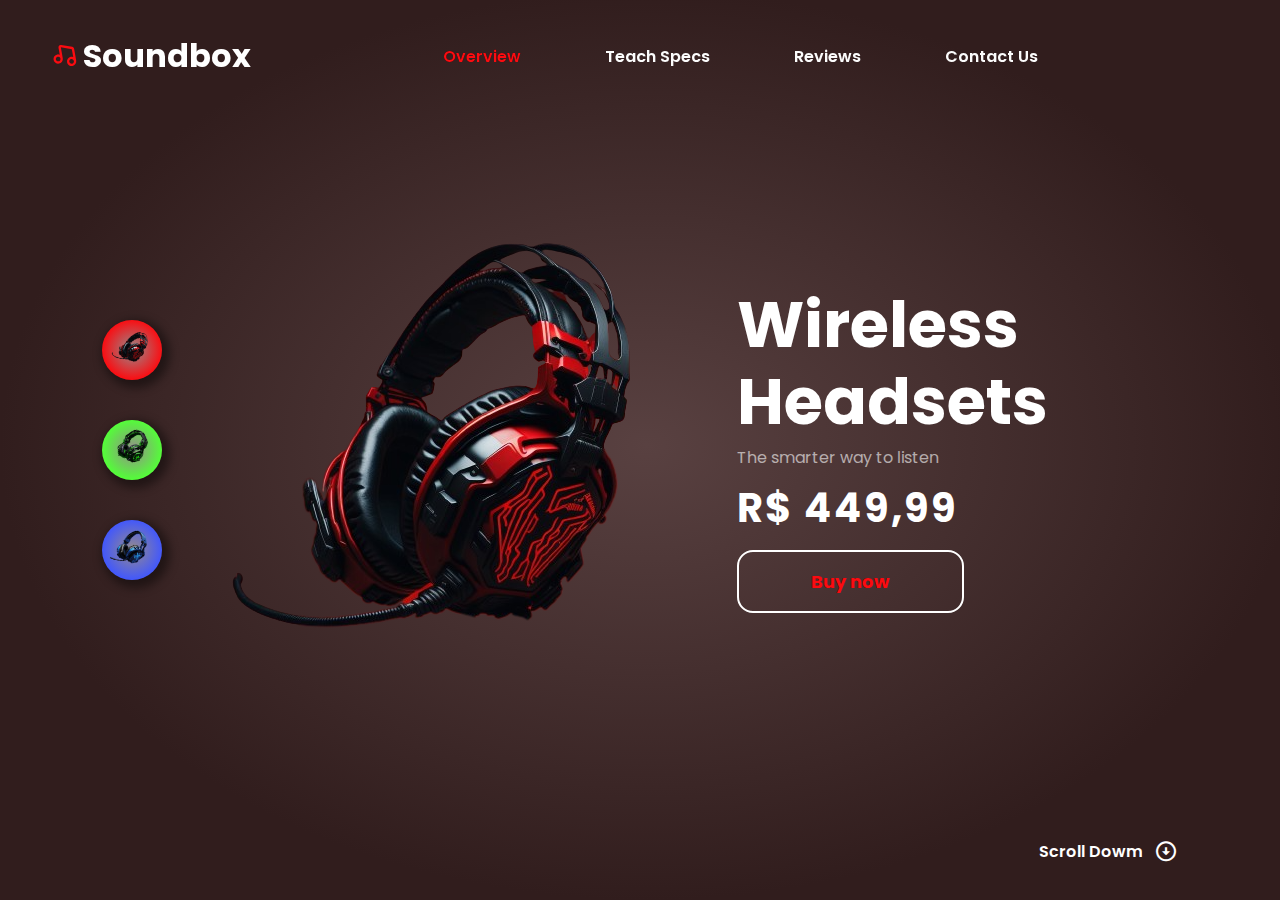
<file: headphone/index.html>
<!DOCTYPE html>
<html lang="pt-br">

<head>
    <meta charset="UTF-8">
    <meta name="viewport" content="width=device-width, initial-scale=1.0">
    <link rel="stylesheet" href="style.css">
    <link rel="stylesheet" href="https://cdn.jsdelivr.net/npm/boxicons@latest/css/boxicons.min.css">
    <link rel="stylesheet" href="https://unpkg.com/boxicons@latest/css/boxicons.min.css">
    <script defer src="script.js"></script>
    <title>Headphone responsive</title>
</head>

<body>
    <!-- header design -->
    <header>
        <a href="#" class="logo"><i class='bx bx-music'></i>Soundbox</a>
        <ul class="navbar">
            <li><a href="#" class="active">Overview</a></li>
            <li><a href="#">Teach Specs</a></li>
            <li><a href="#">Reviews</a></li>
            <li><a href="#">Contact Us</a></li>
        </ul>

        <div class="header-icons">
            <i class="bx bx-cart" id="cart-icon"></i>
            <i class="bx bx-menu" id="menu-icon"></i>
        </div>
    </header>

    <!-- section home -->
    <section class="home">
        <div class="home-img">
            <img src="img/red.png" id="one" alt="red headset">
        </div>

        <div class="home-text">
            <h1>Wireless <br> Headsets </h1>
            <h5>The smarter way to listen</h5>
            <h3>R$ 449,99</h3>
            <a href="#" class="btn">Buy now</a>
        </div>

        <div class="main">
            <div class="row row1">
                <li><img src="img/red.png" alt="red headset icon"
                        onclick="slider1('img/red.png')"></li>
            </div>

            <div class="row row2">
                <li><img src="img/green.png" alt="green headset icon"
                        onclick="slider2('img/green.png')"></li>
            </div>
            <div class="row row3">
                <li><img src="img/blue.png" alt="blue headset icon"
                        onclick="slider3('img/blue.png')"></li>
            </div>
        </div>

        <a href="#" class="bottom">Scroll Dowm<i class="bx bx-down-arrow-circle"></i></a>
    </section>
</body>

</html>
</file>
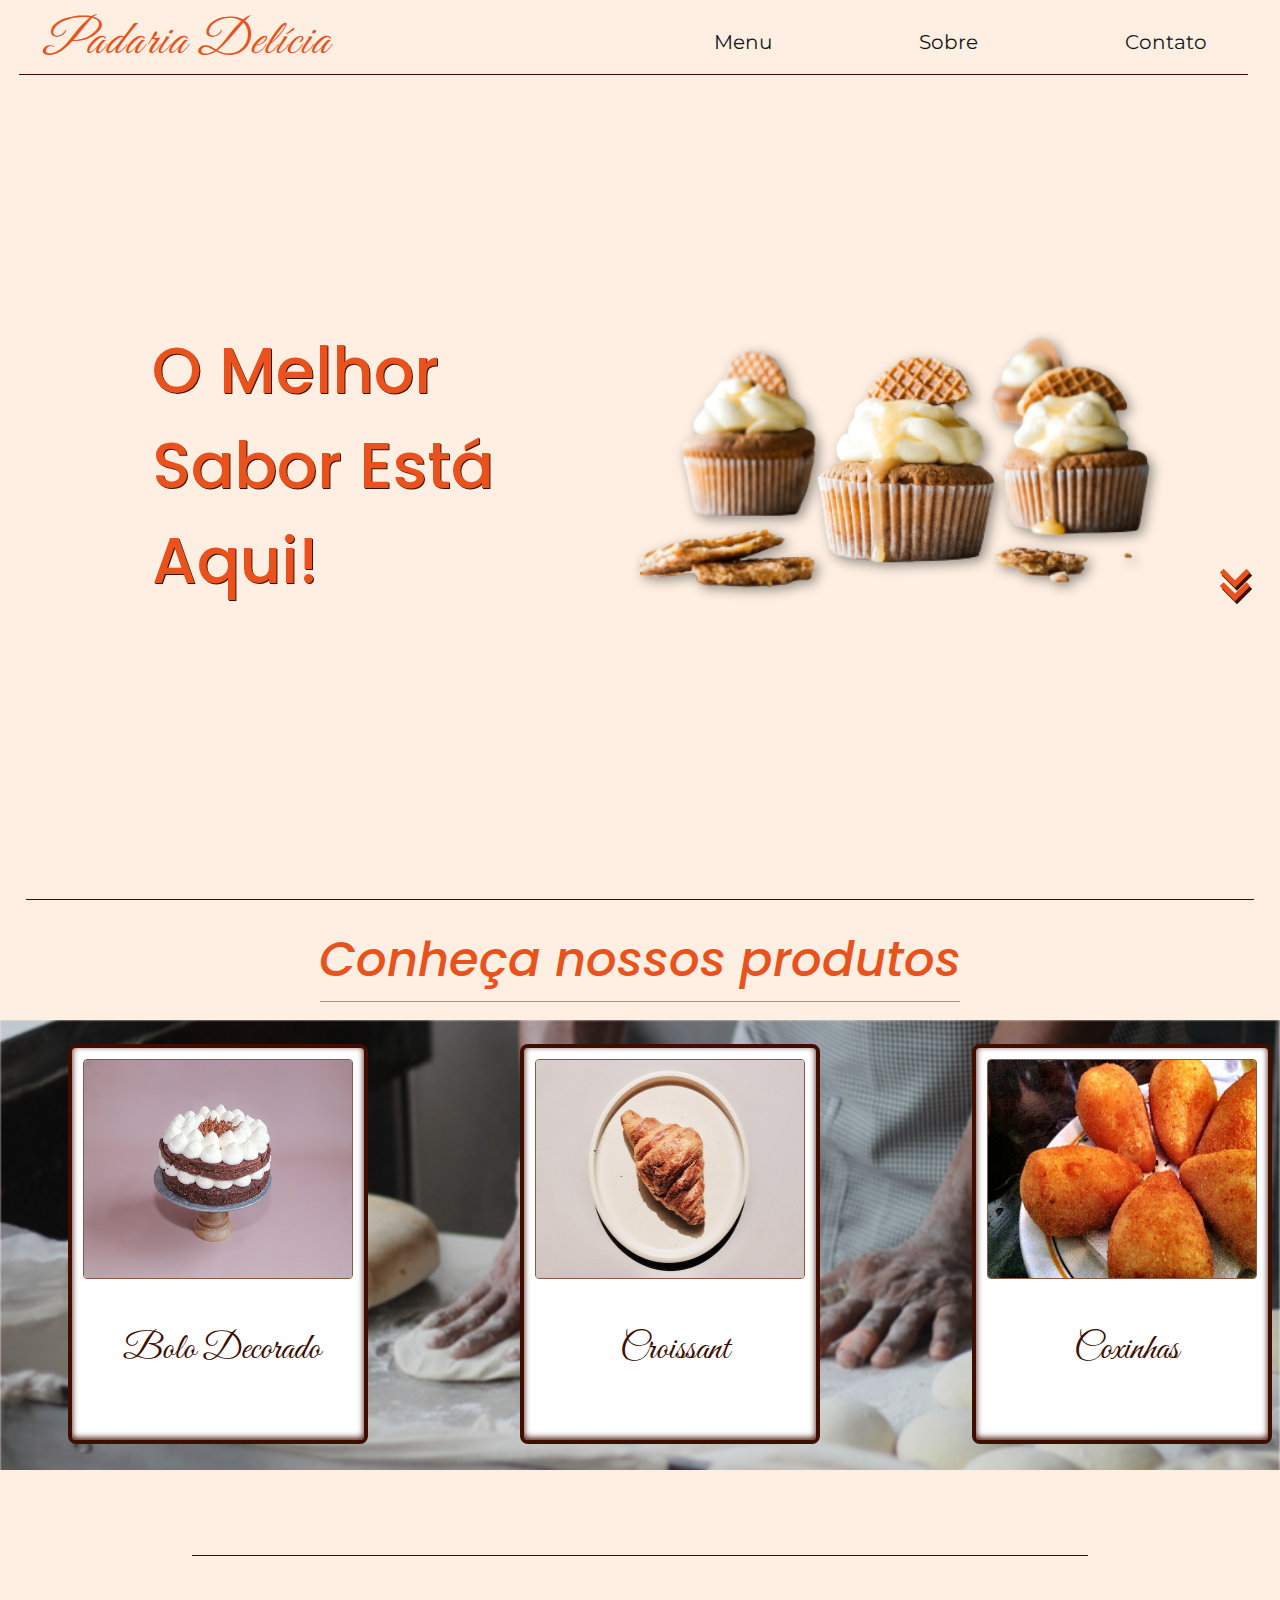
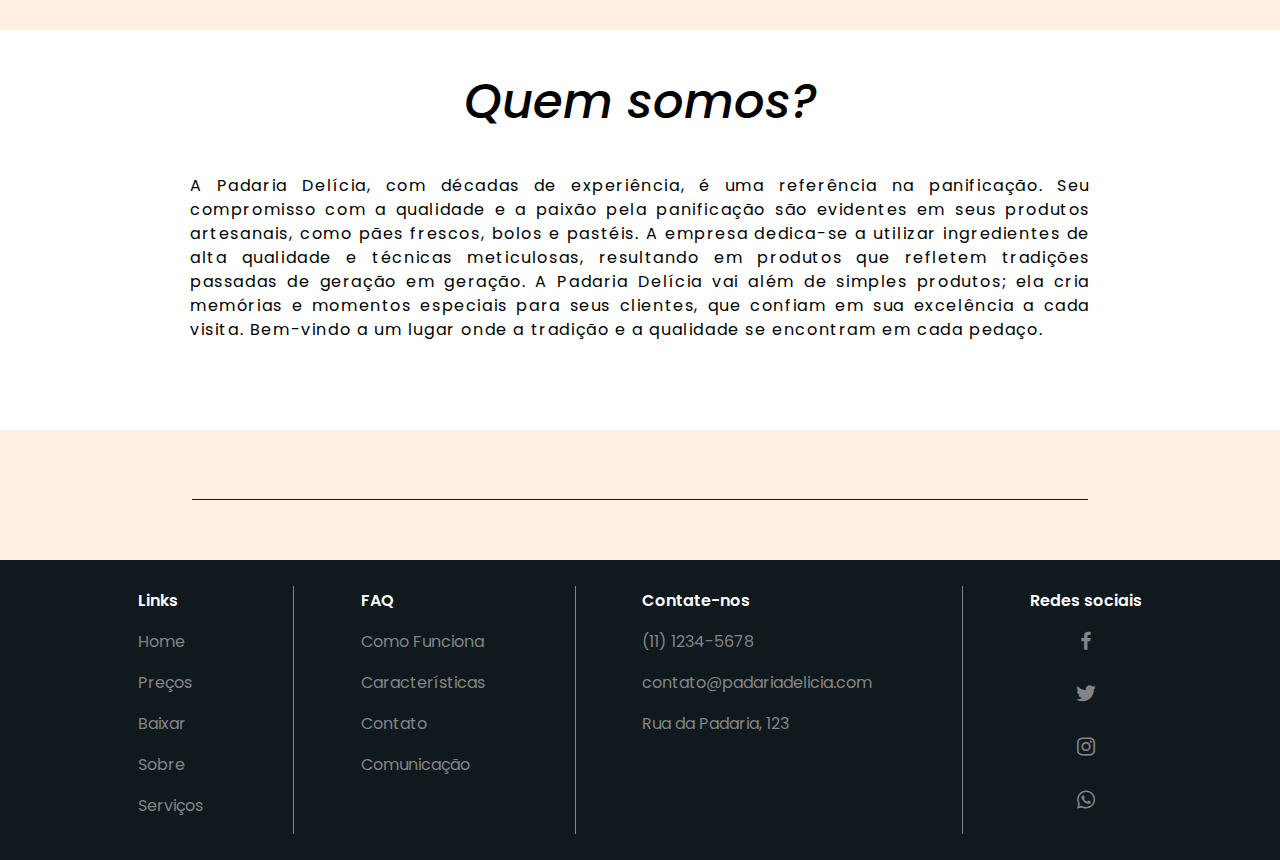
<file: lp-padaria/index.html>
<!DOCTYPE html>
<html lang="pt-br">

<head>
    <meta charset="UTF-8">
    <meta name="viewport" content="width=device-width, initial-scale=1.0">
    <meta http-equiv="X-UA-Compatible" content="ie=edge">
    <meta name="description" content="Padaria O Melhor Sabor Está Aqui!">
    <link rel="stylesheet" href="style.css">
    <link rel="stylesheet" href="https://cdn.jsdelivr.net/npm/boxicons@latest/css/boxicons.min.css">
    <script defer src="main.js"></script>
    <title>LP - Padaria</title>
</head>

<body>
    <header>
        <nav class="header-nav">
            <h1 href="#" class="logo">Padaria Delícia</h1>
            <ul class="hd-navlist">
                <li><a href="#menu">Menu</a></li>
                <li><a href="#sobre">Sobre</a></li>
                <li><a href="#contato">Contato</a></li>
            </ul>
        </nav>
    </header>
    <main>

        <!-- hero -->

        <section class="hero">
            <section class="hero-txt">
                <h1>O Melhor Sabor Está Aqui!</h1>
            </section>
            <section class="hero-img">
                <img src="assets/bolinhos.png" alt="bolinhos">
            </section>
            <i class='bx bx-chevrons-down' id="btnScroll"></i>
        </section>

        <!-- menu -->

        <section id="menu">
            <h1>Conheça nossos produtos</h1>
            <section class="menu-conteiner">
                <section class="carrossel">
                    <section class="card">
                        <img src="assets/bolo.jpg" alt="bolinhos">
                        <h2>Bolo Decorado</h2>
                    </section>
                    <section class="card">
                        <img src="assets/croissant.jpg" alt="croissant">
                        <h2>Croissant</h2>
                    </section>
                    <section class="card">
                        <img src="assets/coxinhas.jpg" alt="coxinhas">
                        <h2>Coxinhas</h2>
                    </section>
                    <section class="card">
                        <img src="assets/pao-com-mortadela.jpg" alt="pão com mortadela">
                        <h2>Pão com Mortadela</h2>
                    </section>
                    <section class="card">
                        <img src="assets/pao-de-queijo.jpg" alt="pão de queijo">
                        <h2>Pão de Queijo</h2>
                    </section>
                    <section class="card">
                        <img src="assets/biscoitos.jpg" alt="biscoitos">
                        <h2>Biscoito Artesanal</h2>
                    </section>
                </section>
            </section>
        </section>

        <!-- sobre -->

        <section id="sobre">
            <section class="sobre-container">
                <h1>Quem somos?</h1>
                <p>A Padaria Delícia, com décadas de experiência, é uma referência na panificação. Seu compromisso com a
                    qualidade e a paixão pela panificação são evidentes em seus produtos artesanais, como pães frescos,
                    bolos e pastéis. A empresa dedica-se a utilizar ingredientes de alta qualidade e técnicas
                    meticulosas, resultando em produtos que refletem tradições passadas de geração em geração. A Padaria
                    Delícia vai além de simples produtos; ela cria memórias e momentos especiais para seus clientes, que
                    confiam em sua excelência a cada visita. Bem-vindo a um lugar onde a tradição e a qualidade se
                    encontram em cada pedaço.</p>
            </section>
        </section>
    </main>

    <!-- contato -->

    <footer id="contato">
        <nav class="footer-nav">
            
            <section class="links">
                <ul class="ft-navlist">
                    <li>
                        <h4>Links</h4>
                    </li>
                    <li><a href="#">Home</a></li>
                    <li><a href="#">Preços</a></li>
                    <li><a href="#">Baixar</a></li>
                    <li><a href="#">Sobre</a></li>
                    <li><a href="#">Serviços</a></li>
                </ul>

                <ul class="ft-navlist">
                    <li>
                        <h4>FAQ</h4>
                    </li>
                    <li><a href="#">Como Funciona</a></li>
                    <li><a href="#">Características</a></li>
                    <li><a href="#">Contato</a></li>
                    <li><a href="#">Comunicação</a></li>
                </ul>
                <ul class="ft-navlist">
                    <li>
                        <h4>Contate-nos</h4>
                    </li>
                    <li><a href="#">(11) 1234-5678</a></li>
                    <li><a href="#">contato@padariadelicia.com</a></li>
                    <li><a href="#">Rua da Padaria, 123</a></li>
                </ul>
                <ul class="ft-navlist redes-sociais">
                    <li>
                        <h4>Redes sociais</h4>
                    </li>
                    <section class="redes-conteiner">
                        <li><a href="#"><i class='bx bxl-facebook'></i></a></li>
                        <li><a href="#"><i class='bx bxl-twitter'></i></a></li>
                        <li><a href="#"><i class='bx bxl-instagram'></i></a></li>
                        <li><a href="#"><i class='bx bxl-whatsapp'></i></a></li>
                    </section>
                </ul>
            </section>
            </nav>
    </footer>
</body>

</html>
</file>
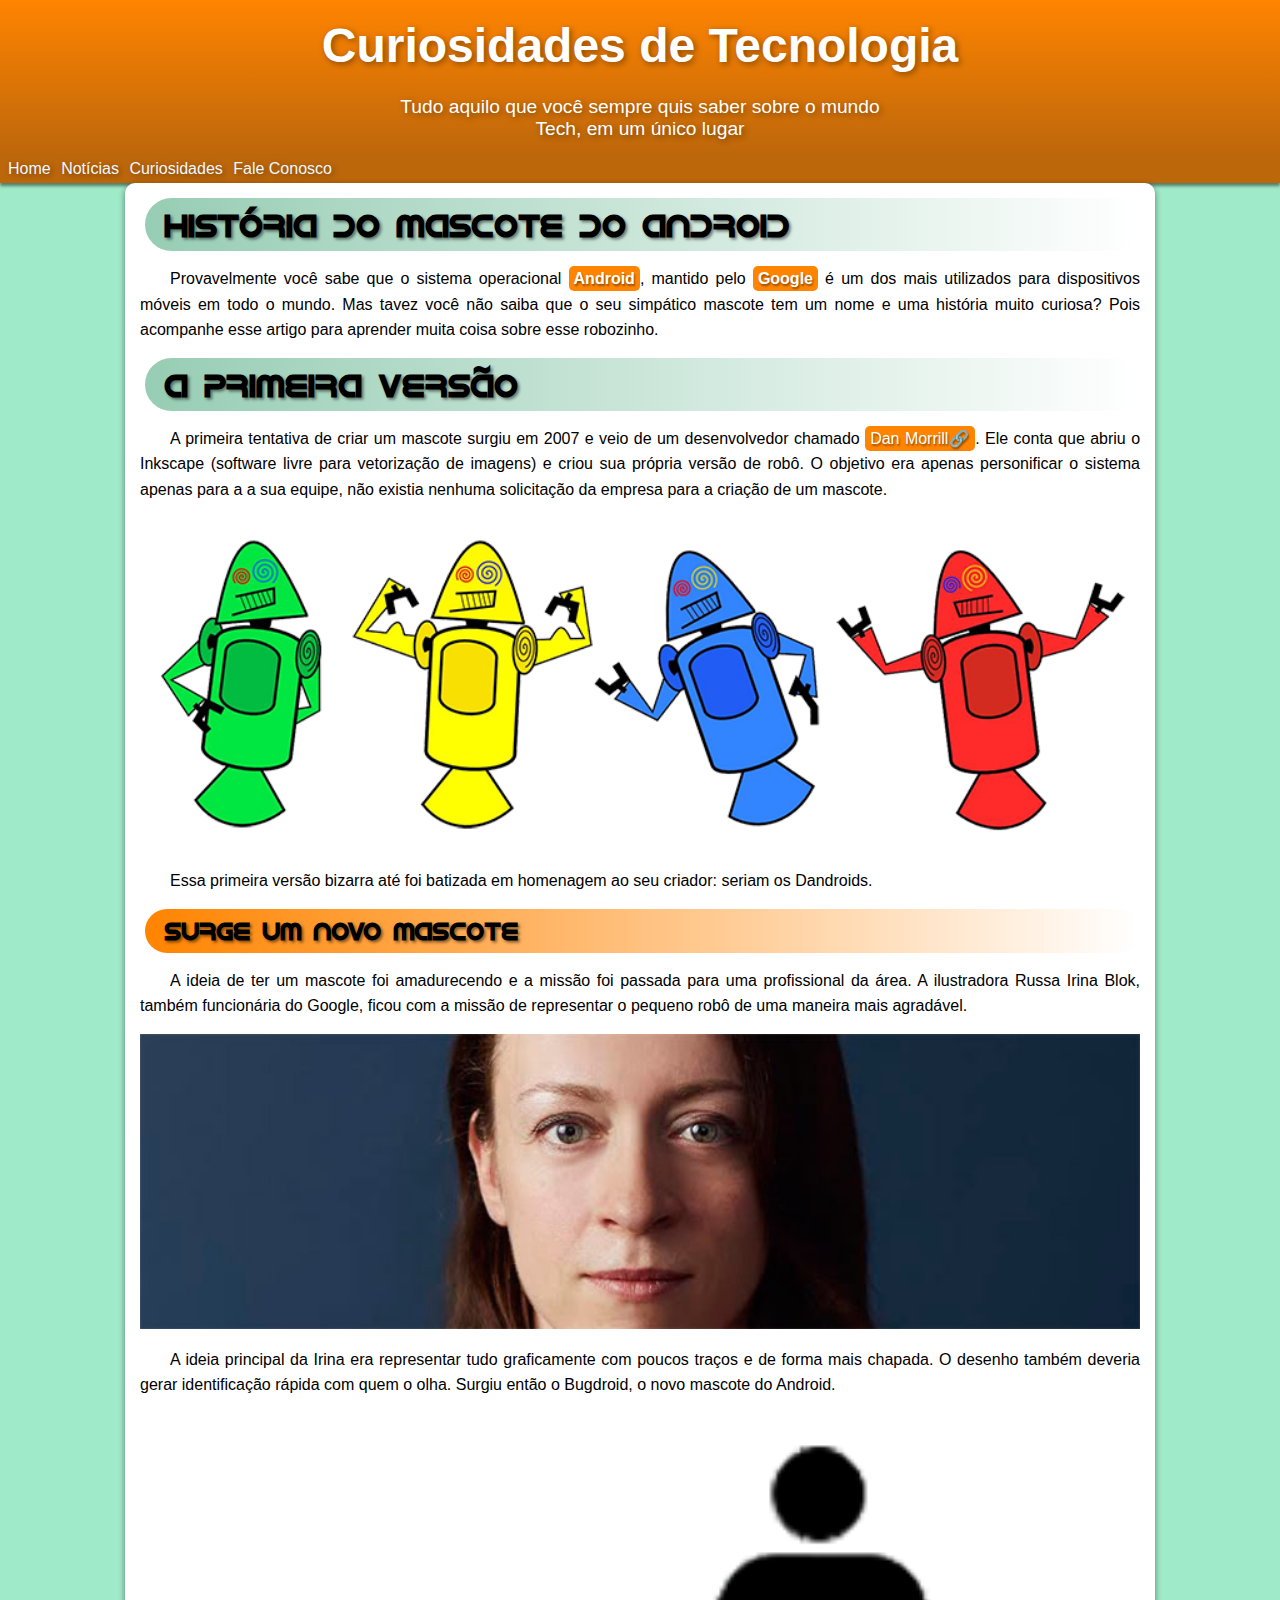
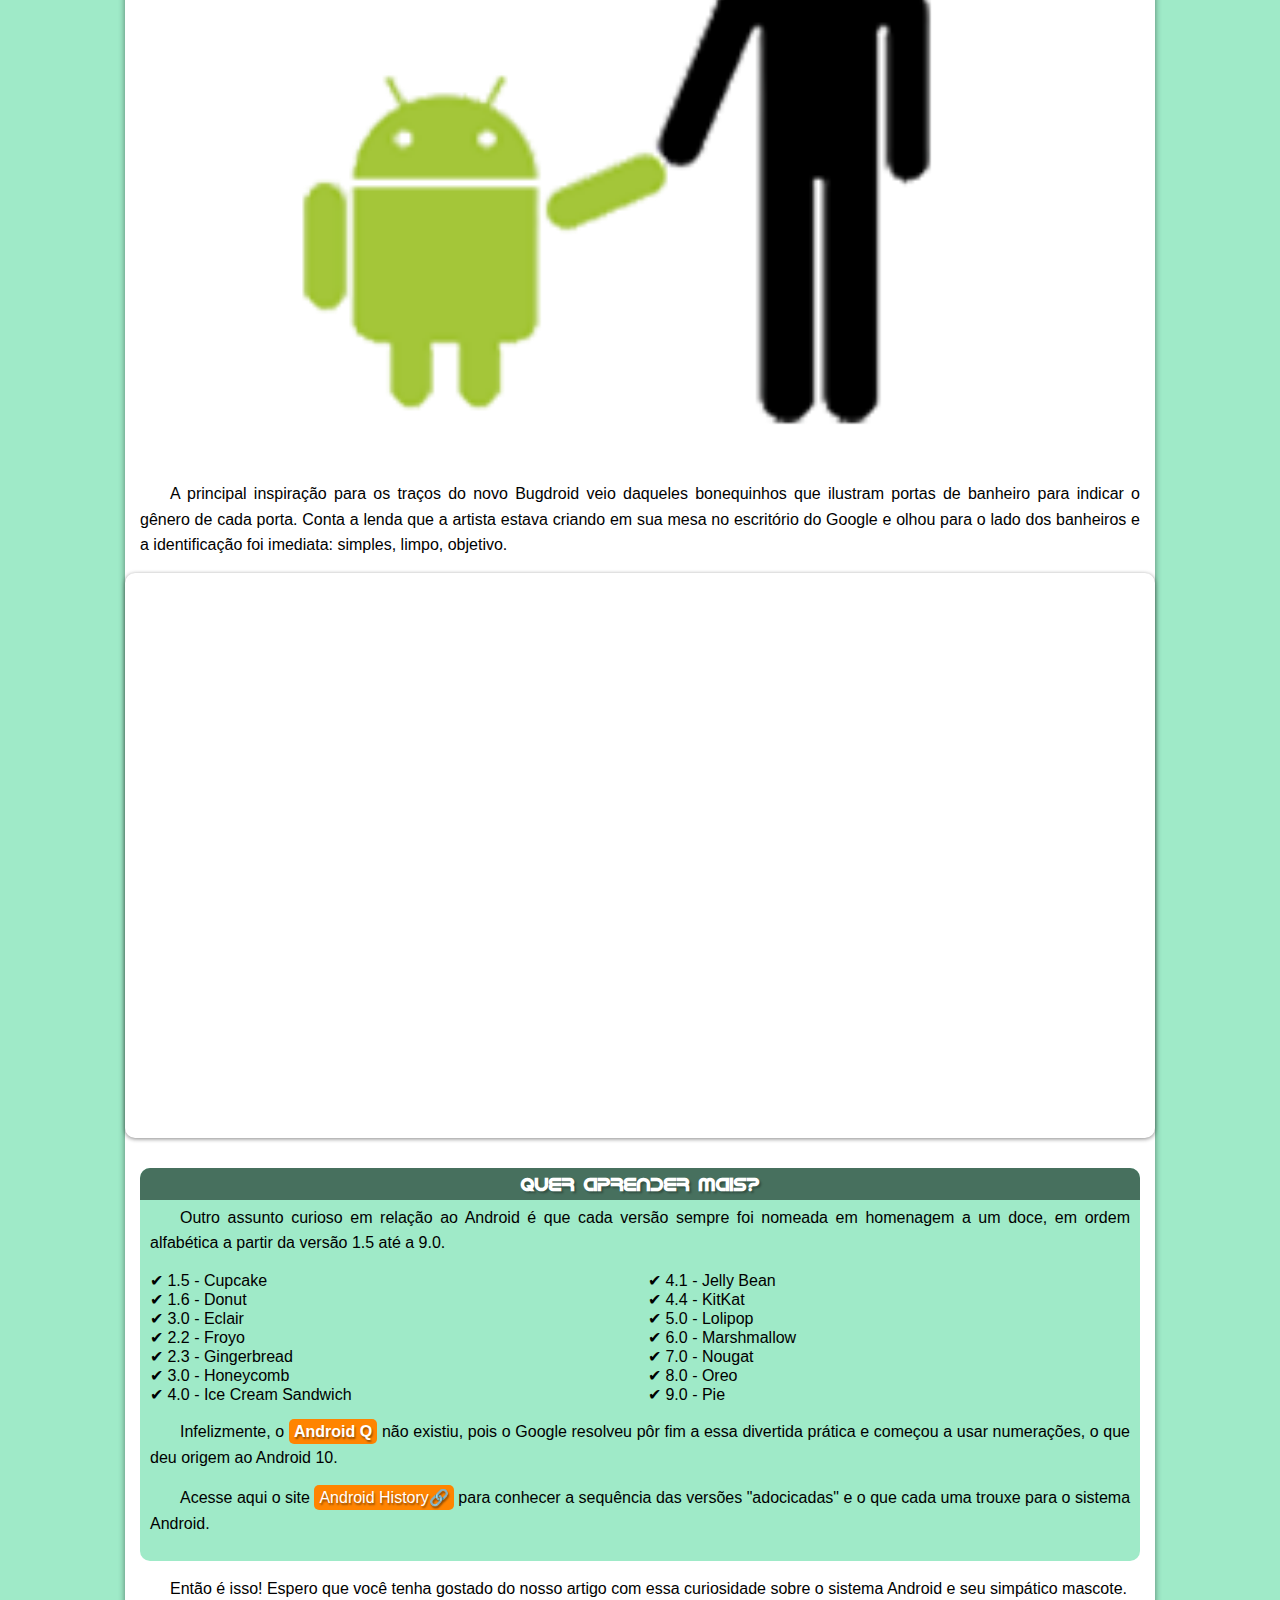
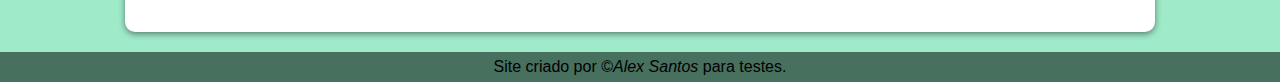
<file: projeto-android/index.html>
<!DOCTYPE html>
<html lang="pt-BR">

<head>
    <meta charset="UTF-8">
    <meta name="viewport" content="width=device-width, initial-scale=1.0">
    <title>Curiosidade de tecnologia</title>
    <link rel="stylesheet" href="style.css">
    <link rel="shortcut icon" href="imagens/favicon.ico" type="image/x-icon">
</head>

<body>
    <header>
        <h1>Curiosidades de Tecnologia</h1>
        <p>Tudo aquilo que você sempre quis saber sobre o mundo Tech, em um único lugar</p>
    </header>
    <nav>
        <a href="#">Home</a>
        <a href="#">Notícias</a>
        <a href="#">Curiosidades</a>
        <a href="#">Fale Conosco</a>
    </nav>

    <main>
        <article>

            <h1>História do Mascote do Android</h1>

            <p>Provavelmente você sabe que o sistema operacional <strong>Android</strong>, mantido pelo <strong>Google</strong> é um dos mais utilizados
                para dispositivos móveis em todo o mundo. Mas tavez você não saiba que o seu simpático mascote tem um
                nome e uma história muito curiosa? Pois acompanhe esse artigo para aprender muita coisa sobre esse
                robozinho.</p>

            <h1>A primeira versão</h1>

            <p>A primeira tentativa de criar um mascote surgiu em 2007 e veio de um desenvolvedor chamado <a href="https://androidcommunity.com/dan-morrill-shows-us-the-android-mascot-that-almost-was-20130103/" target="_blank">Dan Morrill</a>.
                Ele conta que abriu o Inkscape (software livre para vetorização de imagens) e criou sua própria versão
                de robô. O objetivo era apenas personificar o sistema apenas para a a sua equipe, não existia nenhuma
                solicitação da empresa para a criação de um mascote.</p>
            <picture>
                <source media="(max-width: 600px)" srcset="imagens/dan-droids-pq.png">
                <img src="imagens/dan-droids.png" alt="dan-droids">
            </picture>
        
            <p>Essa primeira versão bizarra até foi batizada em homenagem ao seu criador: seriam os Dandroids.</p>

            <h2>Surge um novo mascote</h2>

            <p>A ideia de ter um mascote foi amadurecendo e a missão foi passada para uma profissional da área. A
                ilustradora Russa Irina Blok, também funcionária do Google, ficou com a missão de representar o pequeno
                robô de uma maneira mais agradável.</p>
                <picture>
                    <source media="(max-width: 800px)" srcset="imagens/irina-blok-pq.jpg">
                    <img src="imagens/irina-blok.jpg" alt="irina-blok">
                </picture>

            <p>A ideia principal da Irina era representar tudo graficamente com poucos traços e de forma mais chapada. O
                desenho também deveria gerar identificação rápida com quem o olha. Surgiu então o Bugdroid, o novo
                mascote do Android.</p>
                
                <img src="imagens/bugdroid.png" alt="bugdroid"> 

            <p>A principal inspiração para os traços do novo Bugdroid veio daqueles bonequinhos que ilustram portas de
                banheiro para indicar o gênero de cada porta. Conta a lenda que a artista estava criando em sua mesa no
                escritório do Google e olhou para o lado dos banheiros e a identificação foi imediata: simples, limpo,
                objetivo.</p>

            <div class="video">
                <iframe width="560" height="315" src="https://www.youtube.com/embed/l2UDgpLz20M"
                    title="YouTube video player" frameborder="0"
                    allow="accelerometer; autoplay; clipboard-write; encrypted-media; gyroscope; picture-in-picture; web-share"
                    allowfullscreen></iframe>
            </div>

            <aside>
                <h3>Quer aprender mais?</h3>

                <p>Outro assunto curioso em relação ao Android é que cada versão sempre foi nomeada em homenagem a um
                    doce, em ordem alfabética a partir da versão 1.5 até a 9.0.</p>

                <ul>
                    <li>1.5 - Cupcake</li>
                    <li>1.6 - Donut</li>
                    <li>3.0 - Eclair</li>
                    <li>2.2 - Froyo</li>
                    <li>2.3 - Gingerbread</li>
                    <li>3.0 - Honeycomb</li>
                    <li>4.0 - Ice Cream Sandwich</li>
                    <li>4.1 - Jelly Bean</li>
                    <li>4.4 - KitKat</li>
                    <li>5.0 - Lolipop</li>
                    <li>6.0 - Marshmallow</li>
                    <li>7.0 - Nougat</li>
                    <li>8.0 - Oreo</li>
                    <li>9.0 - Pie</li>
                </ul>

                <p>Infelizmente, o <strong>Android Q</strong> não existiu, pois o Google resolveu pôr fim a essa divertida prática e
                    começou a usar numerações, o que deu origem ao Android 10.</p>

                <p>Acesse aqui o site <a href="https://www.android.com/" target="_blank">Android History</a> para conhecer a sequência das versões "adocicadas" e o que cada
                    uma trouxe para o sistema Android.</p>
            </aside>

            <p>Então é isso! Espero que você tenha gostado do nosso artigo com essa curiosidade sobre o sistema Android
                e seu simpático mascote.</p>
        </article>

    </main>
    <footer>
        Site criado por &copy;<em>Alex Santos</em> para testes.
    </footer>
</body>

</html>
</file>
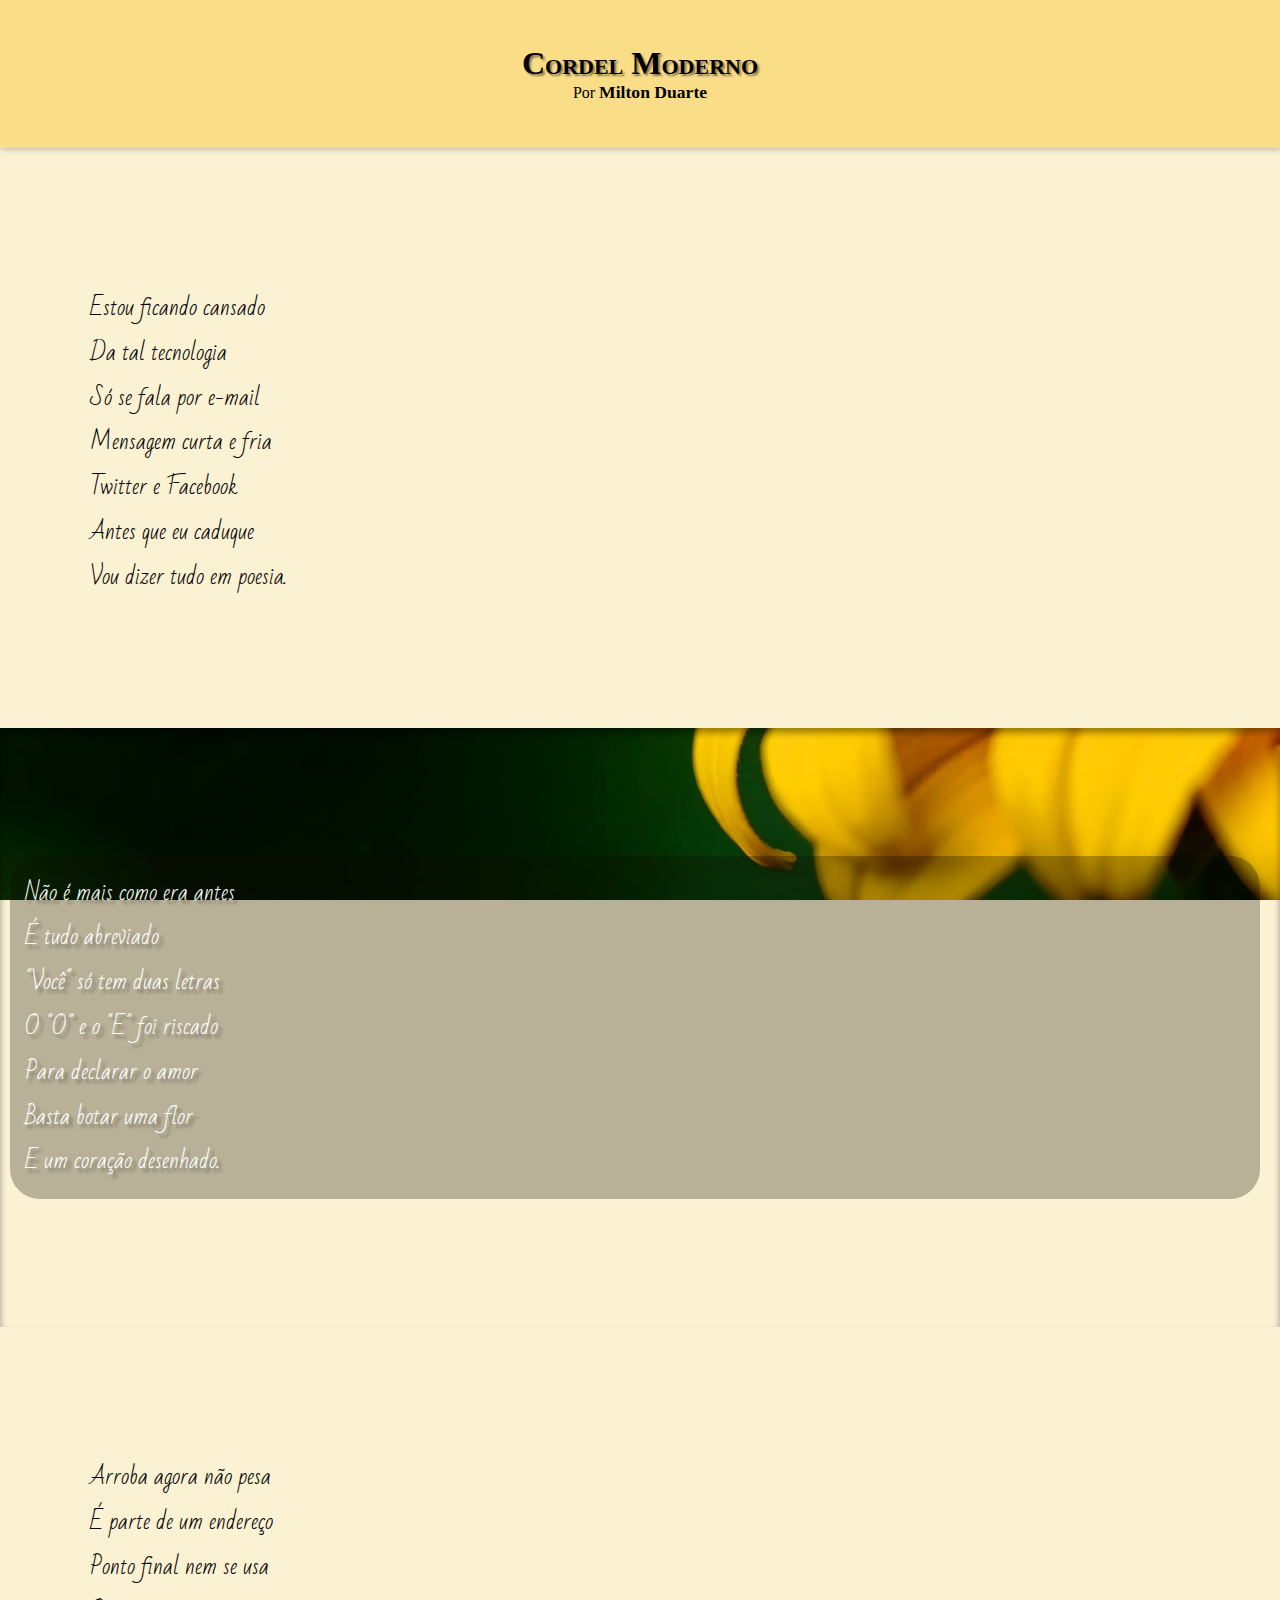
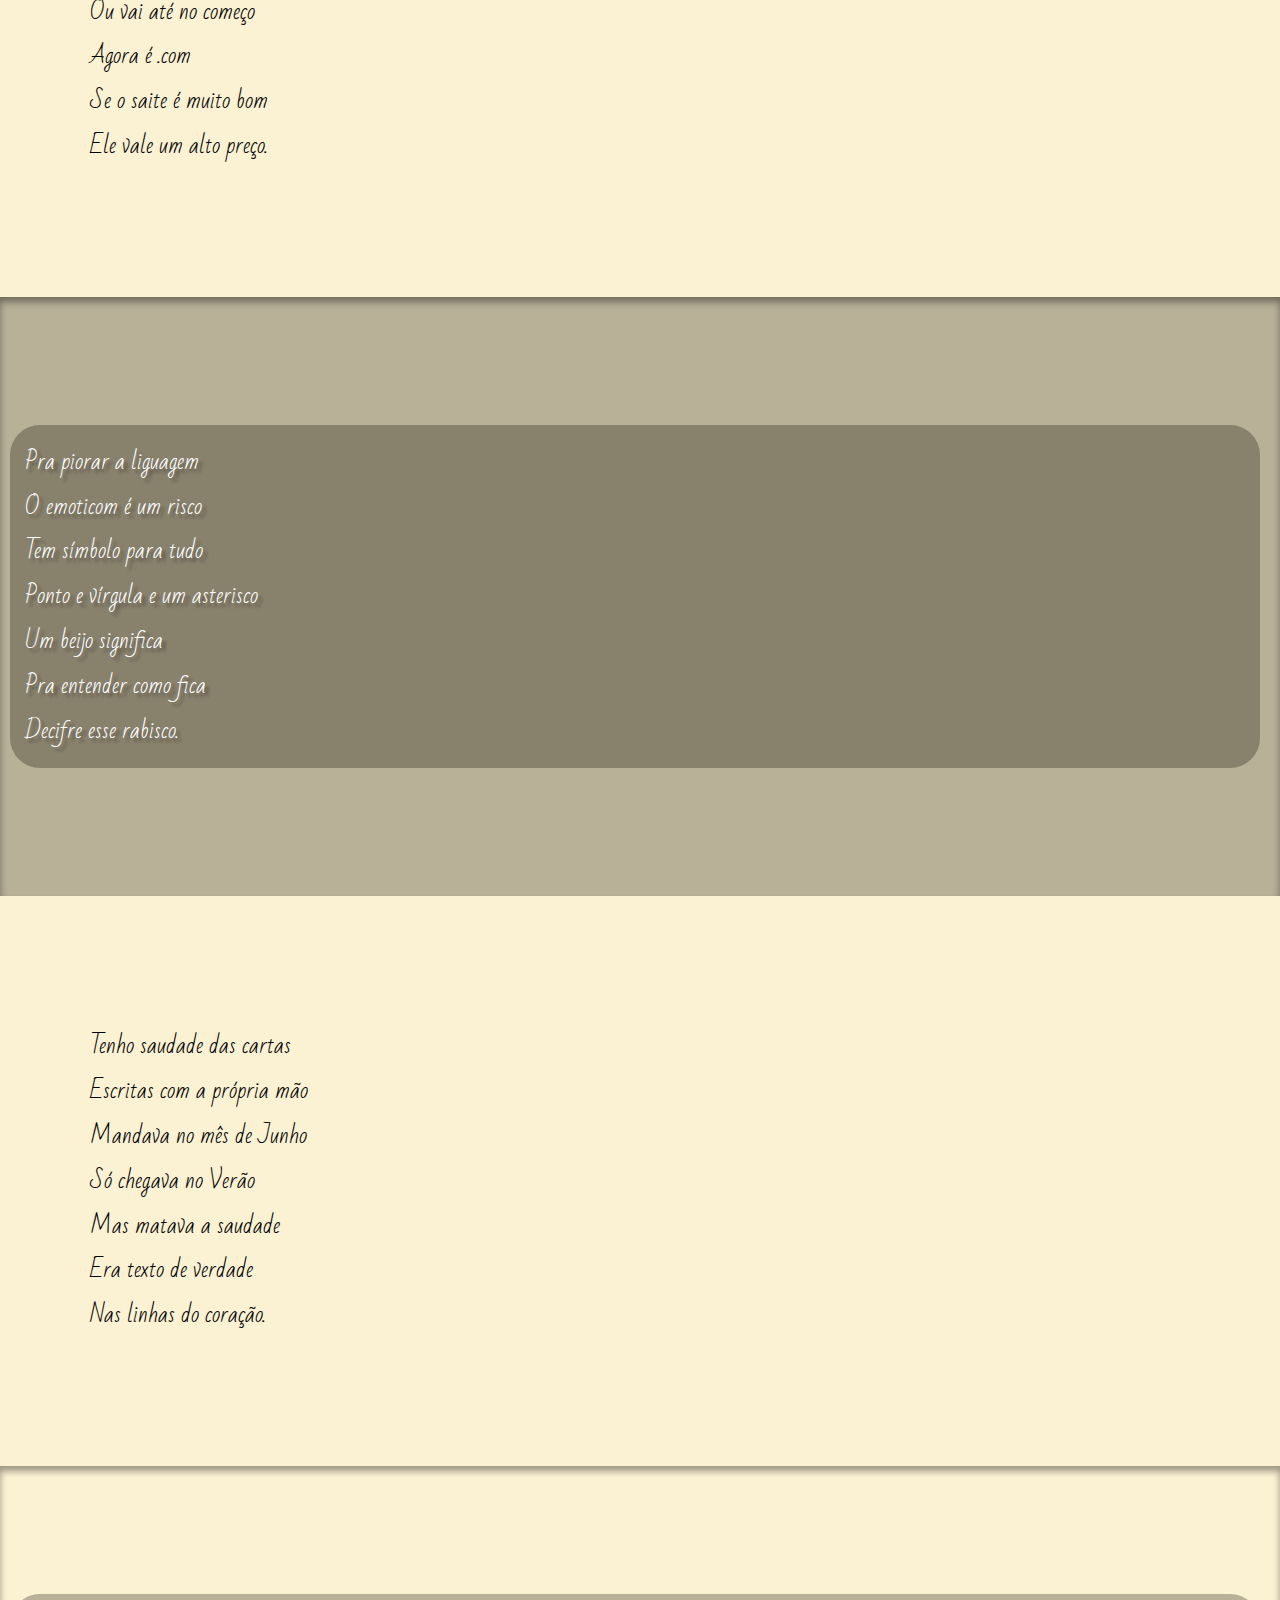
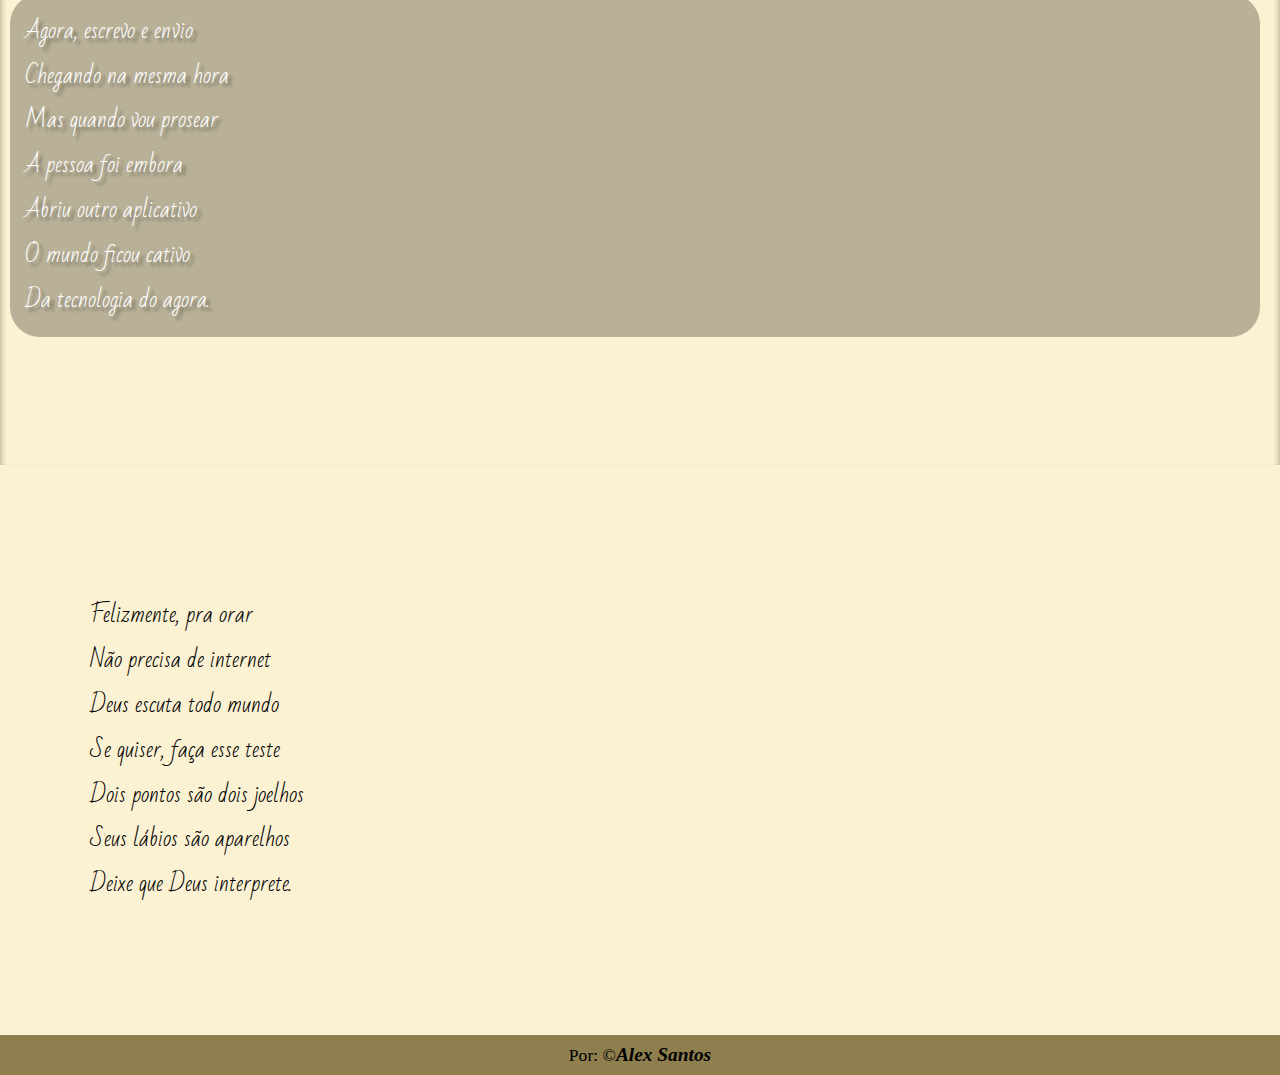
<file: projeto-cordel/index.html>
<!DOCTYPE html>
<html lang="pt-br">

<head>
    <meta charset="UTF-8">
    <meta name="viewport" content="width=device-width, initial-scale=1.0">
    <link rel="stylesheet" href="style.css">
    <title>Projeto Cordel</title>
</head>

<body>
    <header>
        <h1>Cordel Moderno</h1>
        <p>Por <a href="https://www.recantodasletras.com.br/poesias/3186743" target="_blank">Milton Duarte</a></p>
    </header>

    <section class="normal">
        <p>
            Estou ficando cansado<br>
            Da tal tecnologia<br>
            Só se fala por e-mail<br>
            Mensagem curta e fria<br>
            Twitter e Facebook<br>
            Antes que eu caduque<br>
            Vou dizer tudo em poesia.<br>
        </p>
    </section>



    <section class="imagem" id="img01">
    <p>
            Não é mais como era antes<br>
            É tudo abreviado<br>
            "Você" só tem duas letras<br>
            O "O" e o "E" foi riscado<br>
            Para declarar o amor<br>
            Basta botar uma flor<br>
            E um coração desenhado.<br>
        </p>
    </section>



    <section class="normal">
        <p>
            Arroba agora não pesa<br>
            É parte de um endereço<br>
            Ponto final nem se usa<br>
            Ou vai até no começo<br>
            Agora é .com<br>
            Se o saite é muito bom<br>
            Ele vale um alto preço.<br>
        </p>
    </section>

    <section class="imagem" id="img02">
        <p>
            Pra piorar a liguagem<br>
            O emoticom é um risco<br>
            Tem símbolo para tudo<br>
            Ponto e vírgula e um asterisco<br>
            Um beijo significa<br>
            Pra entender como fica<br>
            Decifre esse rabisco.<br>
        </p>
    </section>


    <section class="normal">
        <p>
            Tenho saudade das cartas<br>
            Escritas com a própria mão<br>
            Mandava no mês de Junho<br>
            Só chegava no Verão<br>
            Mas matava a saudade<br>
            Era texto de verdade<br>
            Nas linhas do coração.<br>
        </p>
    </section>

    <section class="imagem" id="img01">
        <p>
            Agora, escrevo e envio<br>
            Chegando na mesma hora<br>
            Mas quando vou prosear<br>
            A pessoa foi embora<br>
            Abriu outro aplicativo<br>
            O mundo ficou cativo<br>
            Da tecnologia do agora.<br>
        </p>
    </section>

    <section class="normal">
        <p>
            Felizmente, pra orar<br>
            Não precisa de internet<br>
            Deus escuta todo mundo<br>
            Se quiser, faça esse teste<br>
            Dois pontos são dois joelhos<br>
            Seus lábios são aparelhos<br>
            Deixe que Deus interprete.<br>
        </p>
    </section>
    <footer>
        <p>Por: &copy;<em><a href="https://github.com/alexsantos-dev" target="_blank">Alex Santos</a></em></p>
    </footer>
</body>

</html>
</file>
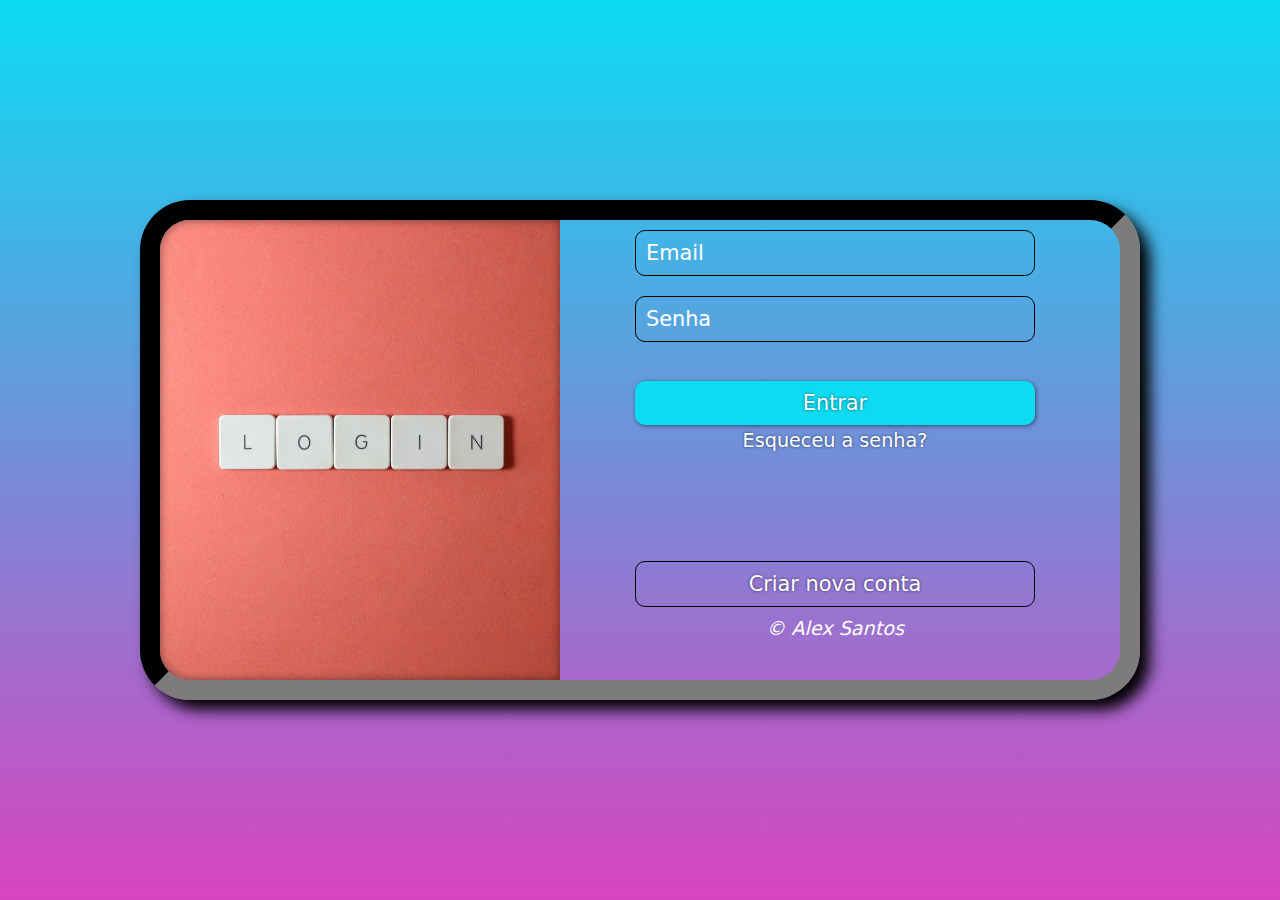
<file: projeto-login/index.html>
<!DOCTYPE html>
<html lang="pt-br">
<head>
    <meta charset="UTF-8">
    <meta name="viewport" content="width=device-width, initial-scale=1.0">
    <link rel="stylesheet" href="main.css">
    <link rel="stylesheet" href="devices.css">
    <title>Login</title>
</head>
<body>
    <main>
        <section id="login">
            <div id="imagem">
            </div>

            <div id="formulario">
                <form action="login.js" method="post">
                 <input type="email" placeholder="Email" name="uEmail" class="login" id="uEmail">
                 <input type="password" placeholder="Senha" name="uSenha"  class="login" id="uSenha"><br>
                 <button class="botao" id="entrar" onclick="login()">Entrar</button><br>
                 <a href="#" id="lostPass">Esqueceu a senha?</a><br>
                 <button class="botao" id="nConta">Criar nova conta</button>
                 <a href="https://github.com/alexsantos-dev/" id="ownGithub"><em>&COPY; Alex Santos</em></a>
                </form>
            </div>
        </section>
    </main>
    <script src="login.js"></script>
</body>
</html>
</file>
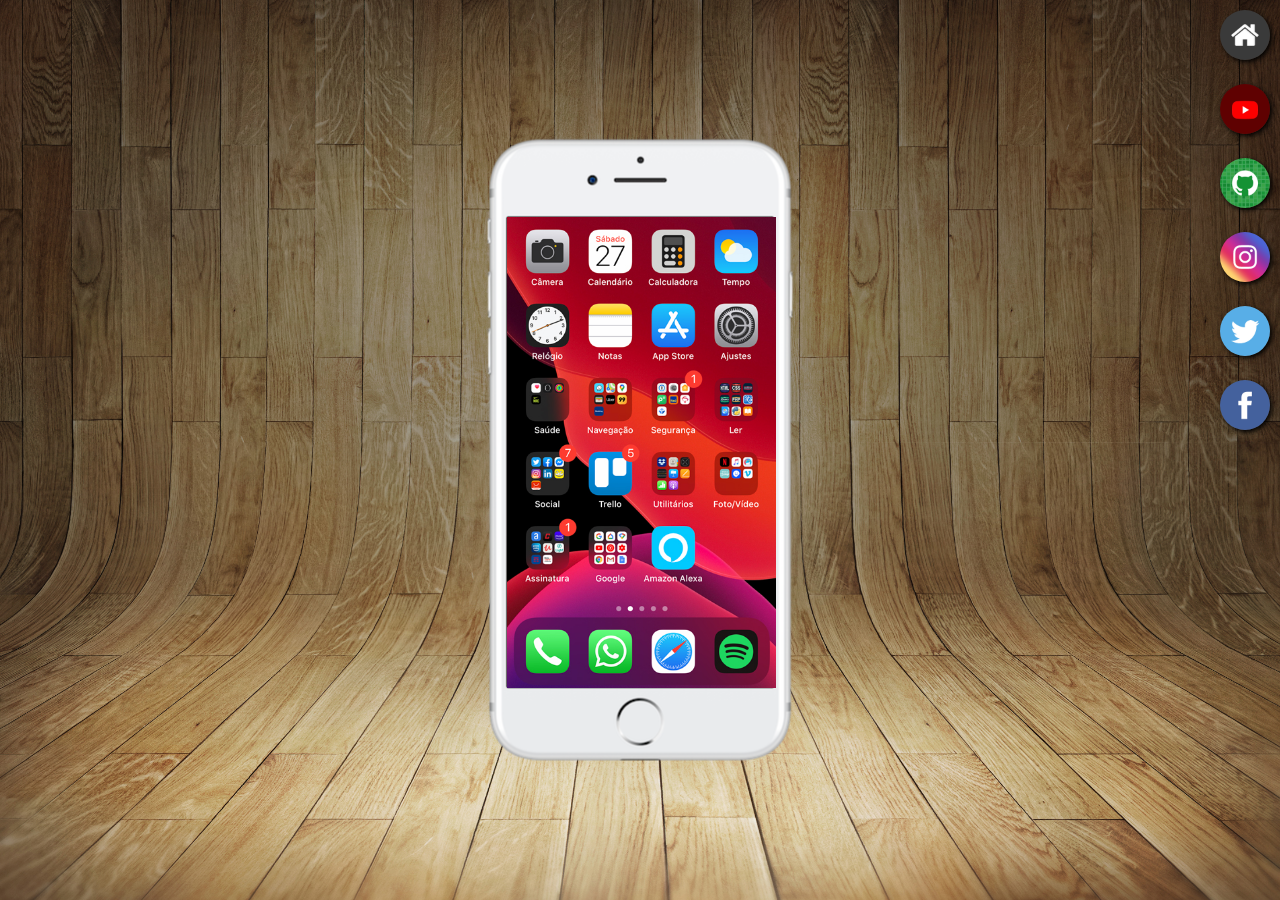
<file: projeto-socialweb/index.html>
<!DOCTYPE html>
<html lang="pt-br">
<head>
    <meta charset="UTF-8">
    <meta name="viewport" content="width=device-width, initial-scale=1.0">
    <link rel="stylesheet" href="style.css">
    <link rel="shortcut icon" href="favicon.ico" type="image/x-icon">
    <title>Social Page</title>
</head>
<body>
    <main>
        <section id="telefone">
            <iframe src="home.html" frameborder="0" name="tela" id="tela"></iframe>
        </section>

        <section id="redes-sociais">
            <nav>
                <a href="home.html" target="tela"><img src="imagens/logo-home.jpg" alt="home"></a><br>
                <a href="youtube.html" target="tela"><img src="imagens/logo-youtube.jpg" alt="youtube"></a><br>
                <a href="github.html" target="tela"><img src="imagens/logo-github.jpg" alt="github"></a><br>
                <a href="instagram.html" target="tela"><img src="imagens/logo-instagram.jpg" alt="instagram"></a><br>
                <a href="twitter.html" target="tela"><img src="imagens/logo-twitter.jpg" alt="twitter"></a><br>
                <a href="facebook.html" target="tela"><img src="imagens/logo-facebook.jpg" alt="facebook"></a>
            </nav>
        </section>
    </main>
</body>
</html>
</file>
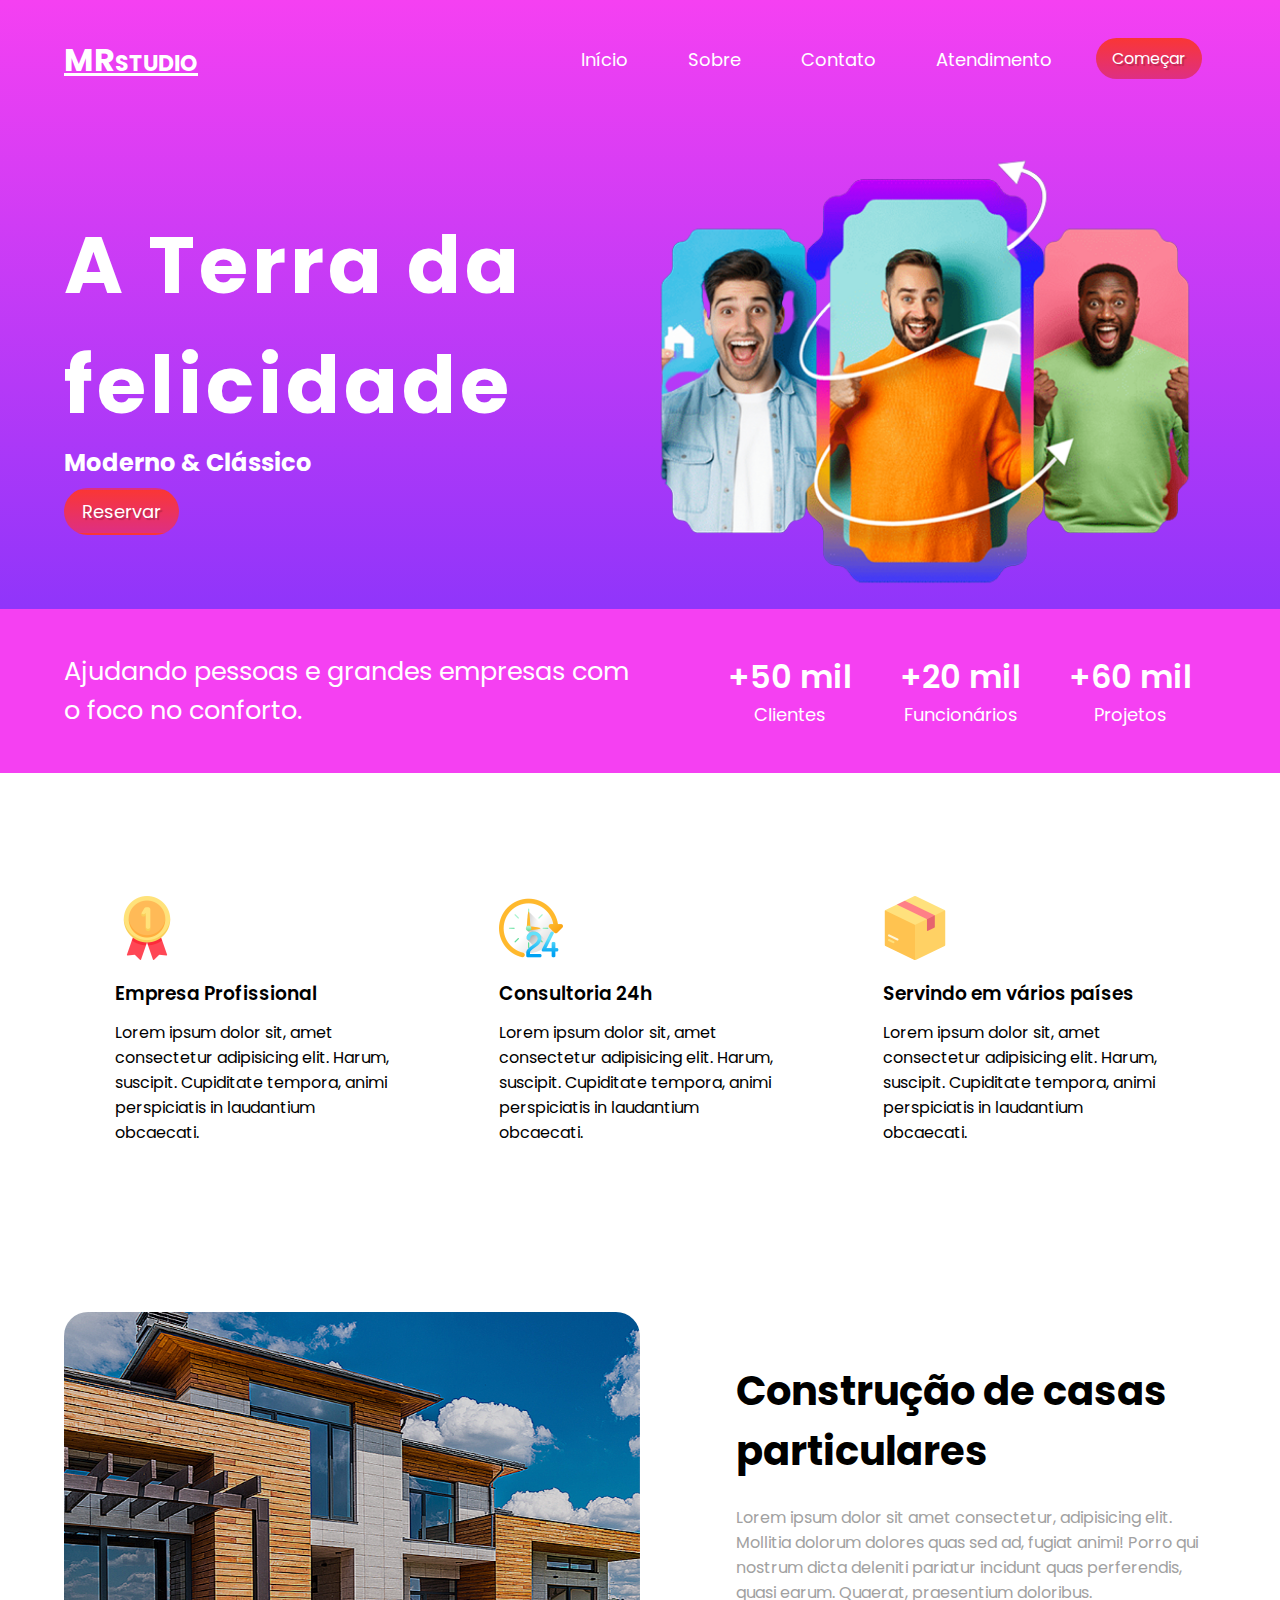
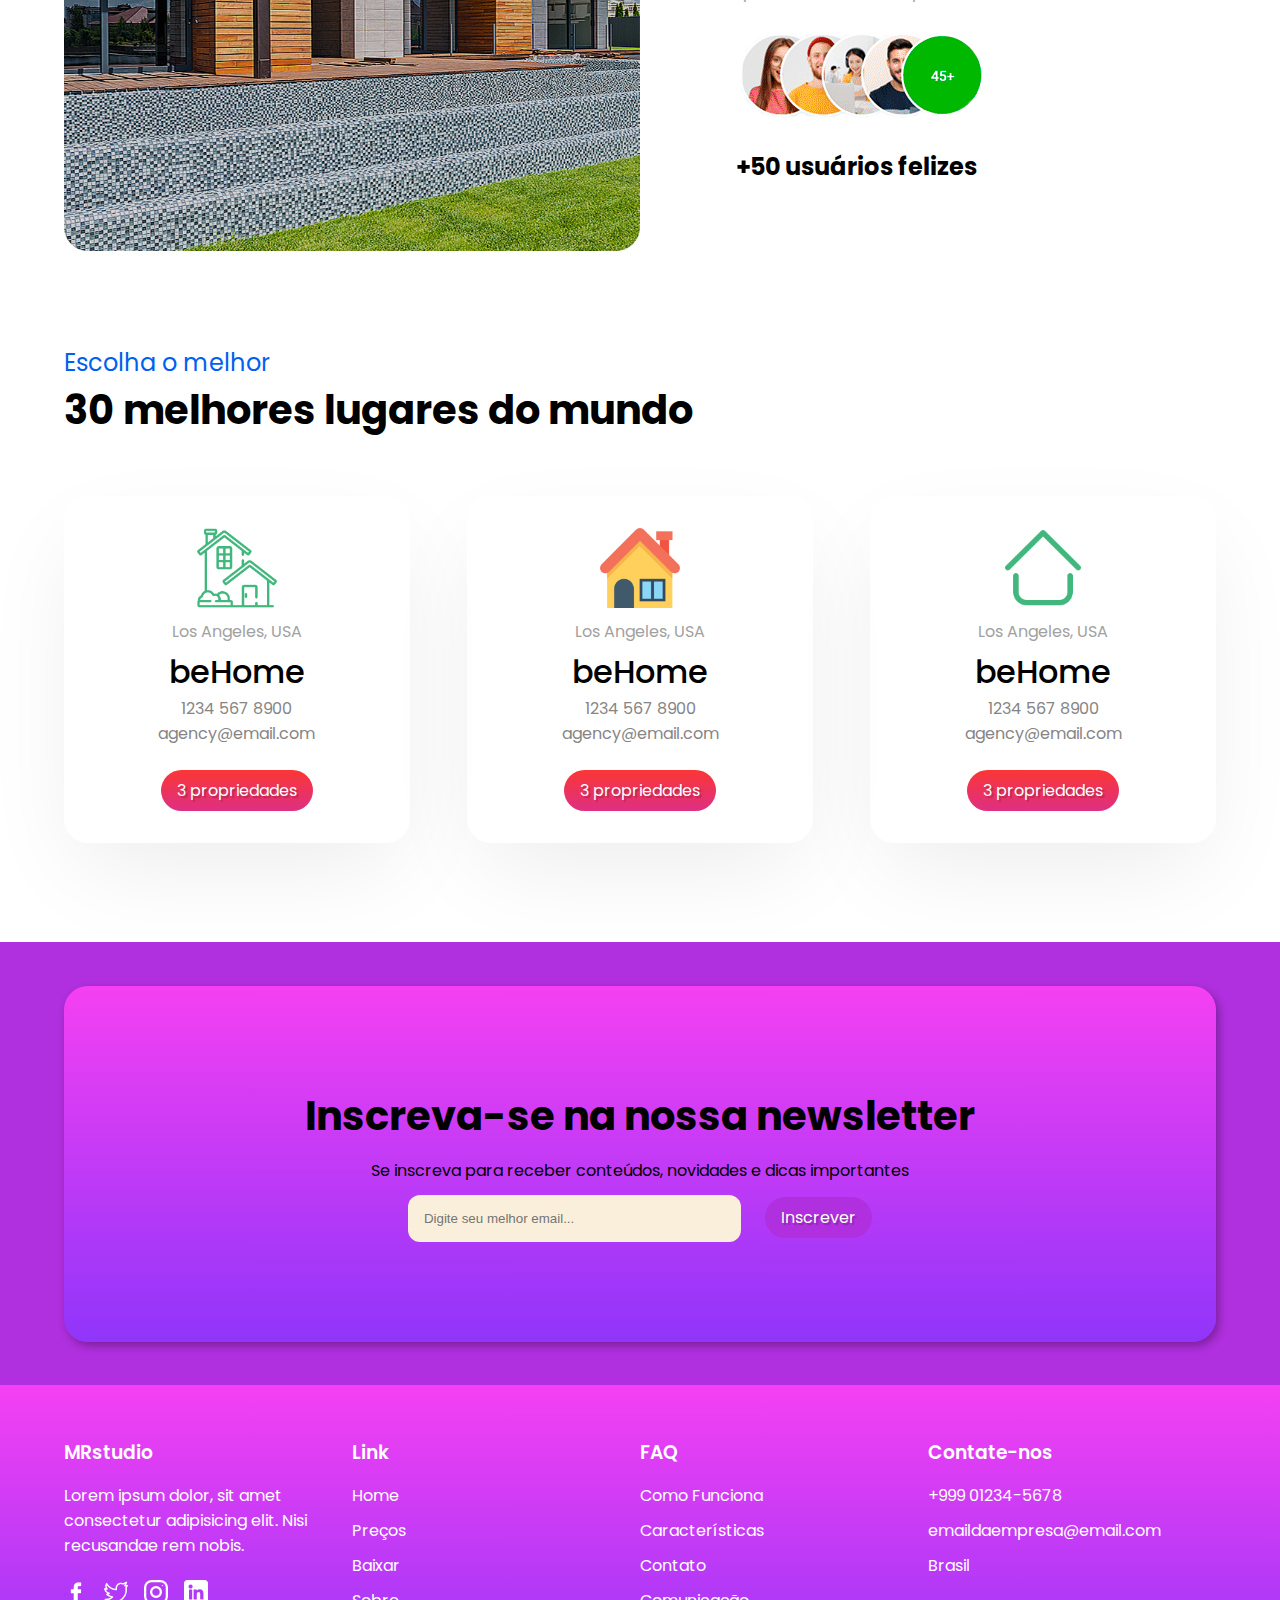
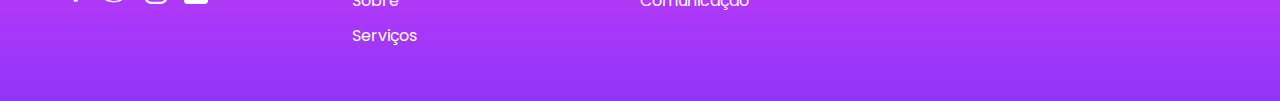
<file: site-responsivo-completo/index.html>
<!DOCTYPE html>
<html lang="pt-br">
<head>
    <meta charset="UTF-8">
    <meta name="viewport" content="width=device-width, initial-scale=1.0">
    <link rel="stylesheet" href="style.css">
    <script defer src="main.js"></script>
    <title>Site responsivo full</title>
</head>
<body>
    <div class="bg-green">
        <!-- header -->
        <header>
            <!-- container -->
            <div class="container">
                <nav class="nav">
                    <div class="logo"><a href="index.html">MRstudio</a></div>

                    <!-- nav-list -->
                    <ul class="nav-list">
                    <div class="dark-bg-effect"></div>
                        <li><a href="#" class="nav-a">Início</a></li>
                        <li><a href="#" class="nav-a">Sobre</a></li>
                        <li><a href="#" class="nav-a">Contato</a></li>
                        <li><a href="#" class="nav-a">Atendimento</a></li>
                        <li><a href="#"><button class="btn-gradient">Começar</button></a></li>
                    </ul>
                    <div class="menu-icon">
                        <img src="img/menu.png" class="icon" alt="ícone de menu">
                    </div>
                </nav>
                <!-- end nav-list -->

            </div>
            <!-- end container -->
        </header>
        <!-- end header -->
        <!-- main -->
        <main>
            <!-- container -->
            <div class="container">
                
                <!-- main-text -->
                <div class="main-text">
                    <h1>A Terra da felicidade</h1>
                    <h2>Moderno & Clássico</h2>
                    <div class="main-btn">
                        <button class="btn-gradient">Reservar</button>
                    </div>
                </div>
                
                <!-- end main-text -->

                <!-- main-img -->
                <div class="main-img">
                    <img src="img/img1.png" alt="3 homens sorrindo">
                </div>
                <!-- end main-img -->
            </div>
            <!-- end container -->
        </main>
        <!-- end main -->
    </div>

    <!-- section resultados -->
    <section class="resultados">

        <!-- container  -->
        <div class="container">
            <!-- resultadso txt -->
            <div class="resultados-txt">
                Ajudando pessoas e grandes empresas com o foco no conforto.
            </div>
            <!-- end resultados txt -->

            <!-- resultados-num -->
            <div class="resultados-num">
                <p>
                    <span>+50 mil</span><br>
                    Clientes
                </p>
                <p>
                    <span>+20 mil</span><br>
                    Funcionários
                </p>
                <p>
                    <span>+60 mil</span><br>
                    Projetos
                </p>
            </div>
            <!-- end resultados num -->
        </div>
        <!-- end container -->
    </section>
    <!-- end section resultados -->

    <!-- section diferencias -->
    <section class="diferencias">
        <!-- container -->
        <div class="container">
            <div class="card">
                <img src="img/medal.png" alt="medalha">
                <h3>Empresa Profissional</h3>
                <p>Lorem ipsum dolor sit, amet consectetur adipisicing elit. Harum, suscipit. Cupiditate tempora, animi perspiciatis in laudantium obcaecati.</p>
            </div>
            <div class="card">
                <img src="img/24h.png" alt="24h">
                <h3>Consultoria 24h</h3>
                <p>Lorem ipsum dolor sit, amet consectetur adipisicing elit. Harum, suscipit. Cupiditate tempora, animi perspiciatis in laudantium obcaecati.</p>
            </div>
            <div class="card">
                <img src="img/caixa.png" alt="Caixa">
                <h3>Servindo em vários países</h3>
                <p>Lorem ipsum dolor sit, amet consectetur adipisicing elit. Harum, suscipit. Cupiditate tempora, animi perspiciatis in laudantium obcaecati.</p>
            </div>
        </div> 
        <!-- end container -->
    </section>
    <!-- end section diferencias -->

    <!-- section casas -->
    <section class="casa">
        <!-- container -->
        <div class="container">
            <div class="casa-img">
                <img src="img/casa.png" alt="Casa">
            </div>
            <div class="casa-txt">
                <h2>Construção de casas particulares</h2>
                <p>Lorem ipsum dolor sit amet consectetur, adipisicing elit. Mollitia dolorum dolores quas sed ad, fugiat animi! Porro qui nostrum dicta deleniti pariatur incidunt quas perferendis, quasi earum. Quaerat, praesentium doloribus.</p>

                <img src="img/user-happy.png" alt="pessoas felizes">

                <p>
                    <b>+50 usuários felizes</b>
                </p>
            </div>
        </div>
        <!-- end container -->
    </section>
    <!-- end section casas -->

    <!-- section melhores-lugares -->
    <section class="melhores-lugares">
        <!-- container -->
        <div class="container">
            <p class="azul">Escolha o melhor</p>
            <h2>30 melhores lugares do mundo</h2>

            <!-- cards -->
            <div class="cards">
                <!-- card-item 1 -->
                <div class="card-item">
                    <img src="img/casa1.png" alt="casa 1">
                    <p class="local-casa">Los Angeles, USA</p>
                    <p class="nome-casa">beHome</p>
                    <p class="contato">1234 567 8900 <br> agency@email.com
                    </p>
                    <button class="btn-gradient">3 propriedades</button>
                </div>
                <!-- end car-item 1 -->
                <!-- card-item 2 -->
                <div class="card-item">
                    <img src="img/casa2.png" alt="casa 2">
                    <p class="local-casa">Los Angeles, USA</p>
                    <p class="nome-casa">beHome</p>
                    <p class="contato">1234 567 8900 <br> agency@email.com
                    </p>
                    <button class="btn-gradient">3 propriedades</button>
                </div>
                <!-- end car-item 2 -->
                <!-- card-item 3 -->
                <div class="card-item">
                    <img src="img/casa3.png" alt="casa 3">
                    <p class="local-casa">Los Angeles, USA</p>
                    <p class="nome-casa">beHome</p>
                    <p class="contato">1234 567 8900 <br> agency@email.com
                    </p>
                    <button class="btn-gradient">3 propriedades</button>
                </div>
                <!-- end car-item 3 -->
            </div>
            <!-- end cards -->
        </div>
        <!-- end container -->
    </section>
    <!-- end section melhores-lugares -->

    <!-- section newsletter -->
    <section class="newsletter">
        <!-- container -->
        <div class="container">
            <div class="box-newsletter">
                    <h2>Inscreva-se na nossa newsletter</h2>
                    <p>Se inscreva para receber conteúdos, novidades e dicas importantes</p>

                    <form action="">
                        <input type="email" placeholder="Digite seu melhor email..."><button id="btn-inscrever" >Inscrever</button>
                    </form>
            </div>
        </div>
        <!-- end container -->
    </section>
    <!-- end section newsletter -->

    <!-- footer -->
    <footer>
        <!-- container -->
        <div class="container">
            <!-- ul 1 -->
            <ul>
                <li>
                    <h3>MRstudio</h3>
                </li>
                <li>
                    <p>Lorem ipsum dolor, sit amet consectetur adipisicing elit. Nisi recusandae rem nobis.</p>
                </li>
                <li>
                    <div class="redes-sociais">
                        <a href="https://pt-br.facebook.com/"><img src="img/facebook.png" alt="ícone facebook"></a>
                        
                        <a href="https://twitter.com/i/flow/login?input_flow_data=%7B%22requested_variant%22%3A%22eyJsYW5nIjoicHQifQ%3D%3D%22%7D"><img src="img/twitter.png" alt="ícone twitter"></a>

                        <a href="https://www.instagram.com/"><img src="img/instagram.png" alt="ícone instagram"></a>
                        
                        <a href="https://br.linkedin.com/?original_referer=https%3A%2F%2Fwww.google.com%2F"><img src="img/linkedin.png" alt="ícone linkedin"></a>
                    </div>
                </li>
            </ul>
            <!-- end ul 1 -->

            <!-- ul 2 -->
            <ul>
                <li>
                    <h3>Link</h3>
                </li>
                <li><a href="#">Home</a></li>
                <li><a href="#">Preços</a></li>
                <li><a href="#">Baixar</a></li>
                <li><a href="#">Sobre</a></li>
                <li><a href="#">Serviços</a></li>
            </ul>
            <!-- end ul 2 -->

            <!-- ul 3 -->
            <ul>
                <li>
                    <h3>FAQ</h3>
                </li>
                <li><a href="#">Como Funciona</a></li>
                <li><a href="#">Características</a></li>
                <li><a href="#">Contato</a></li>
                <li><a href="#">Comunicação</a></li>
            </ul>
            <!-- end ul 3 -->

            <!-- ul 4 -->
            <ul>
                <li>
                    <h3>Contate-nos</h3>
                </li>
                <li><a href="#">+999 01234-5678</a></li>
                <li><a href="#">emaildaempresa@email.com</a></li>
                <li><a href="#">Brasil</a></li>
            </ul>
            <!-- end ul 4 -->

        </div>
        <!-- end container -->
    </footer>
    <!-- end footer -->
</body>
</html>
</file>
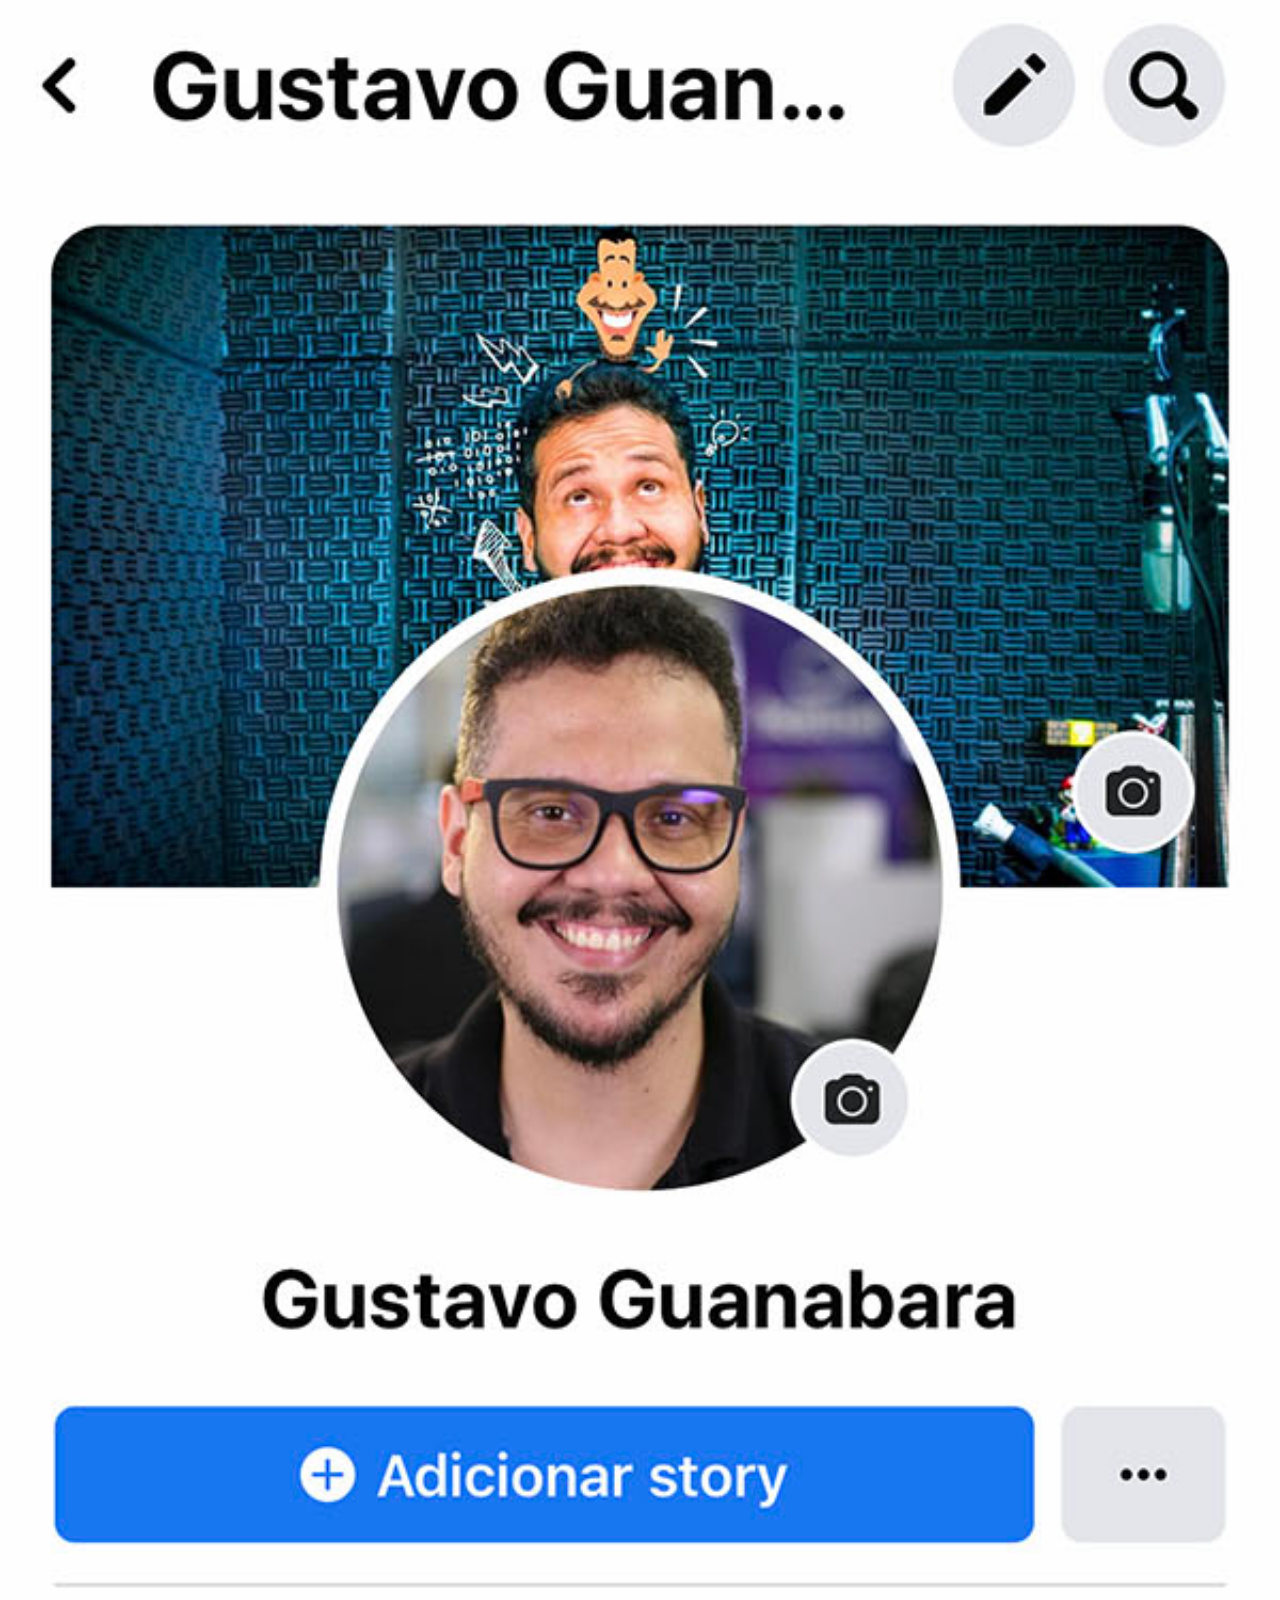
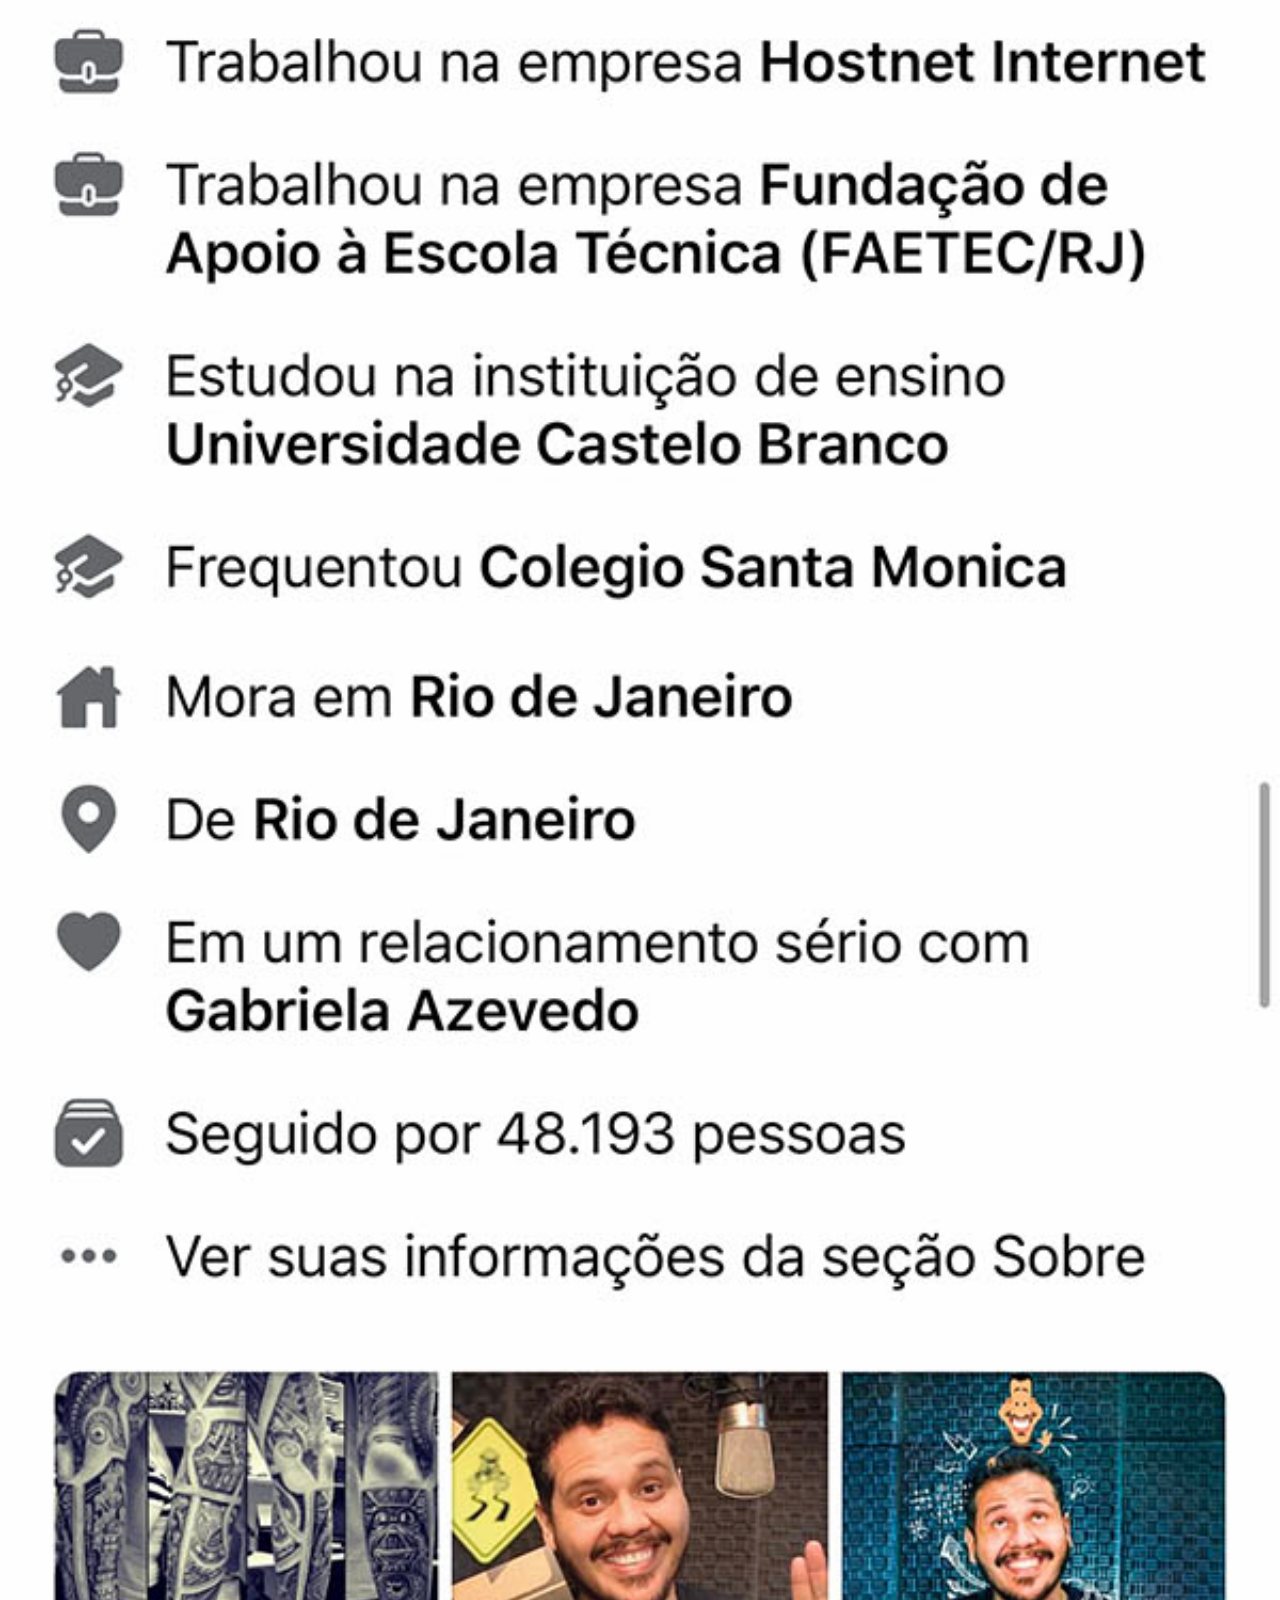
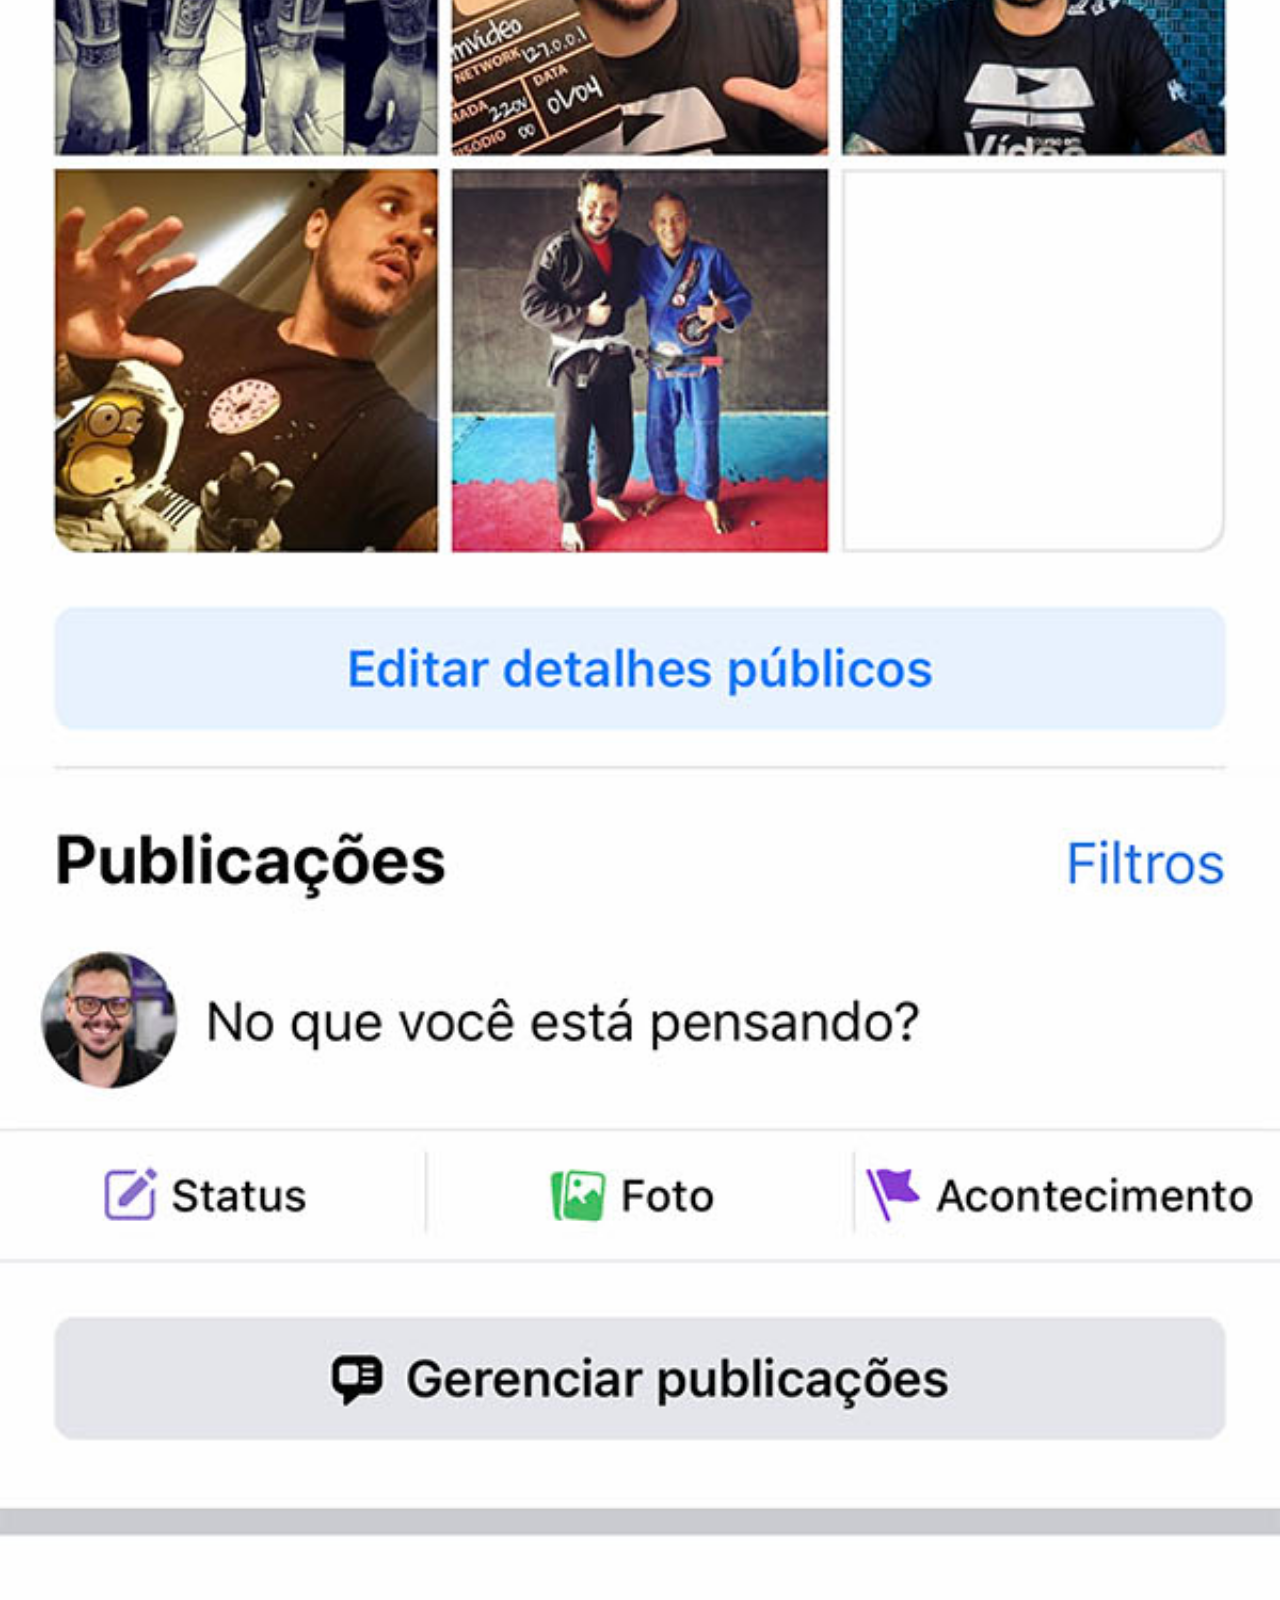
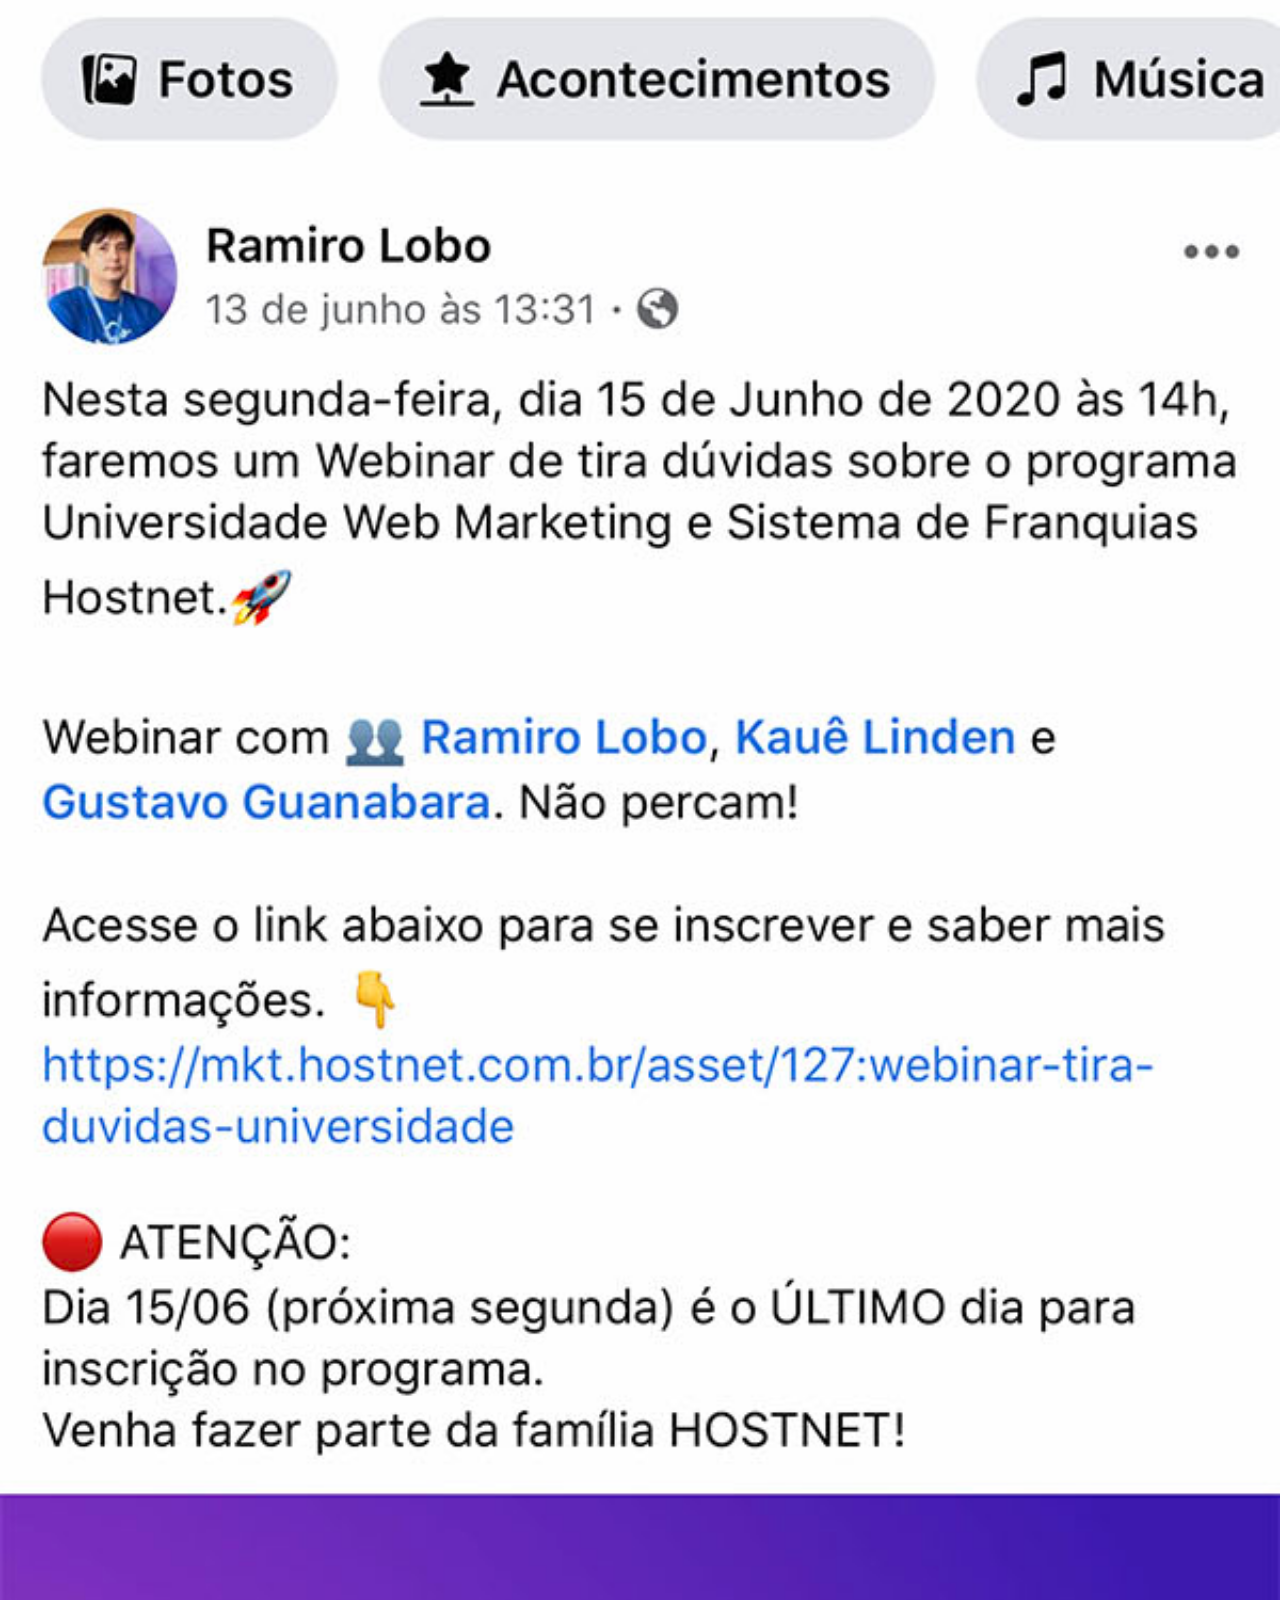
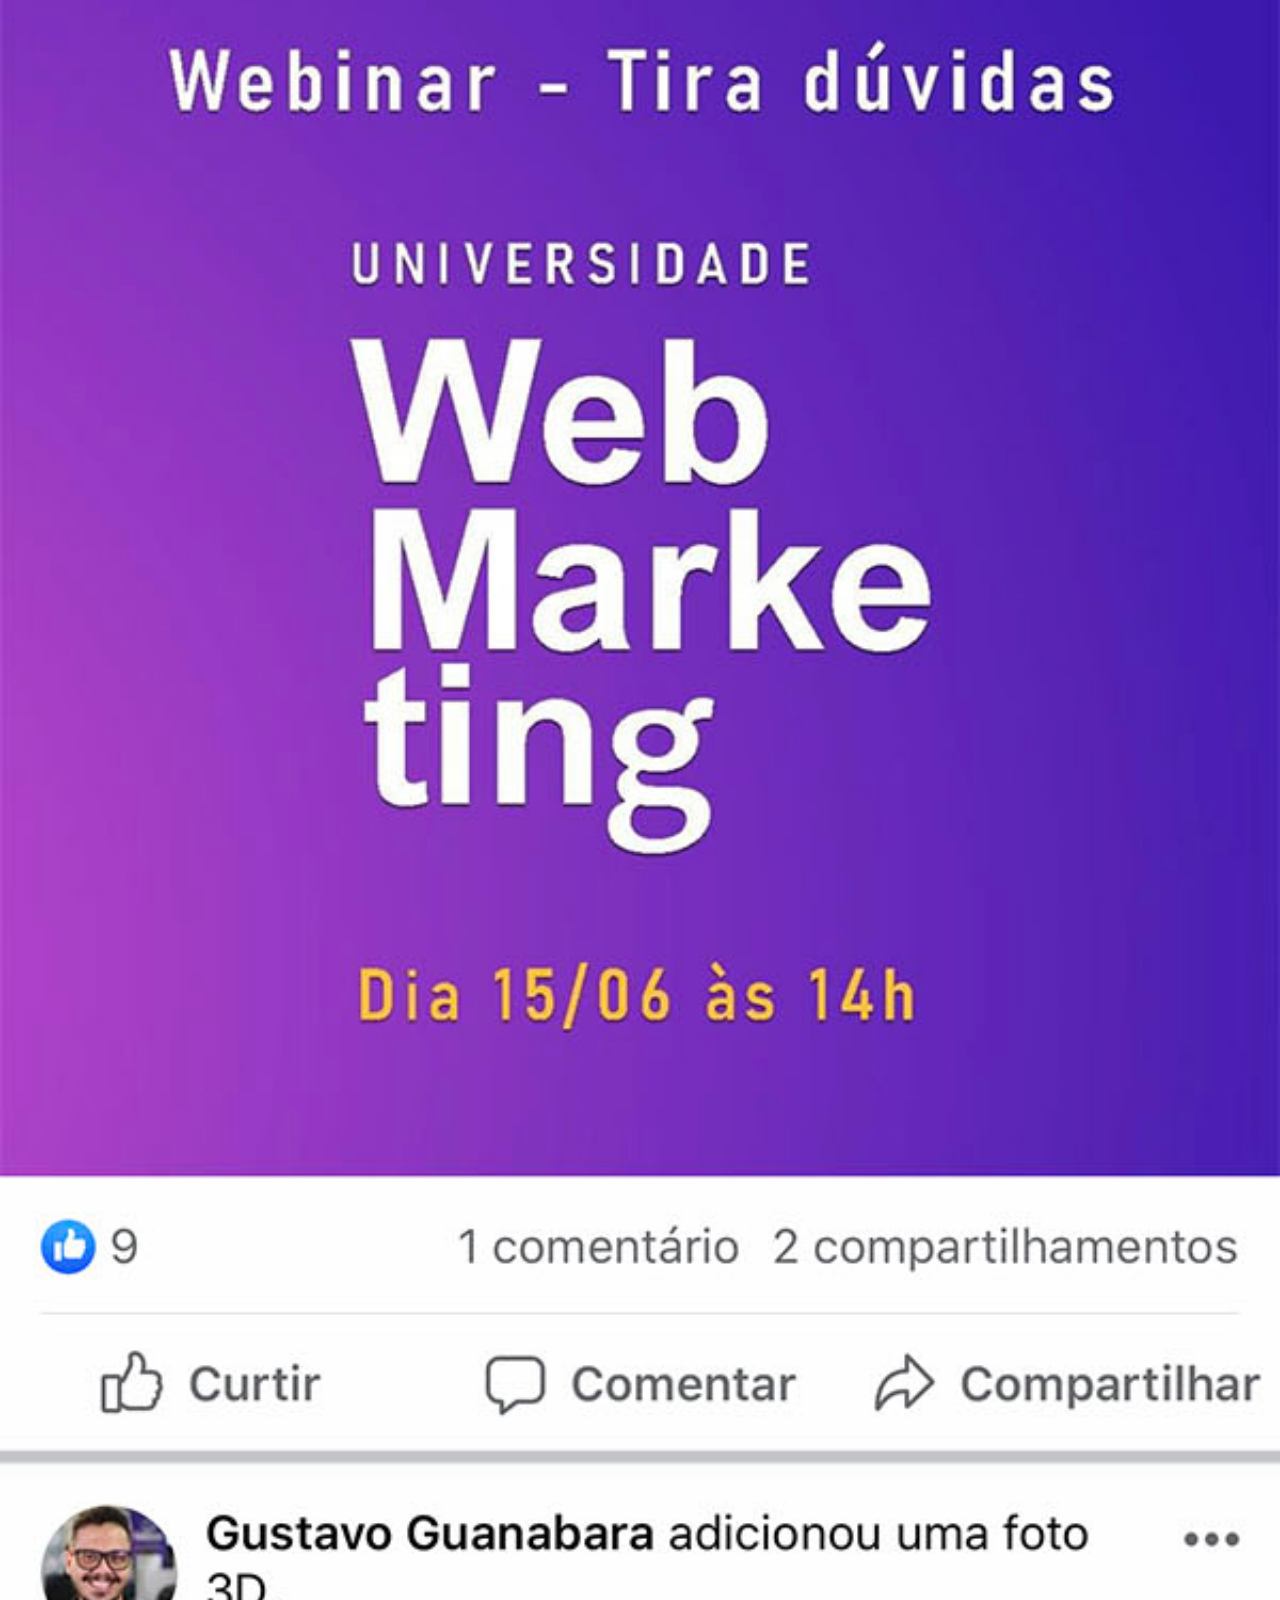
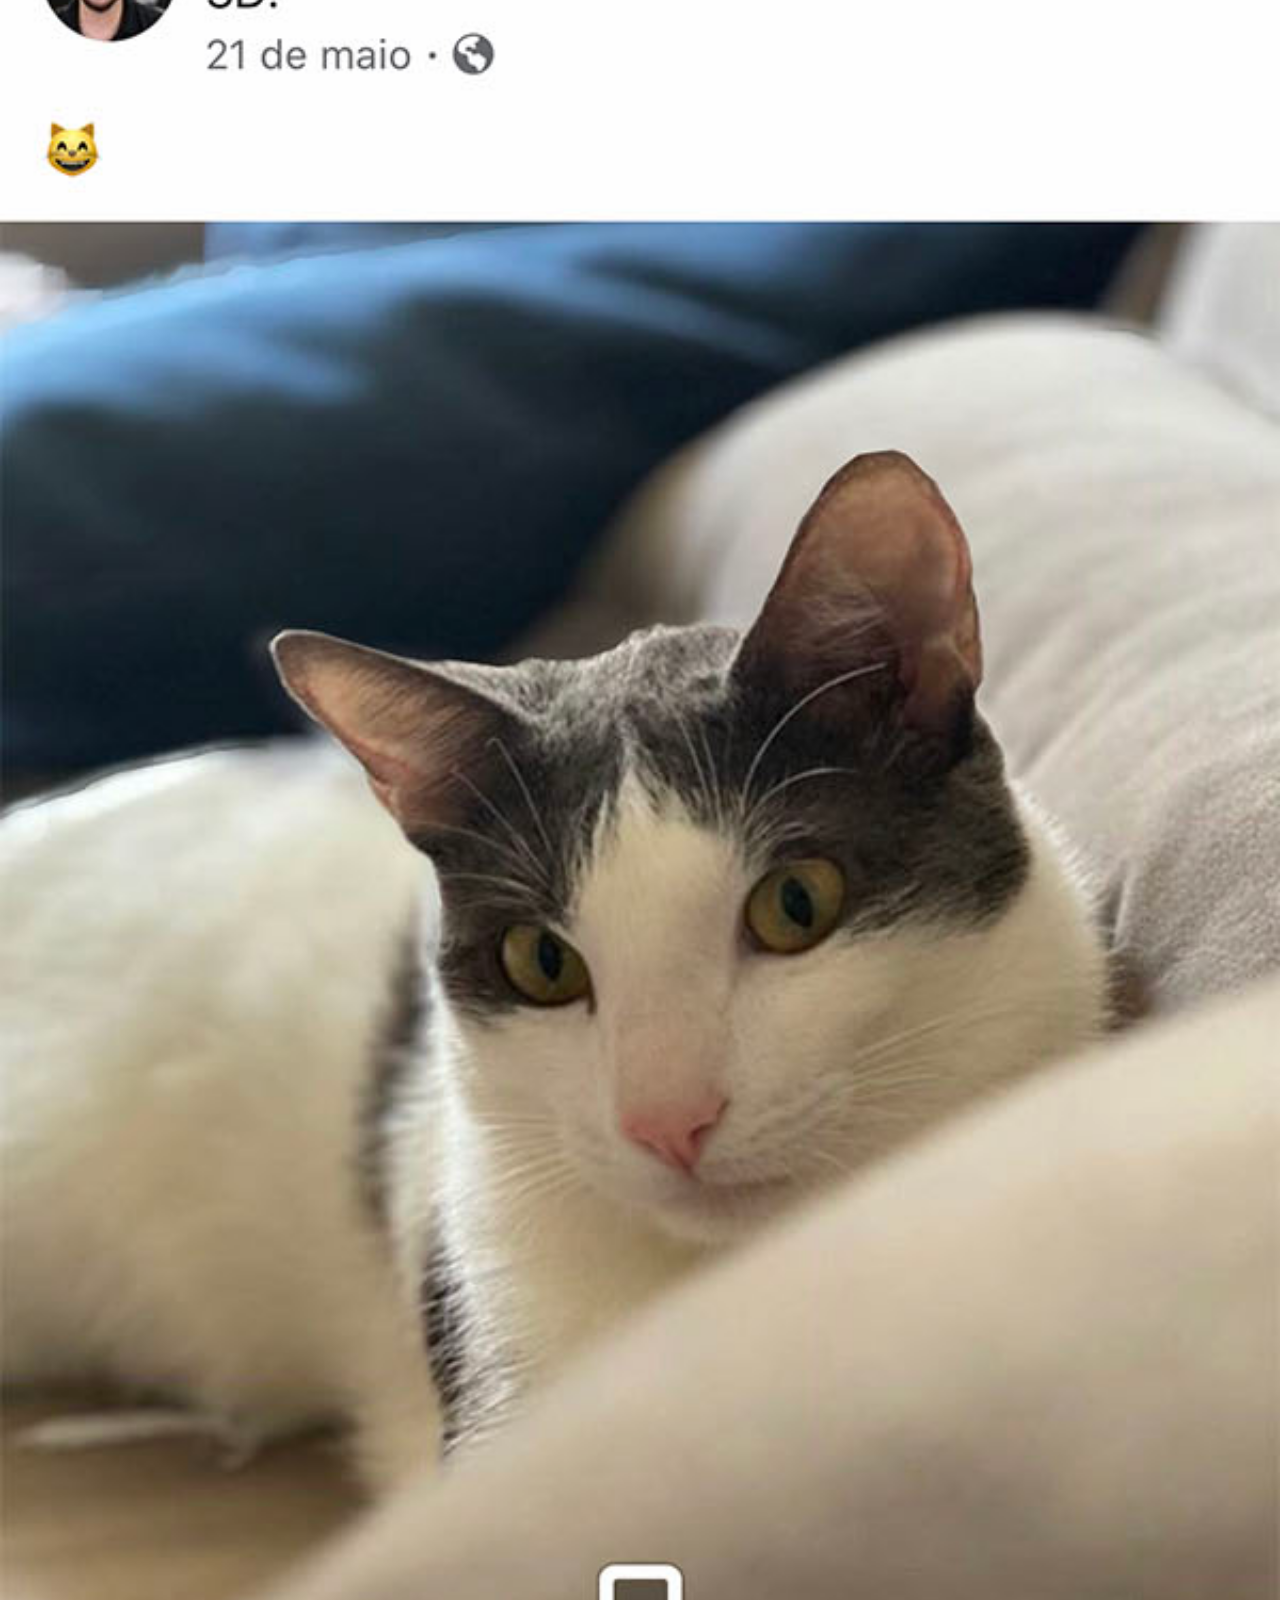
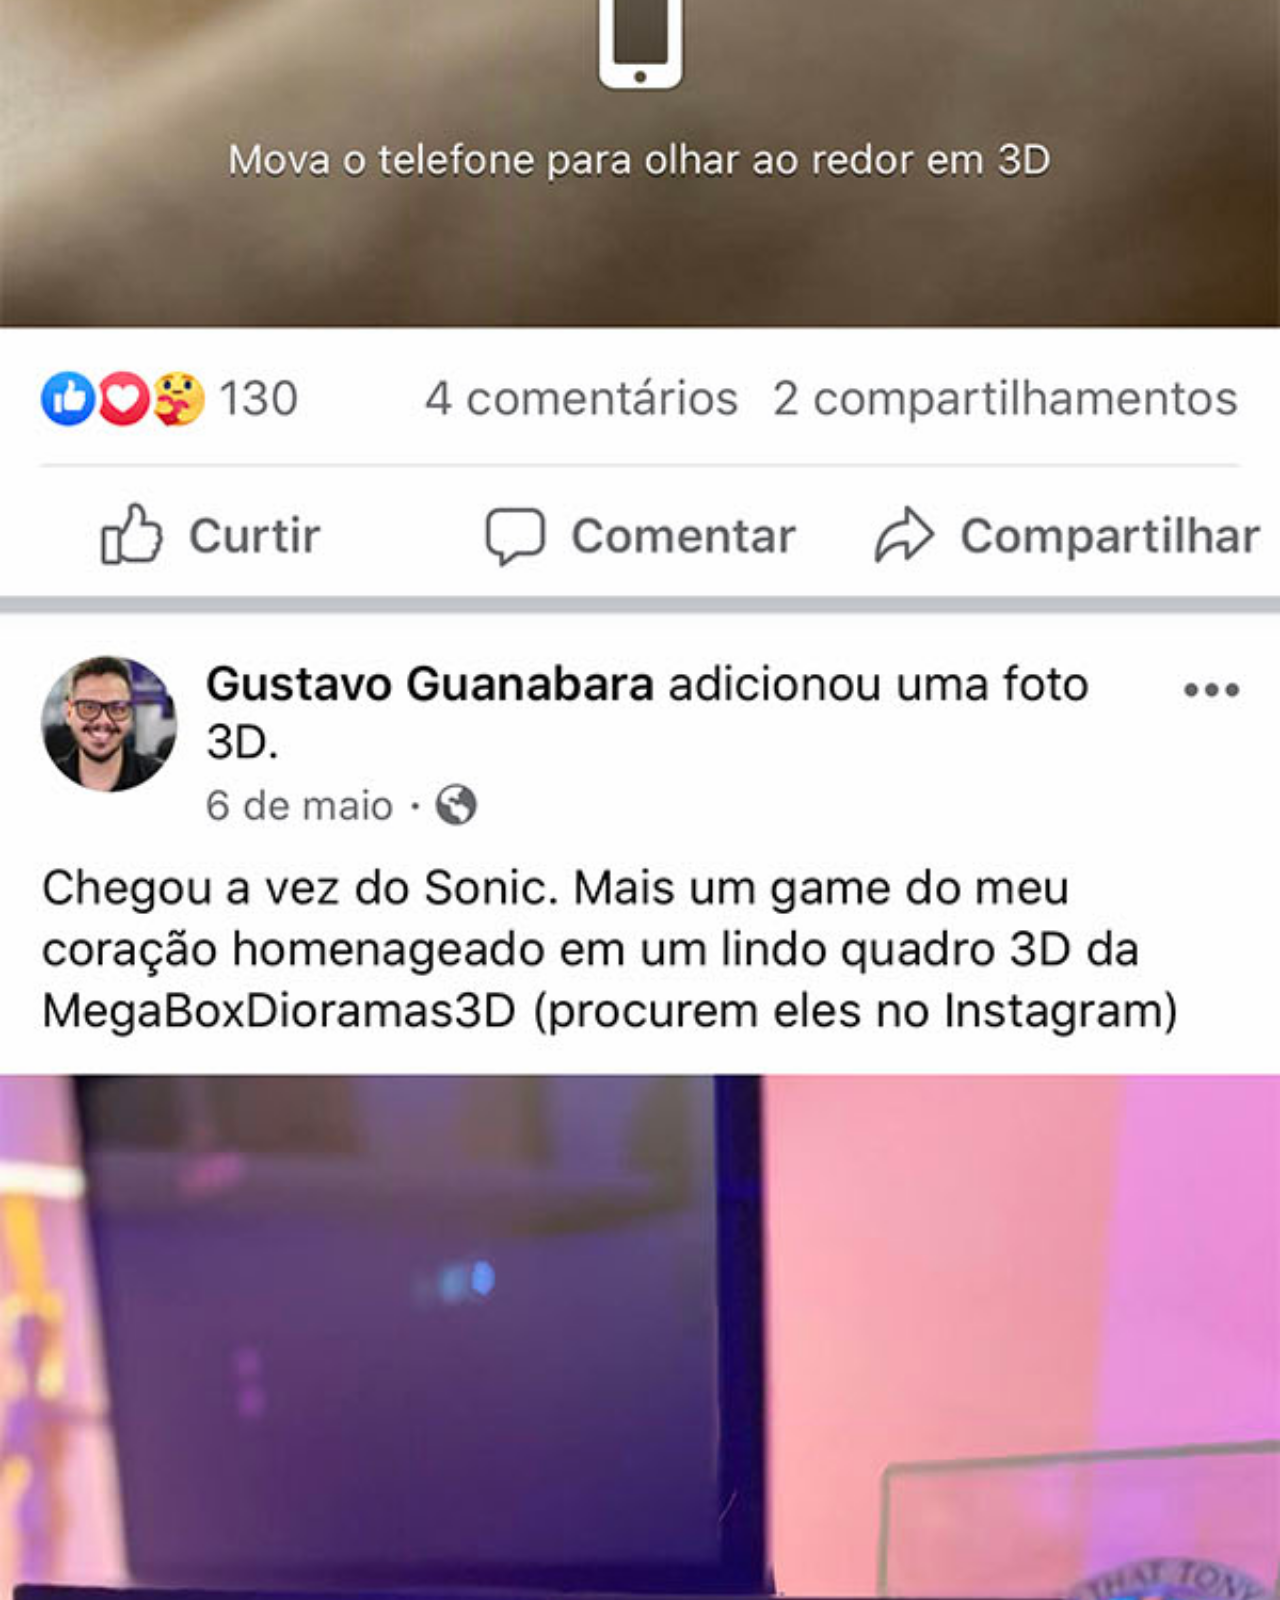
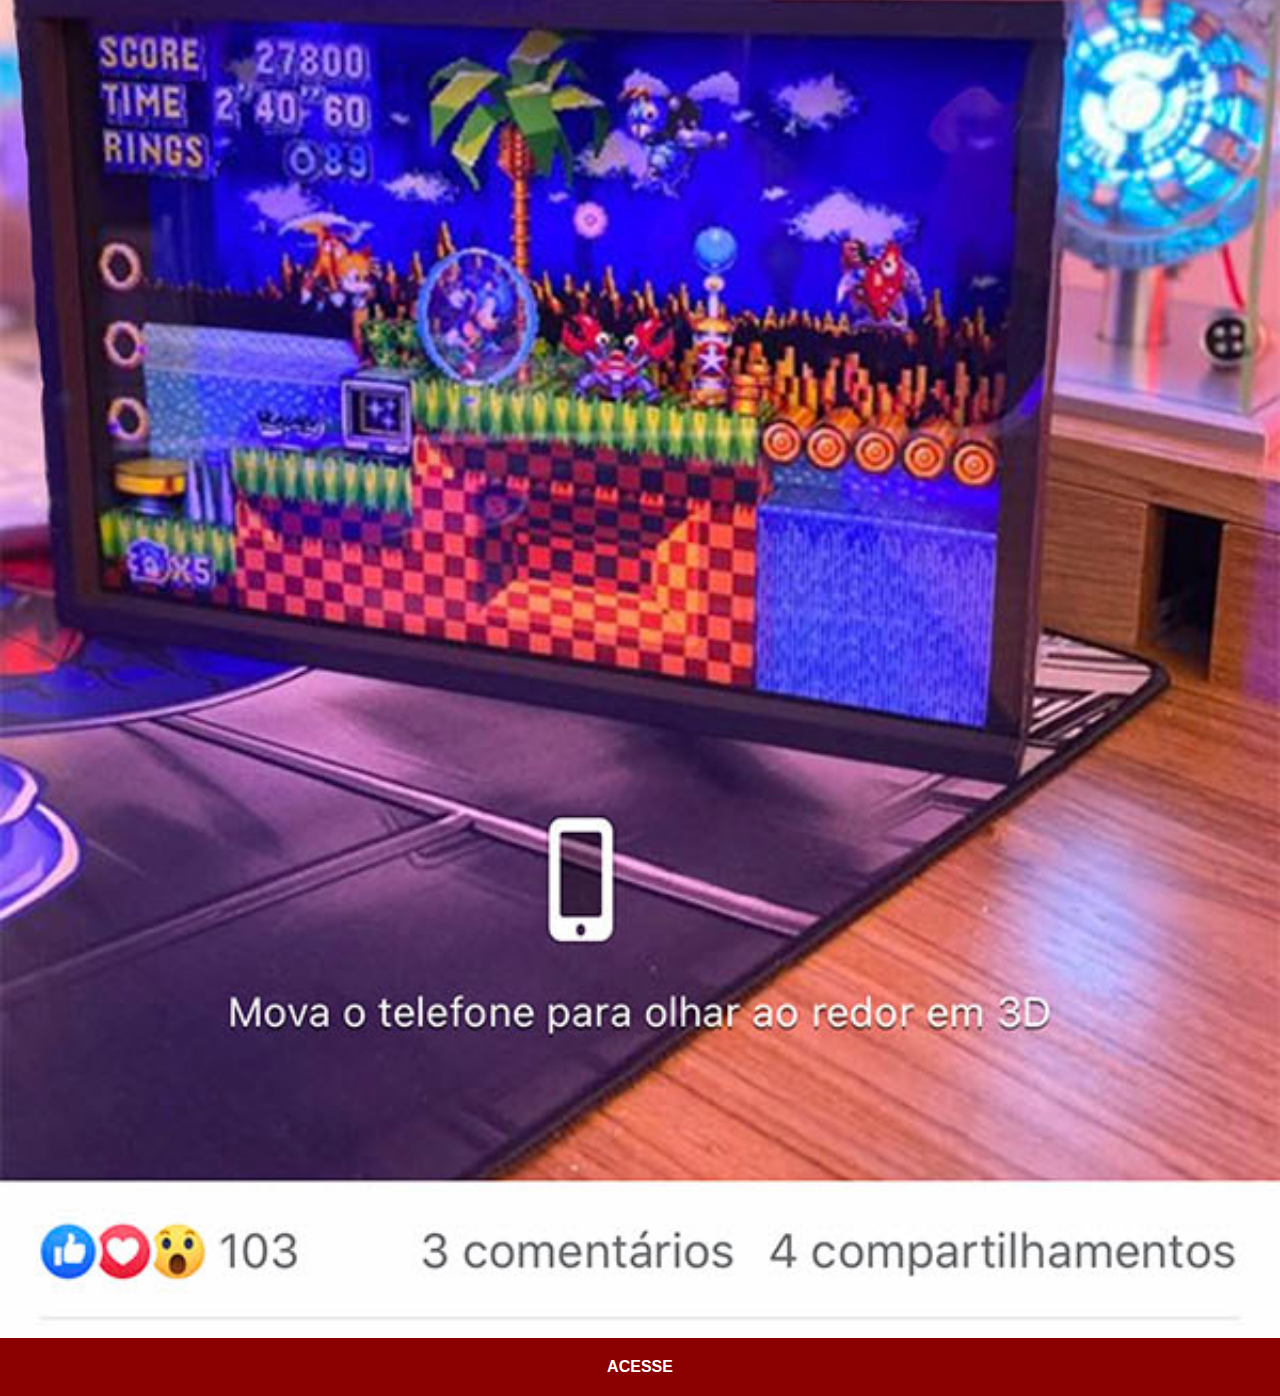
<file: projeto-socialweb/facebook.html>
<!DOCTYPE html>
<html lang="pt-br">
<head>
    <meta charset="UTF-8">
    <meta name="viewport" content="width=device-width, initial-scale=1.0">
    <link rel="stylesheet" href="social-style.css">
    <title>Facebook</title>
</head>
<body>
    <img src="imagens/tela-facebook.jpg" alt="facebook">
    <a href= "https://pt-br.facebook.com/" target="_blank">ACESSE</a>
</body>
</html>
</file>
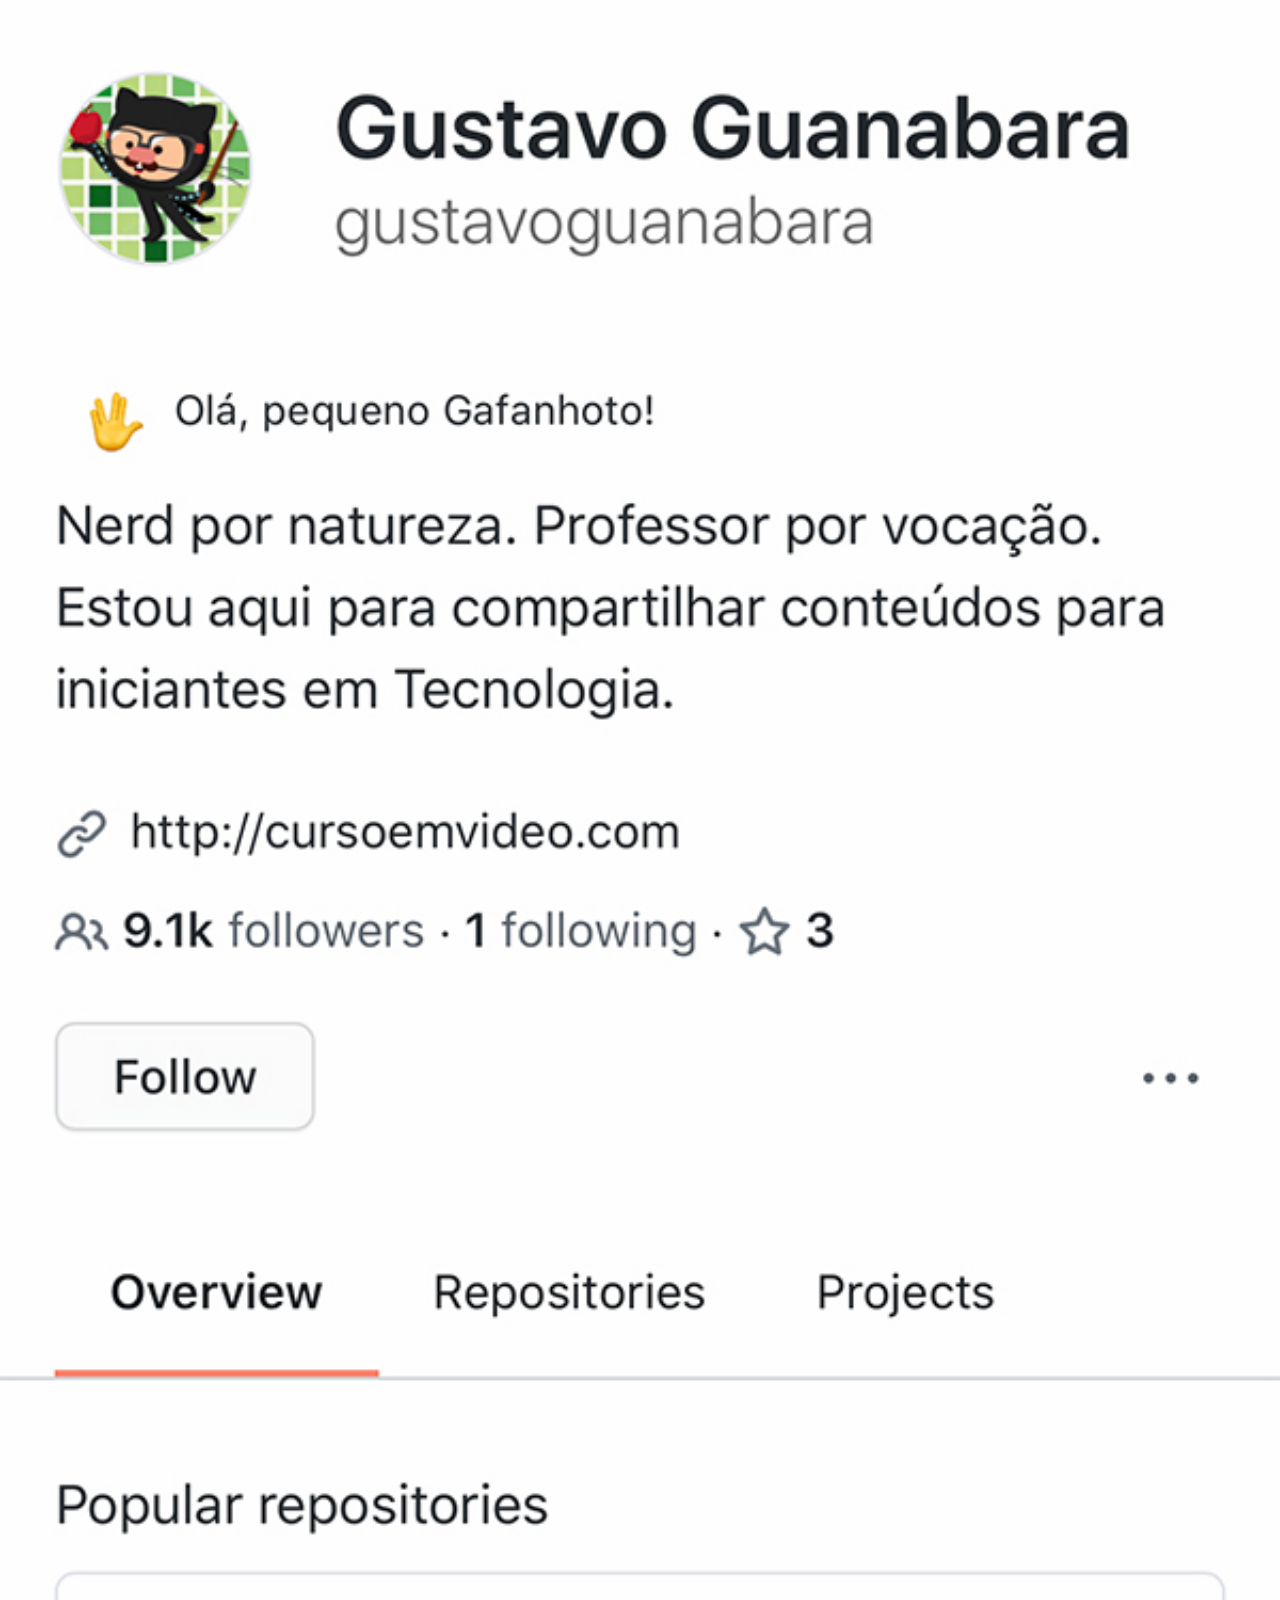
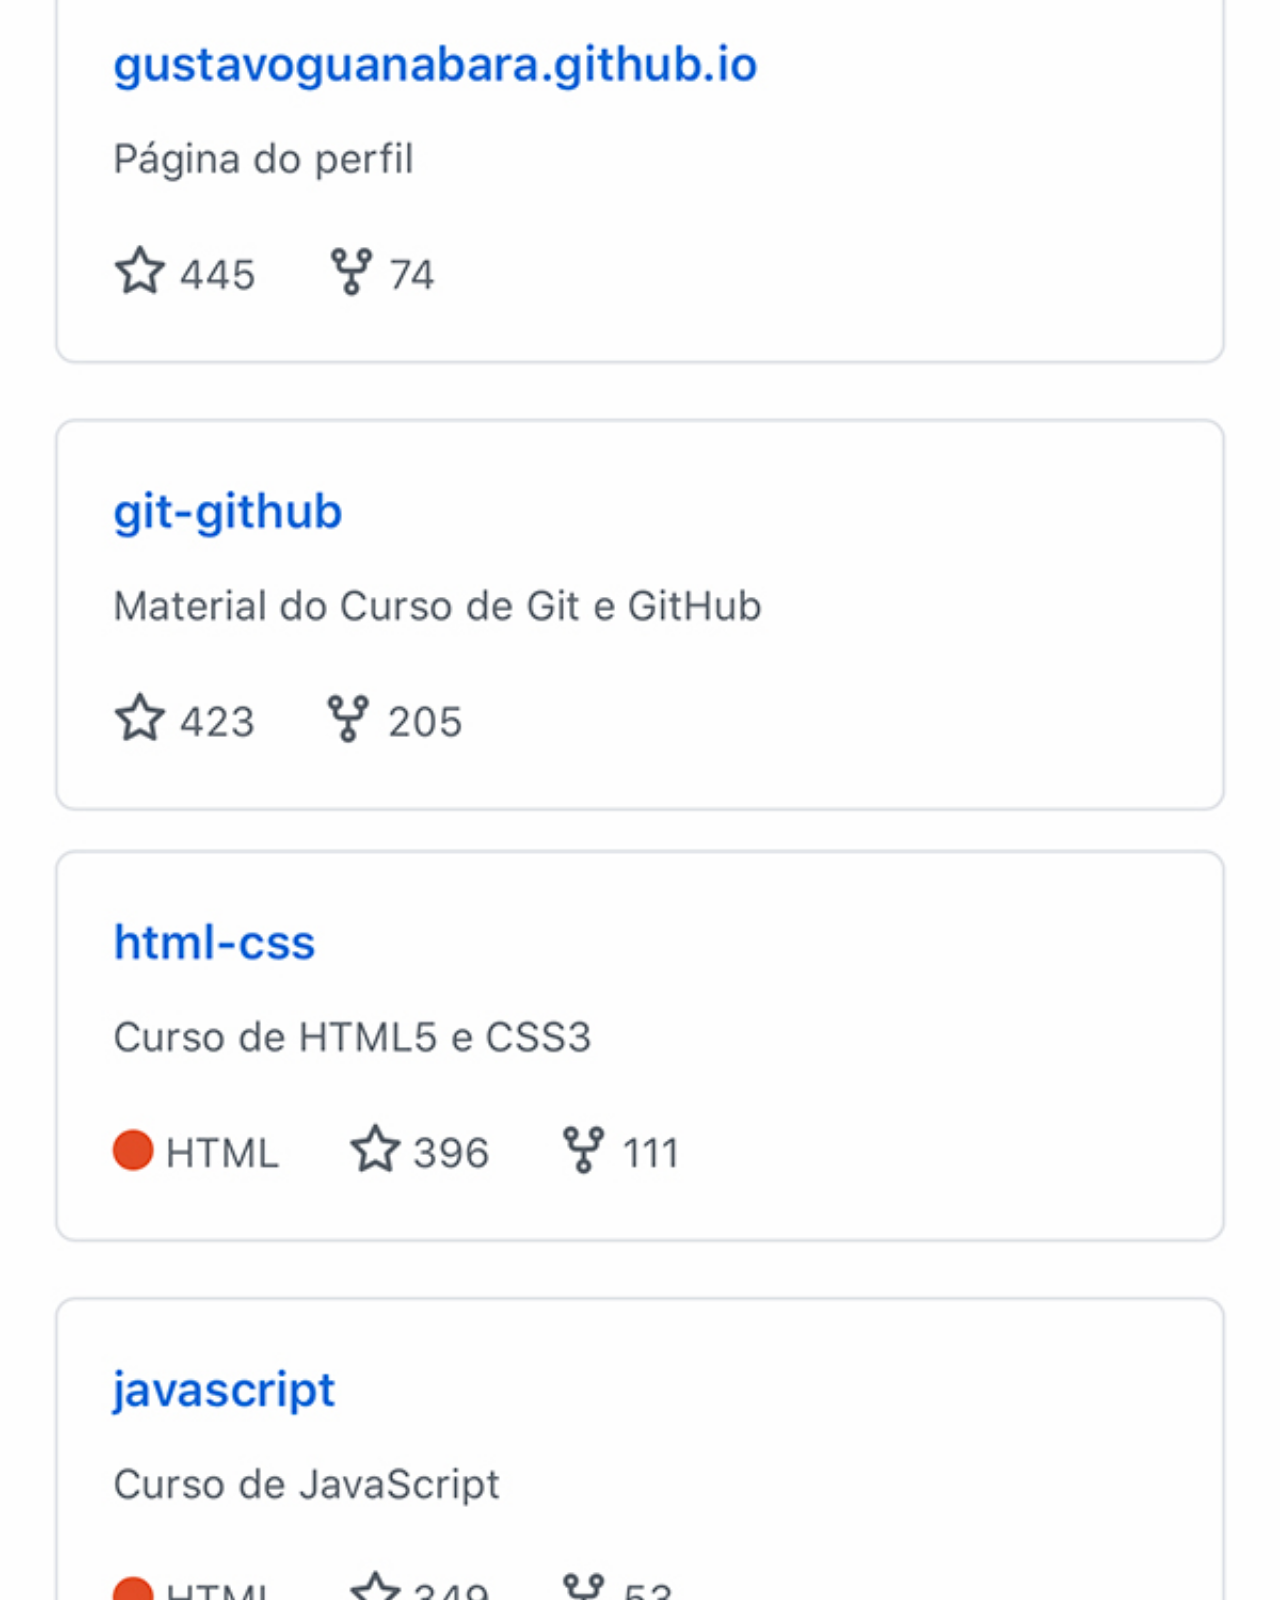
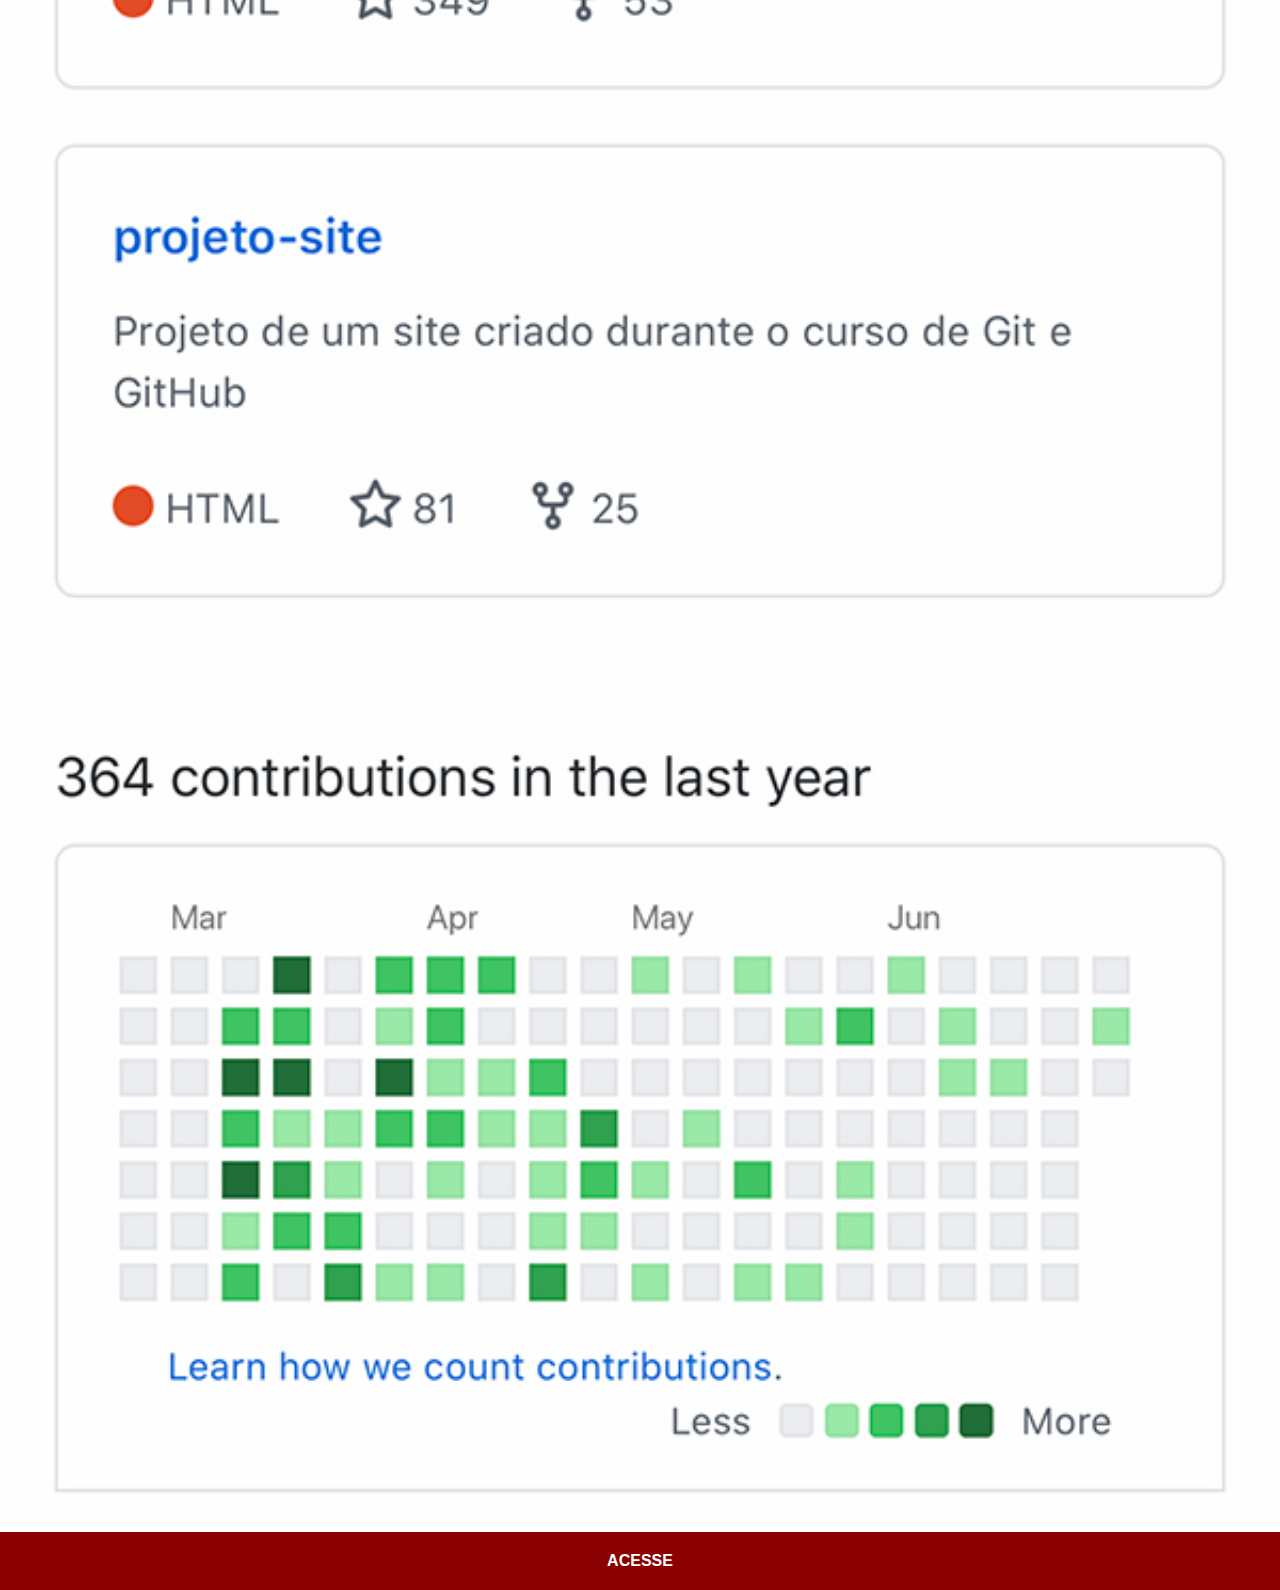
<file: projeto-socialweb/github.html>
<!DOCTYPE html>
<html lang="pt-br">
<head>
    <meta charset="UTF-8">
    <meta name="viewport" content="width=device-width, initial-scale=1.0">
    <link rel="stylesheet" href="social-style.css">
    <title>Github</title>
</head>
<body>
    <img src="imagens/tela-github.jpg" alt="github">
    <a href="https://github.com/" target="_blank">ACESSE</a>
</body>
</html>
</file>
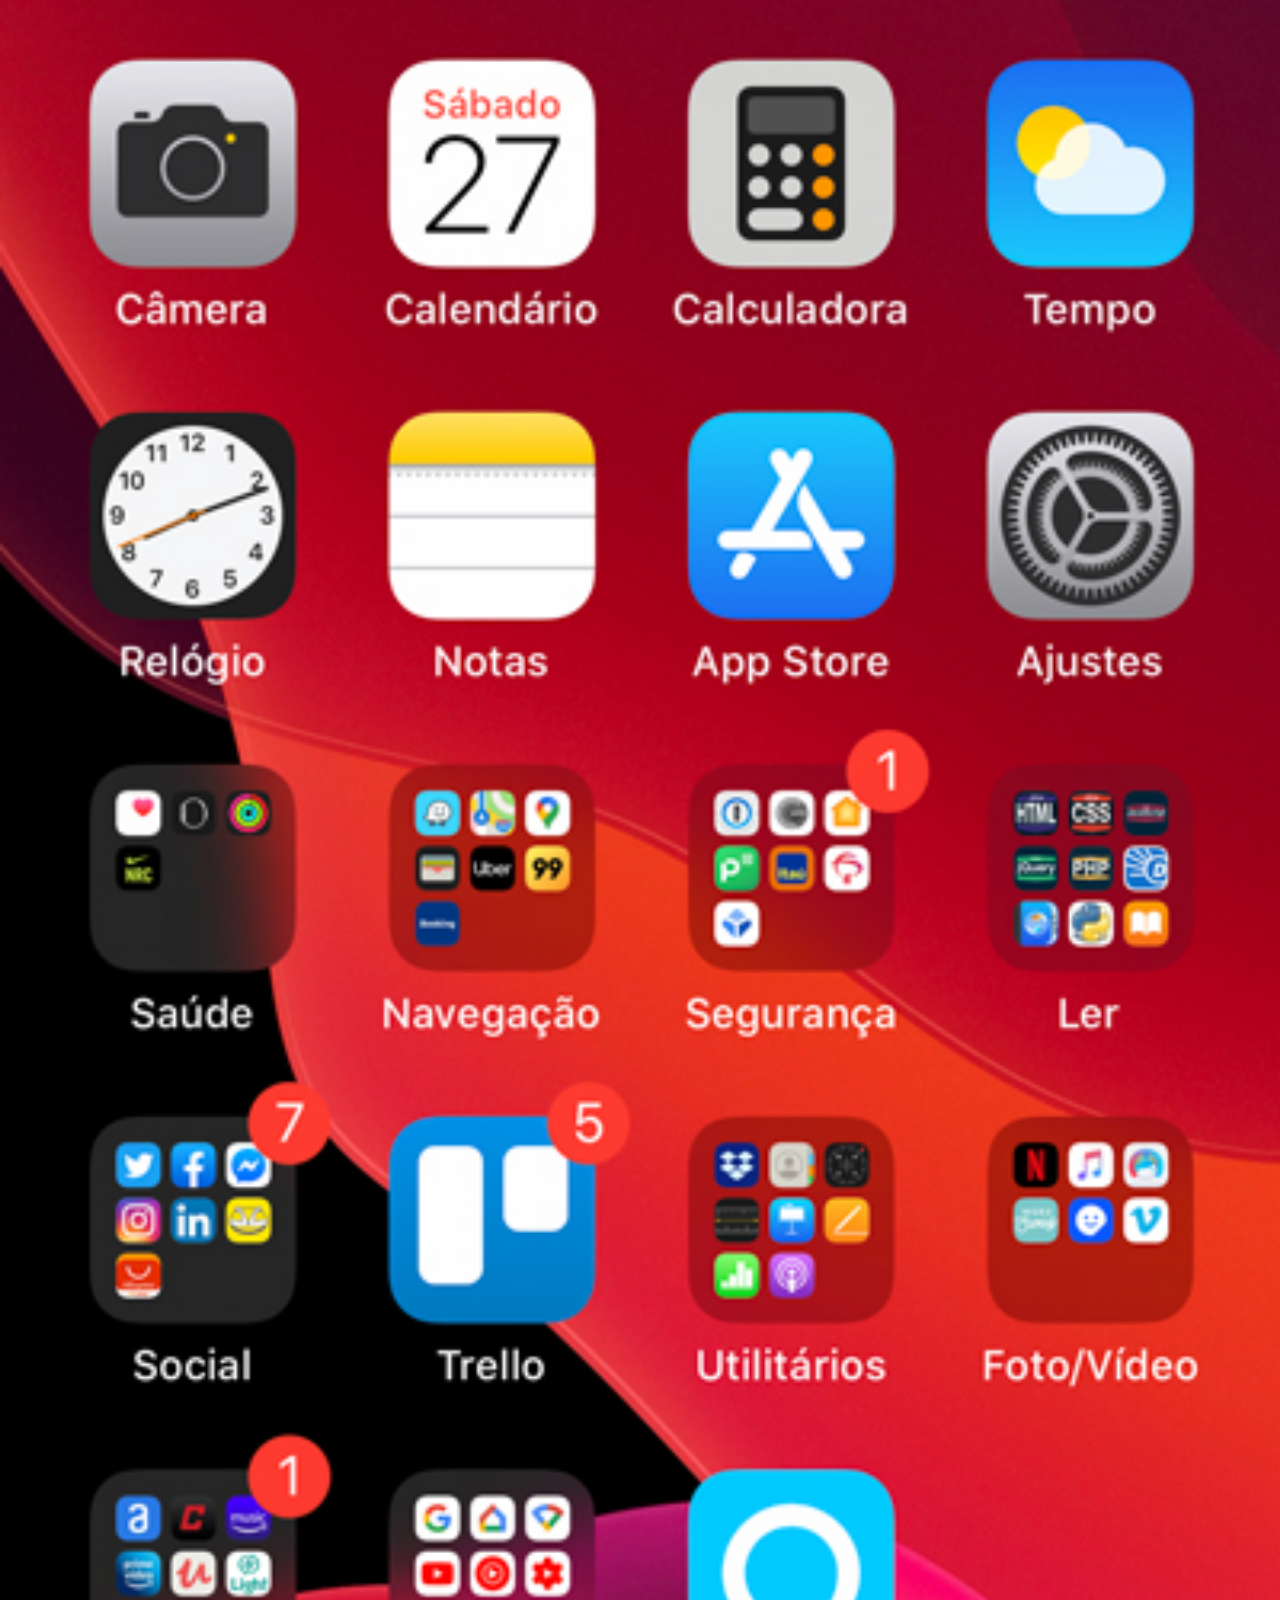
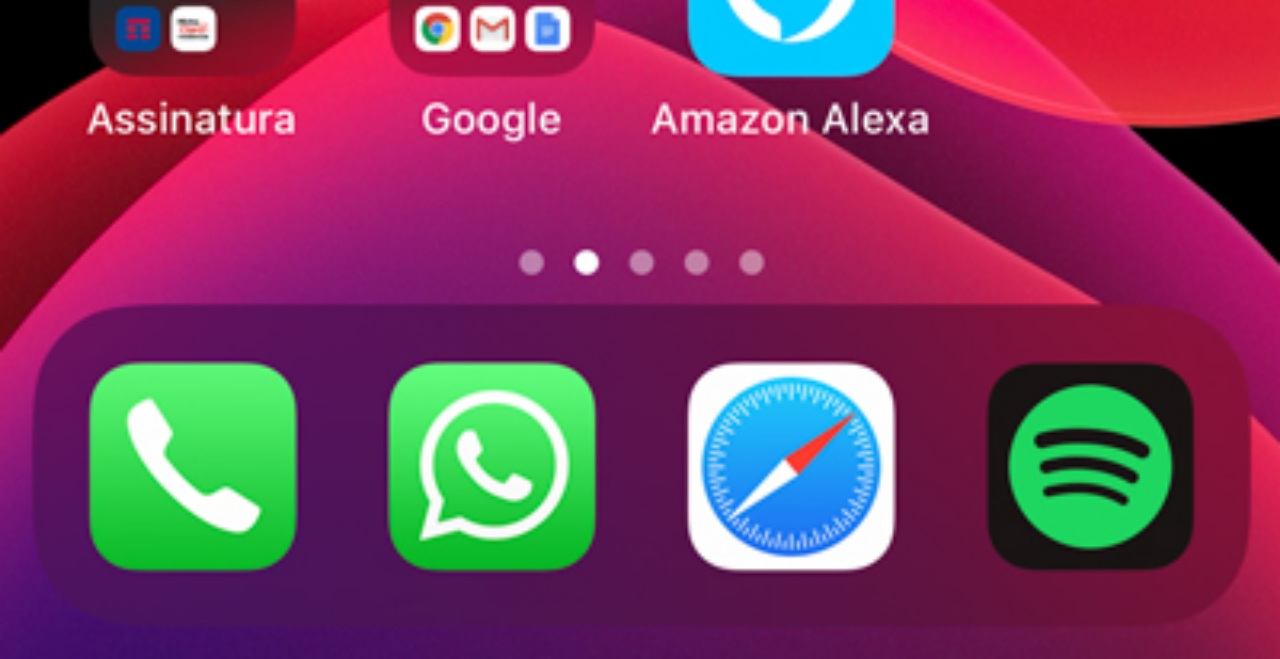
<file: projeto-socialweb/home.html>
<!DOCTYPE html>
<html lang="pt-br">
<head>
    <meta charset="UTF-8">
    <meta name="viewport" content="width=device-width, initial-scale=1.0">
    <link rel="stylesheet" href="social-style.css">
    <title>Home</title>
</head>
<body>
    <img src="imagens/tela-home.jpg" alt="home">
</body>
</html>
</file>
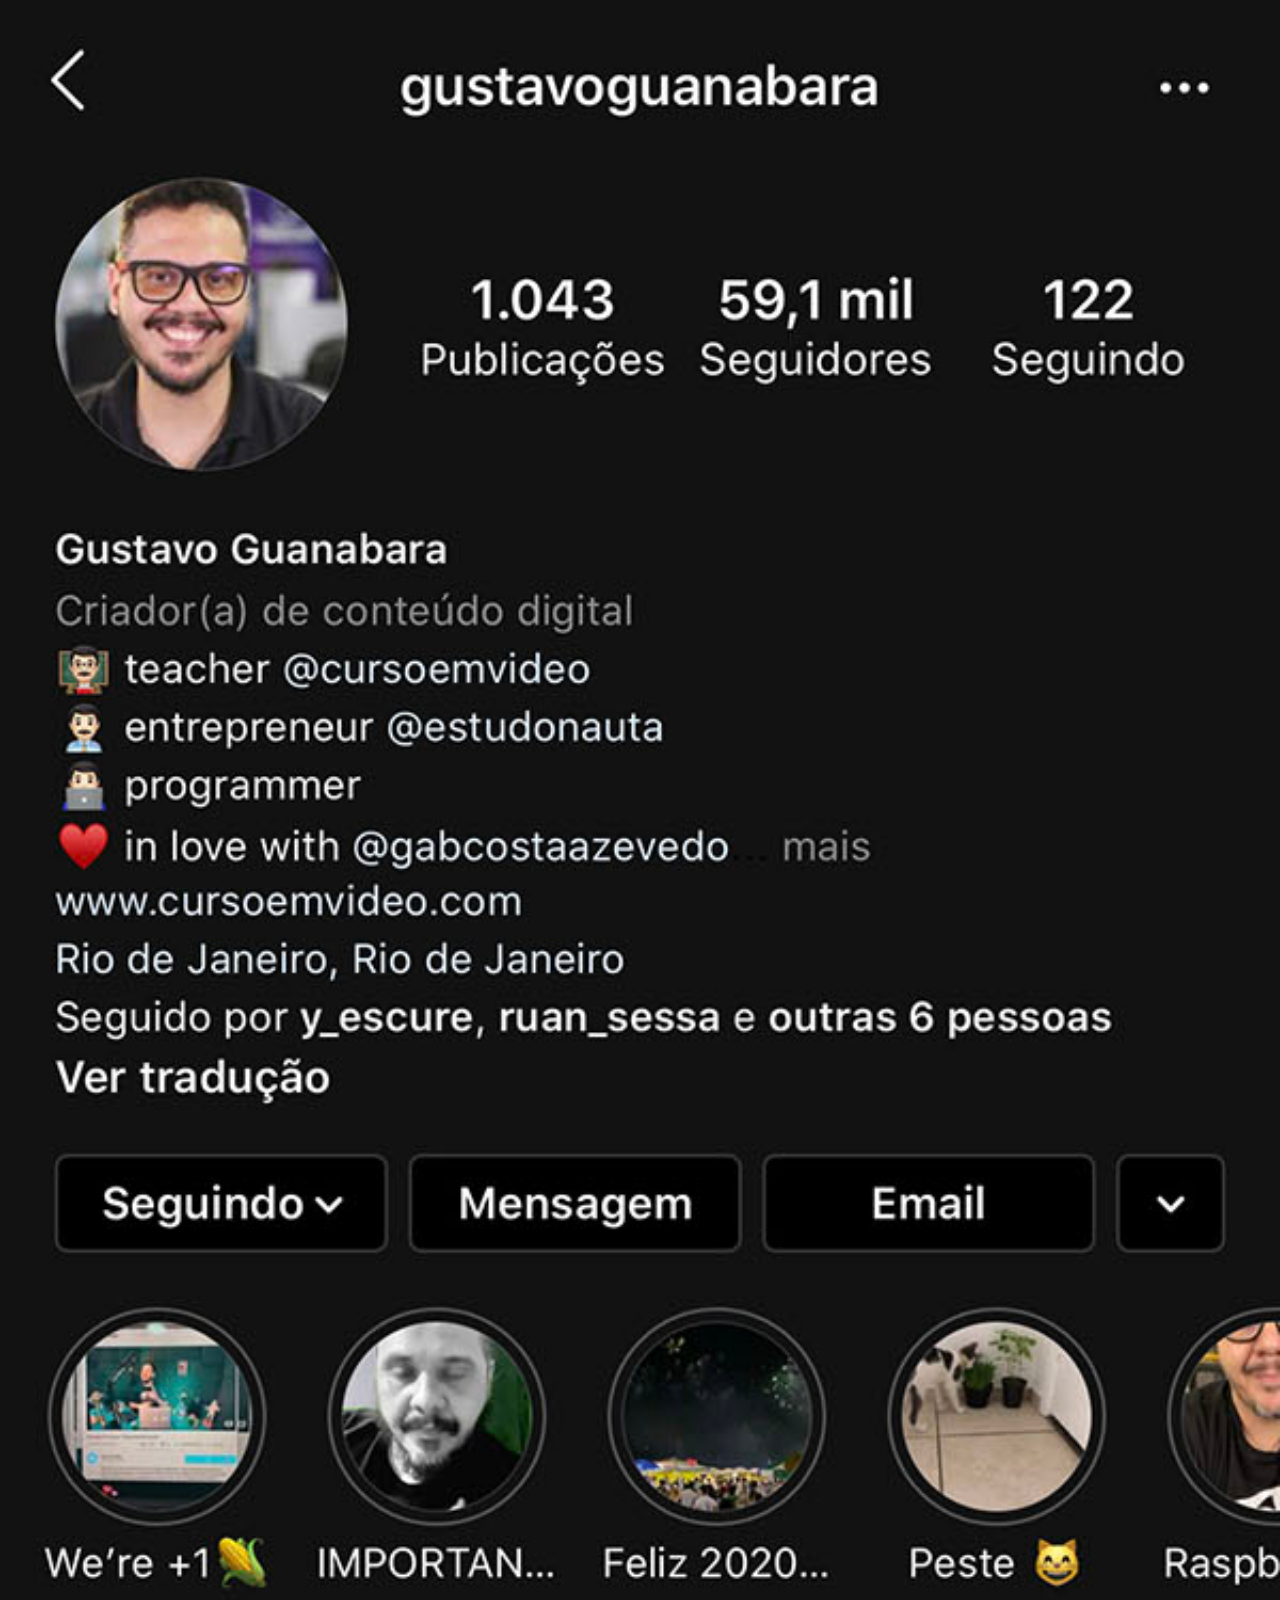
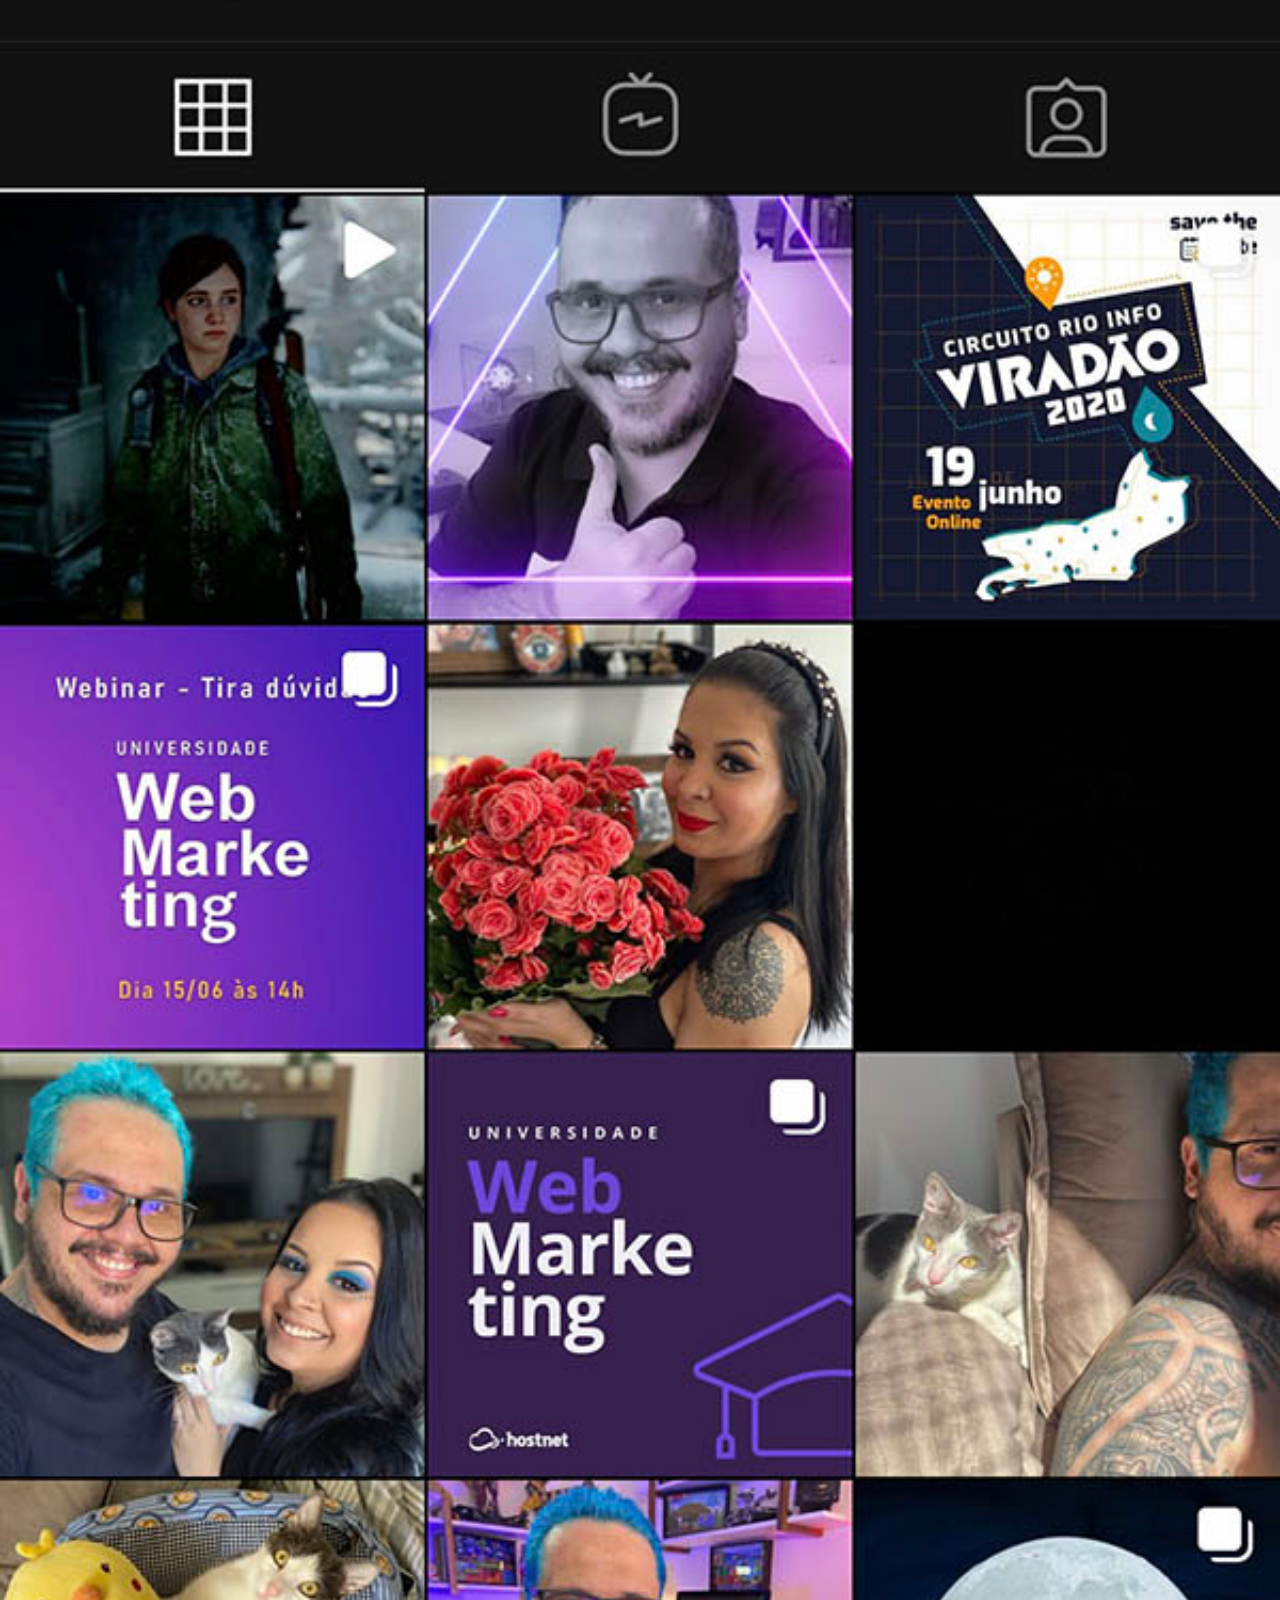
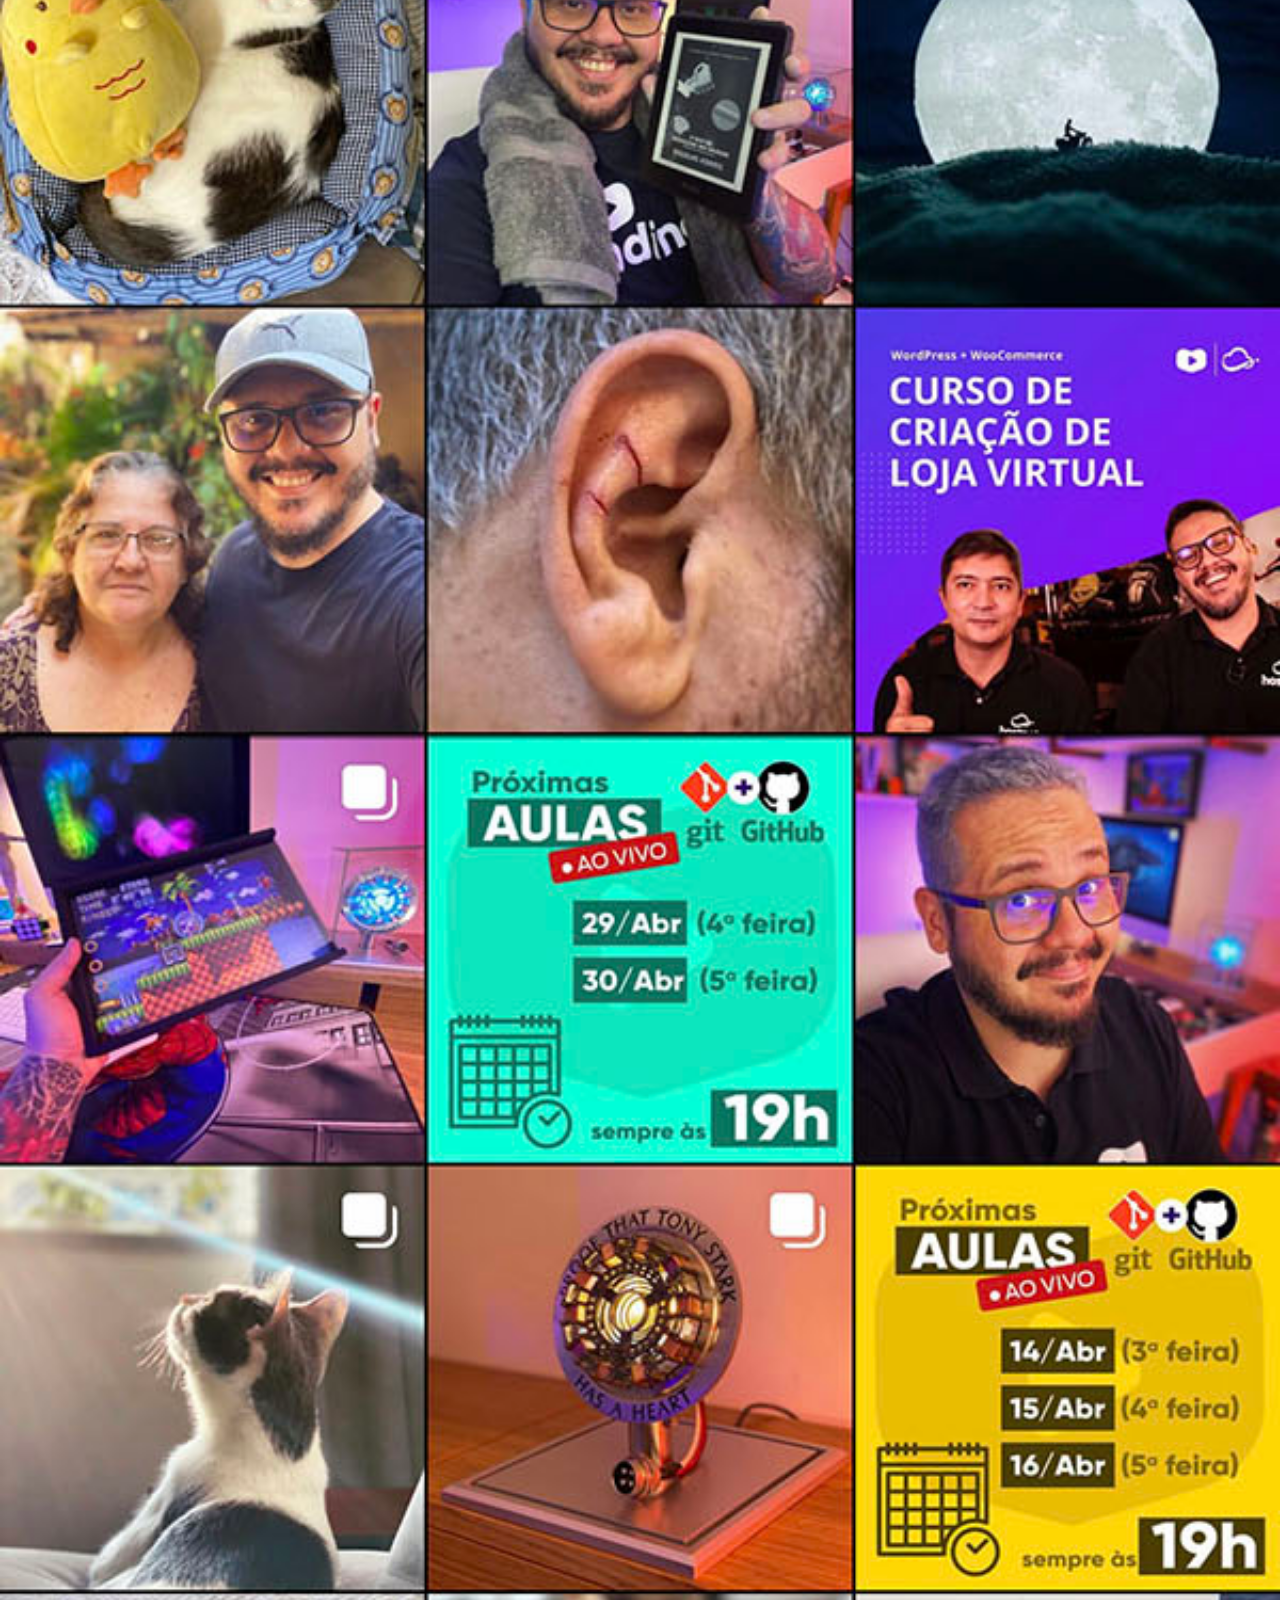
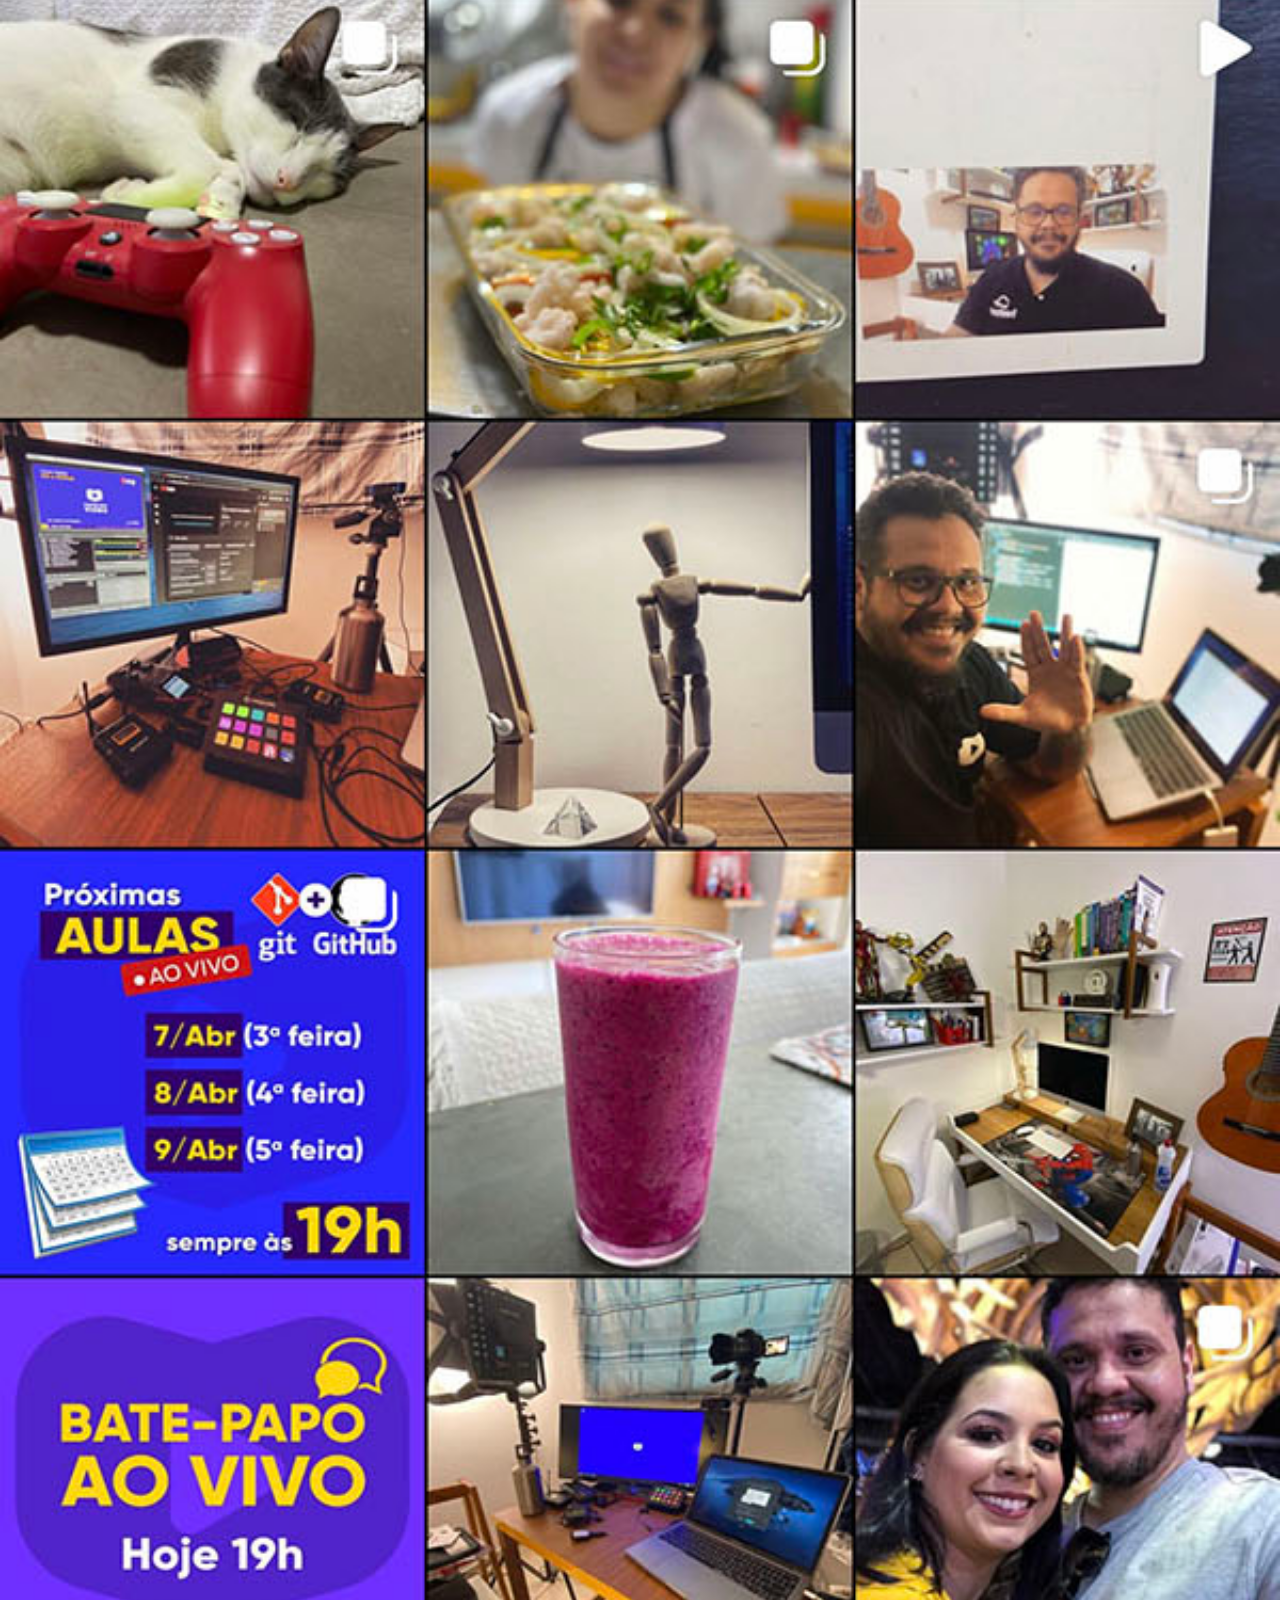
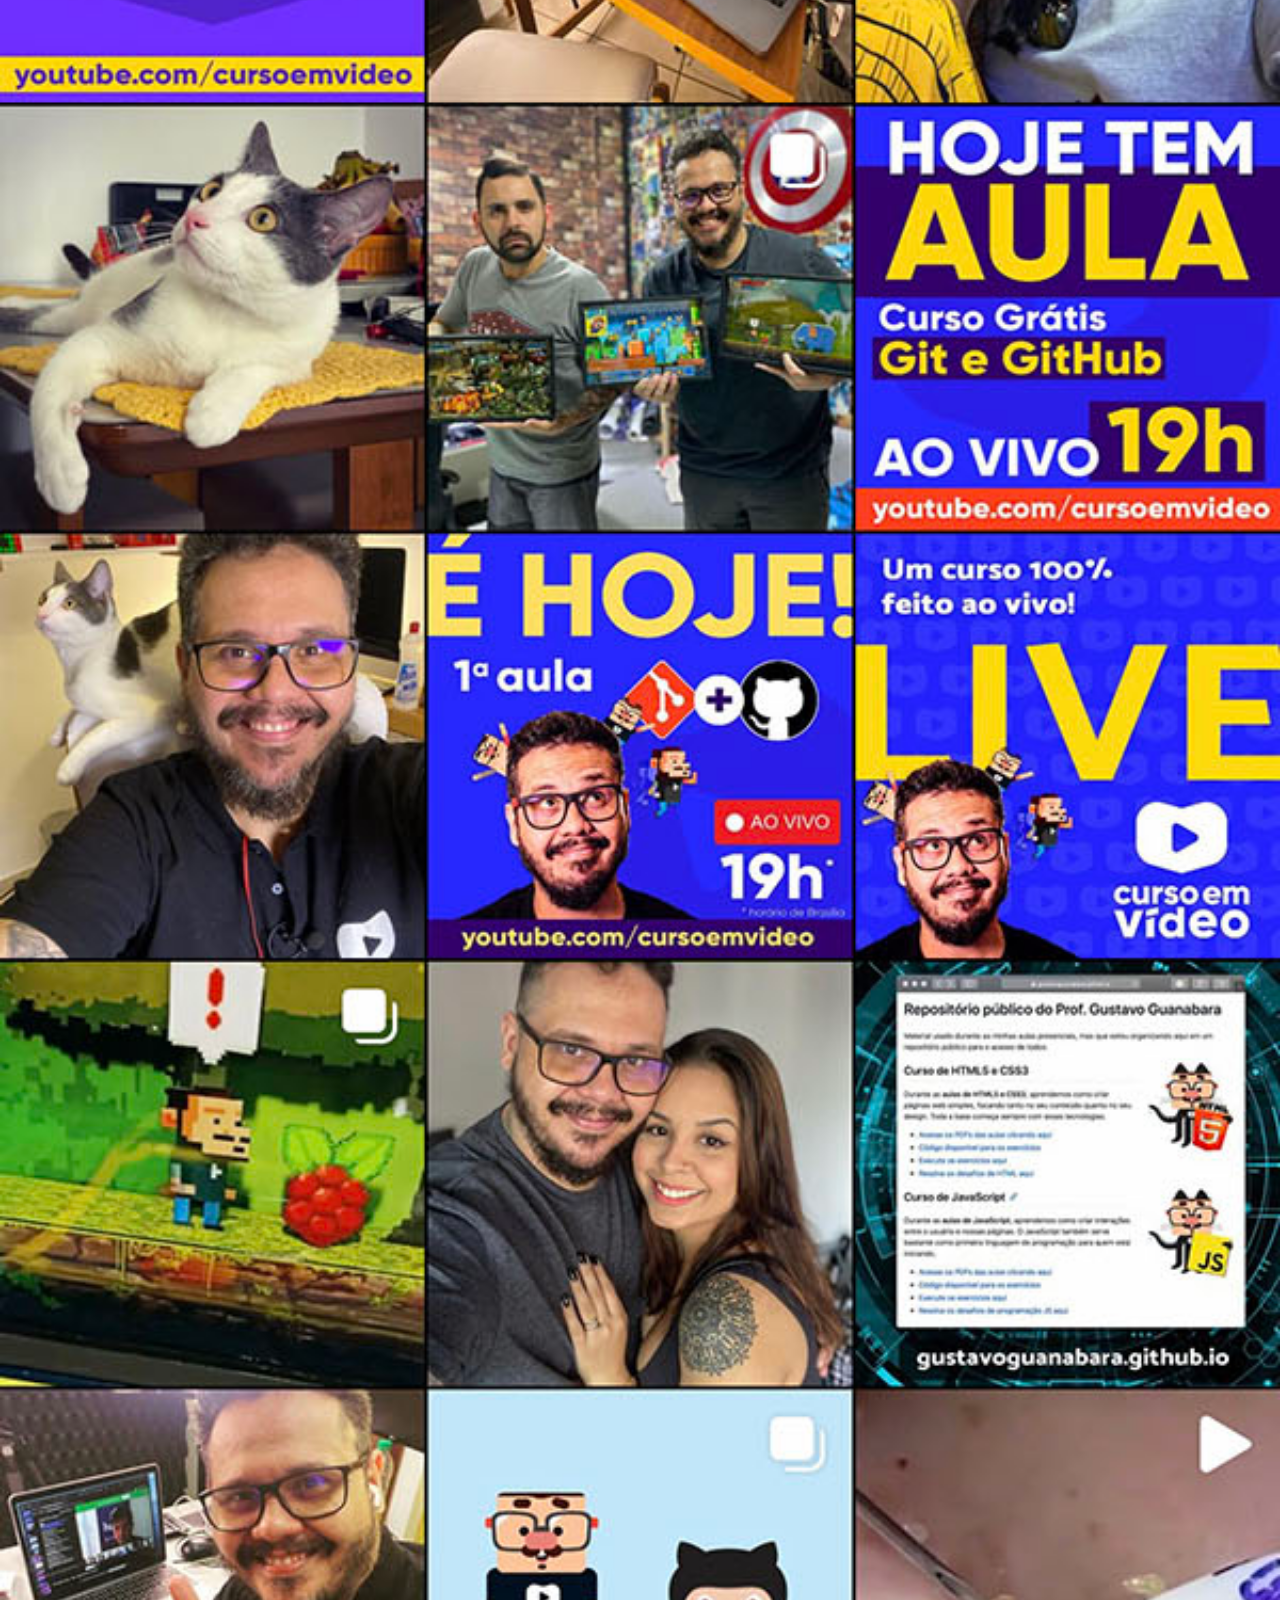
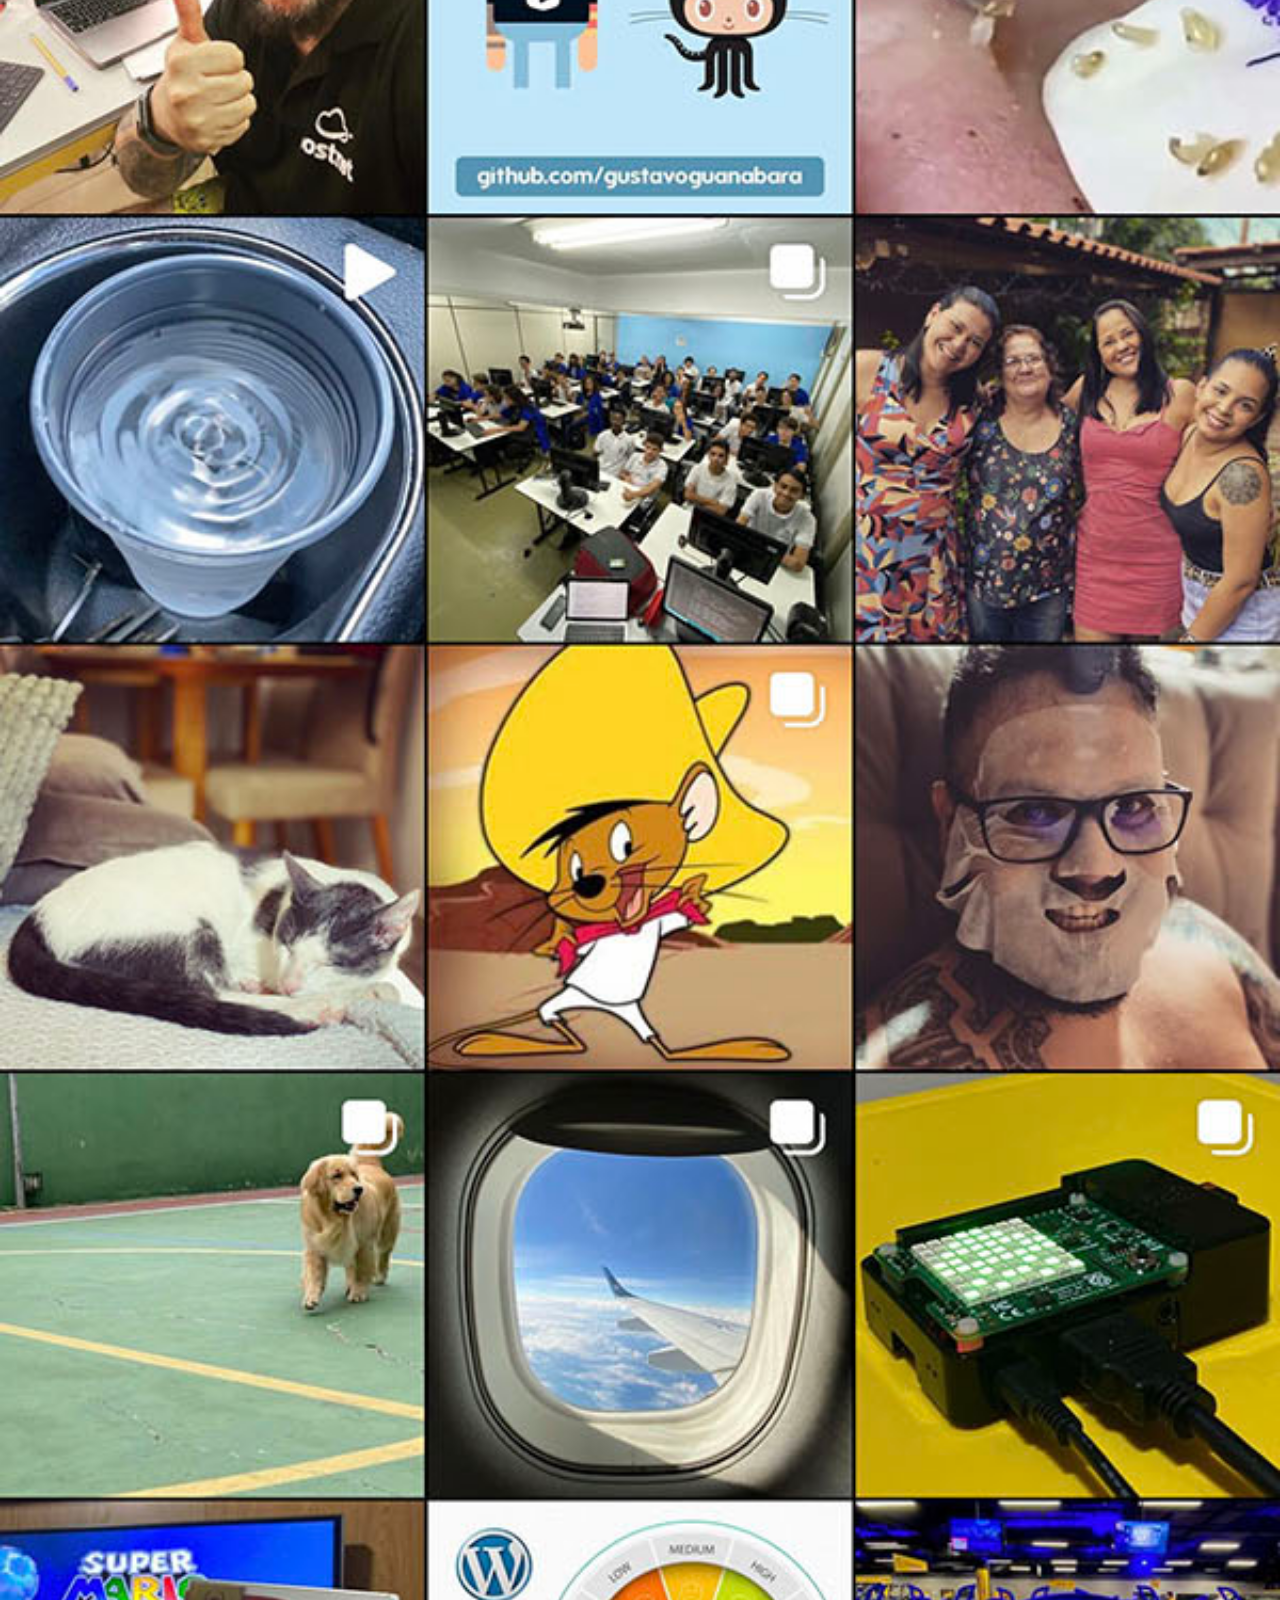
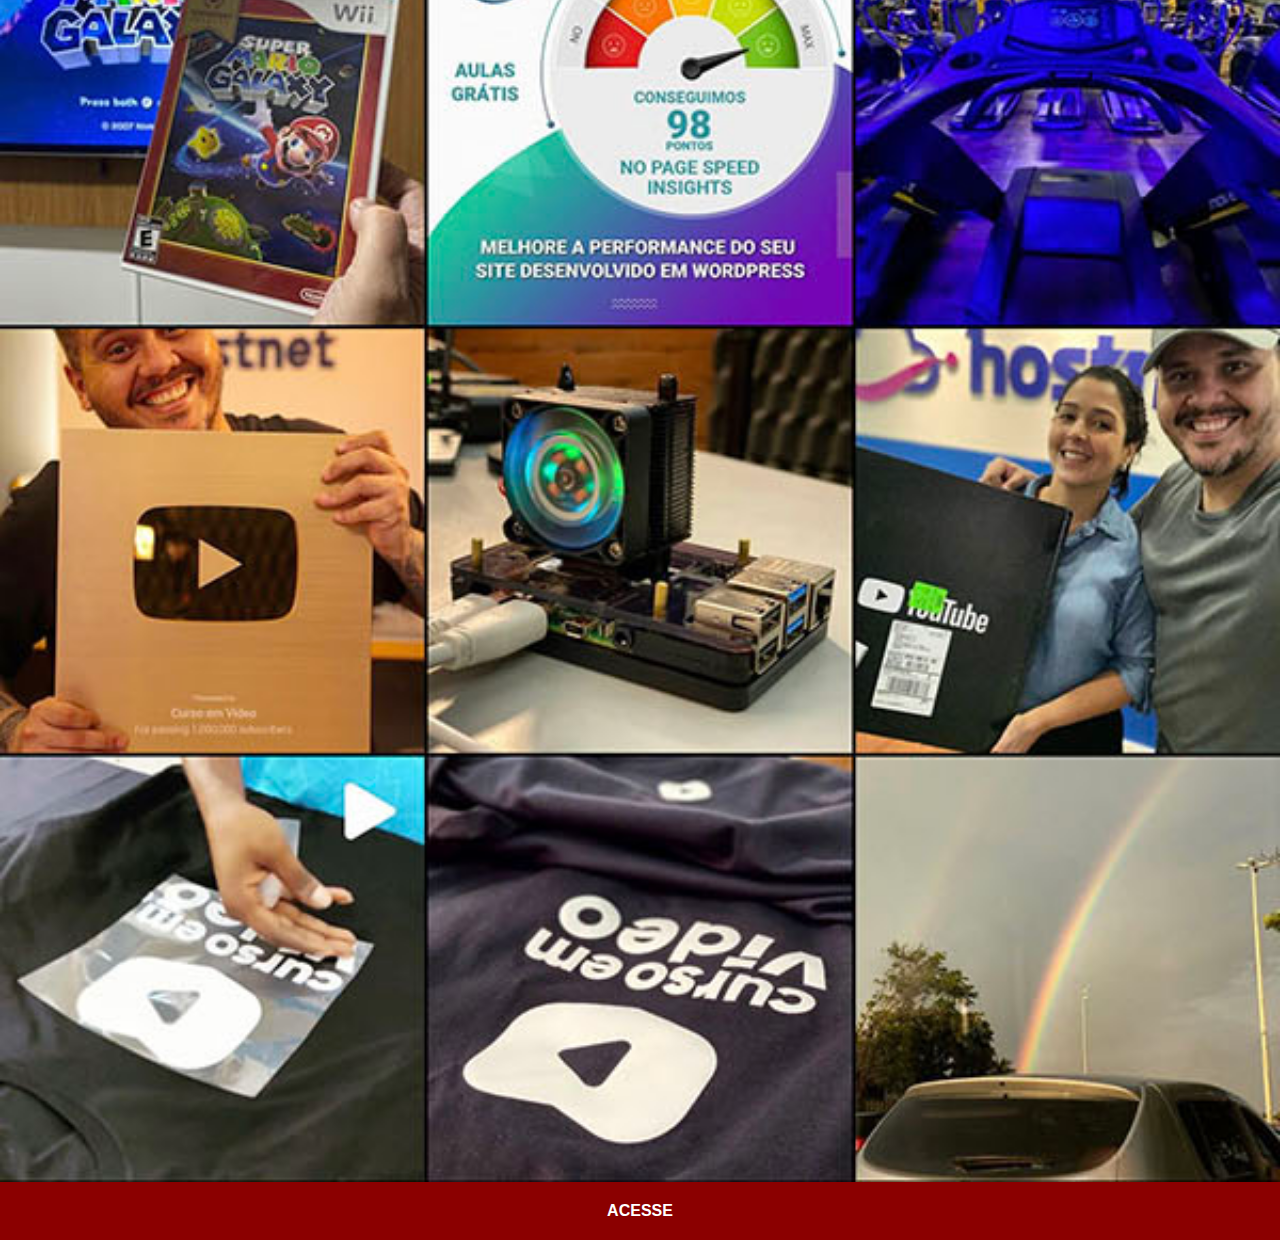
<file: projeto-socialweb/instagram.html>
<!DOCTYPE html>
<html lang="pt-br">
<head>
    <meta charset="UTF-8">
    <meta name="viewport" content="width=device-width, initial-scale=1.0">
    <link rel="stylesheet" href="social-style.css">
    <title>Instagram</title>
</head>
<body>
    <img src="imagens/tela-instagram.jpg" alt="instagram">
    <a href="https://www.instagram.com/" target="_blank">ACESSE</a>
</body>
</html>
</file>
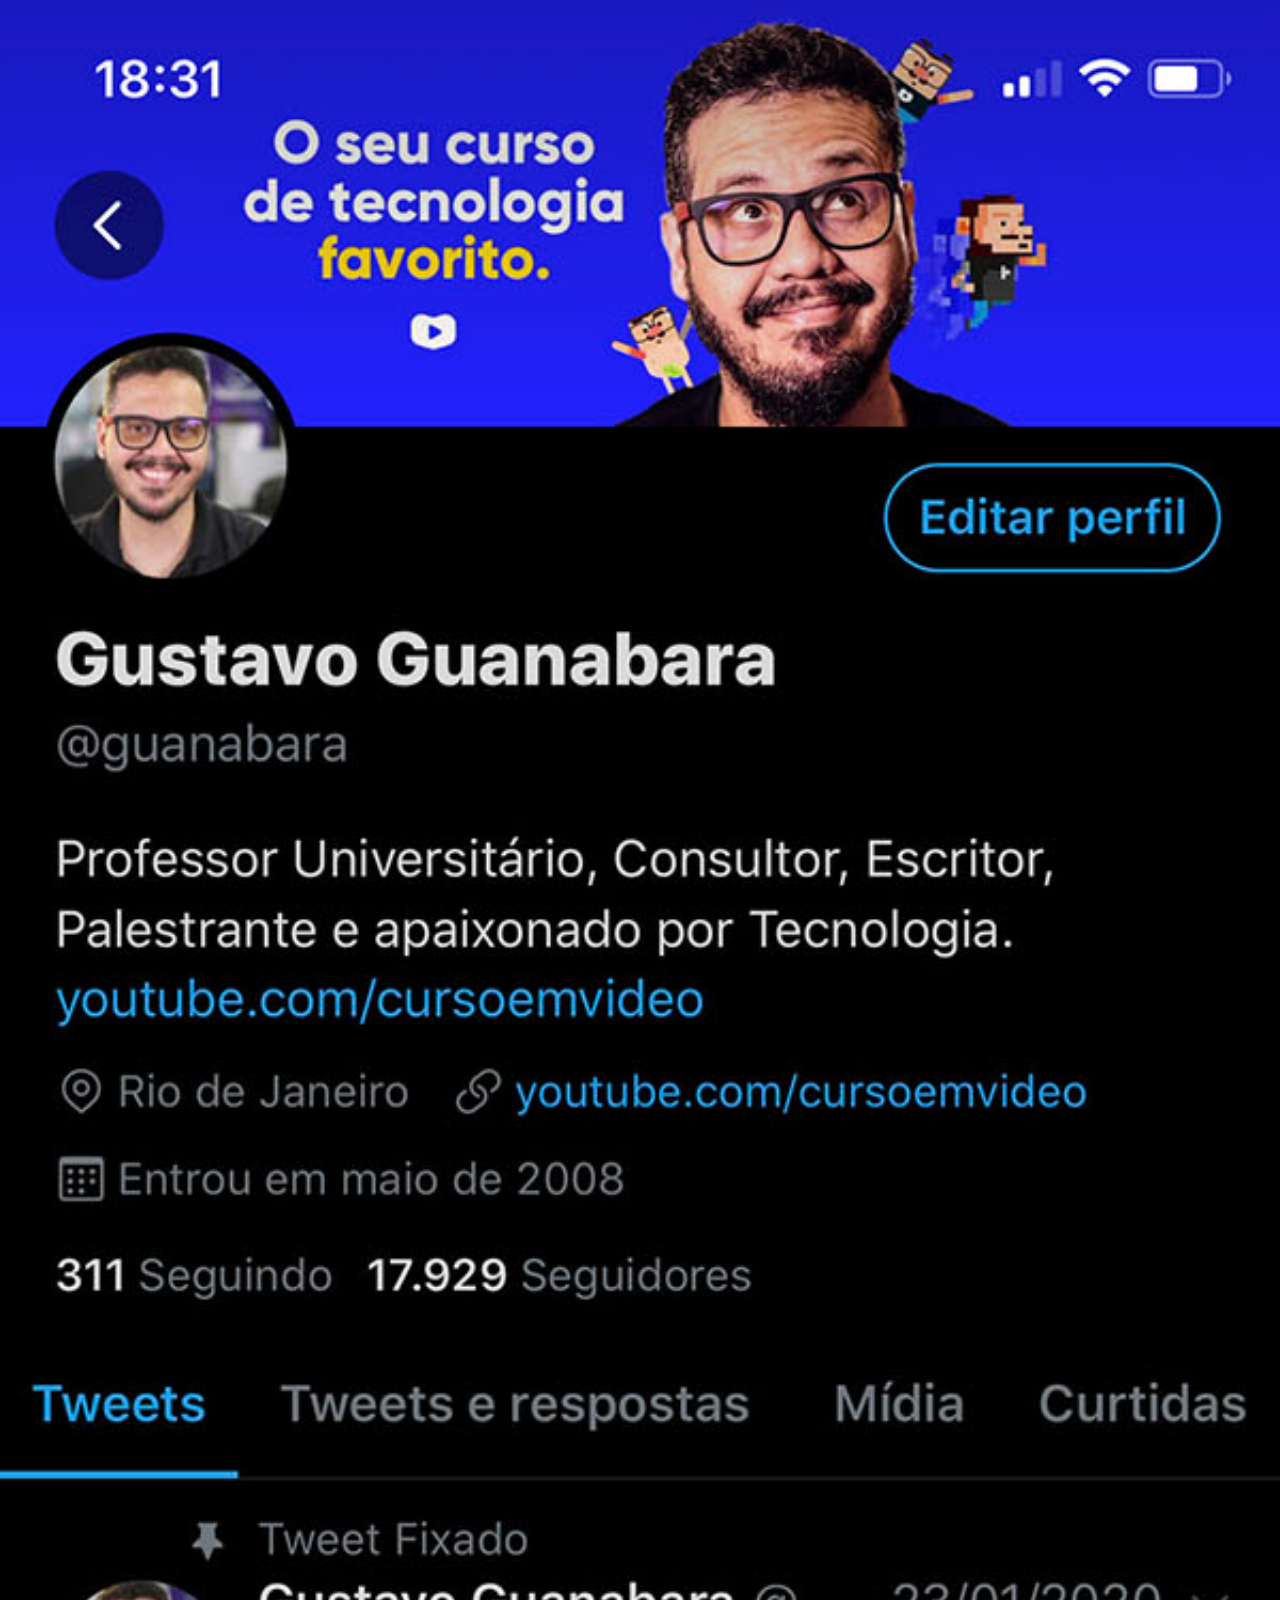
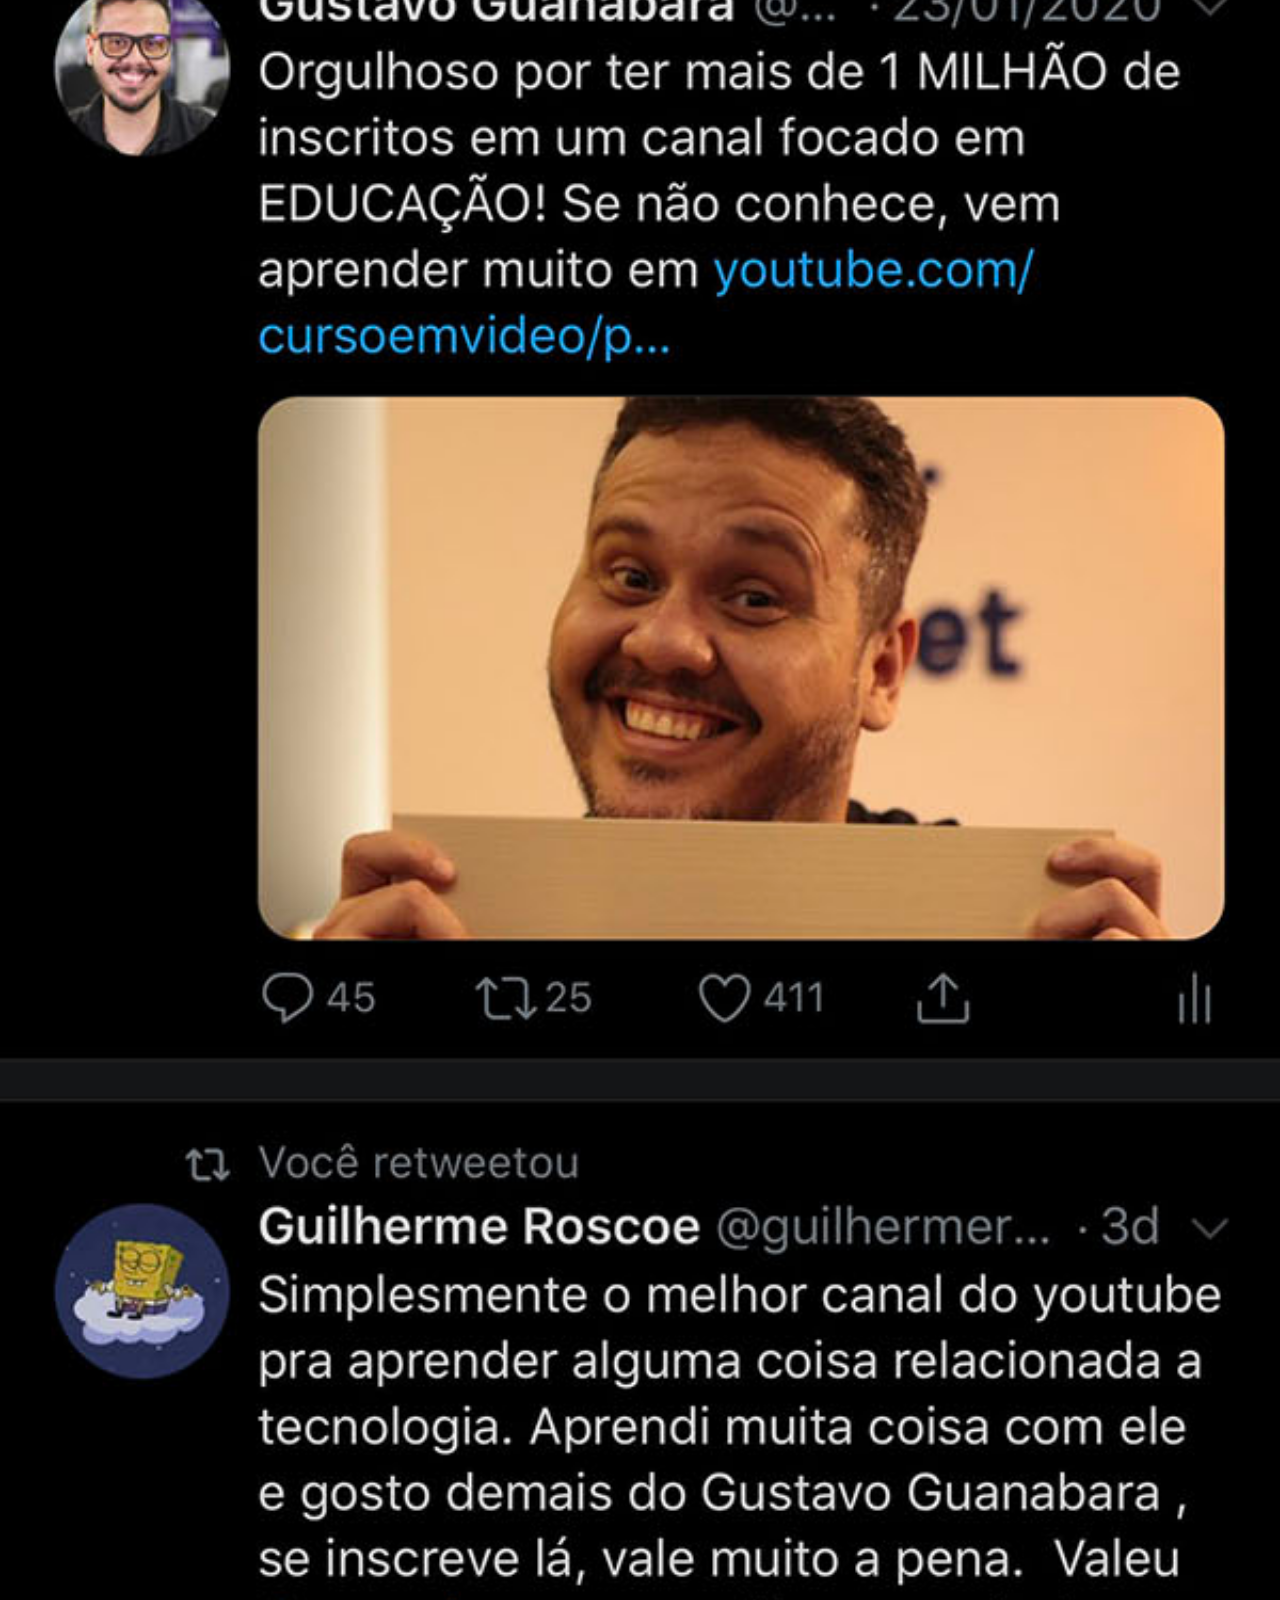
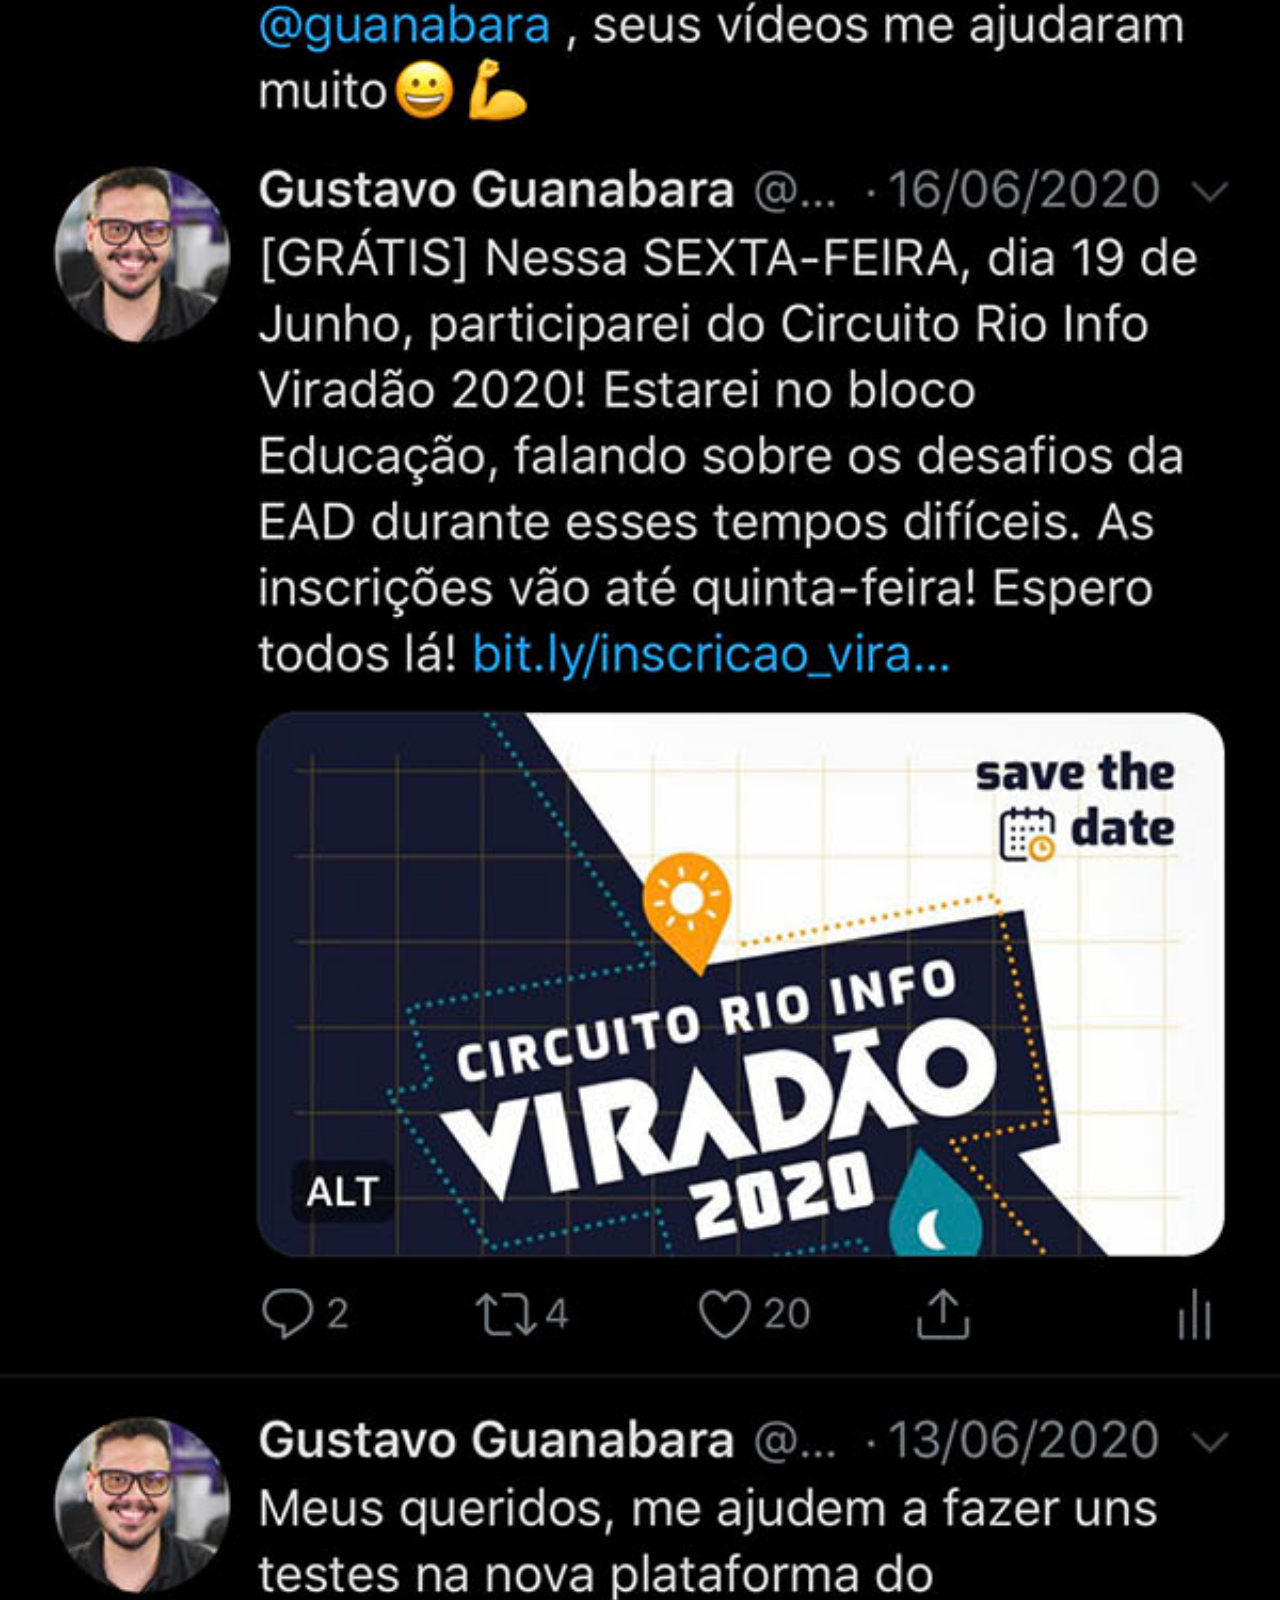
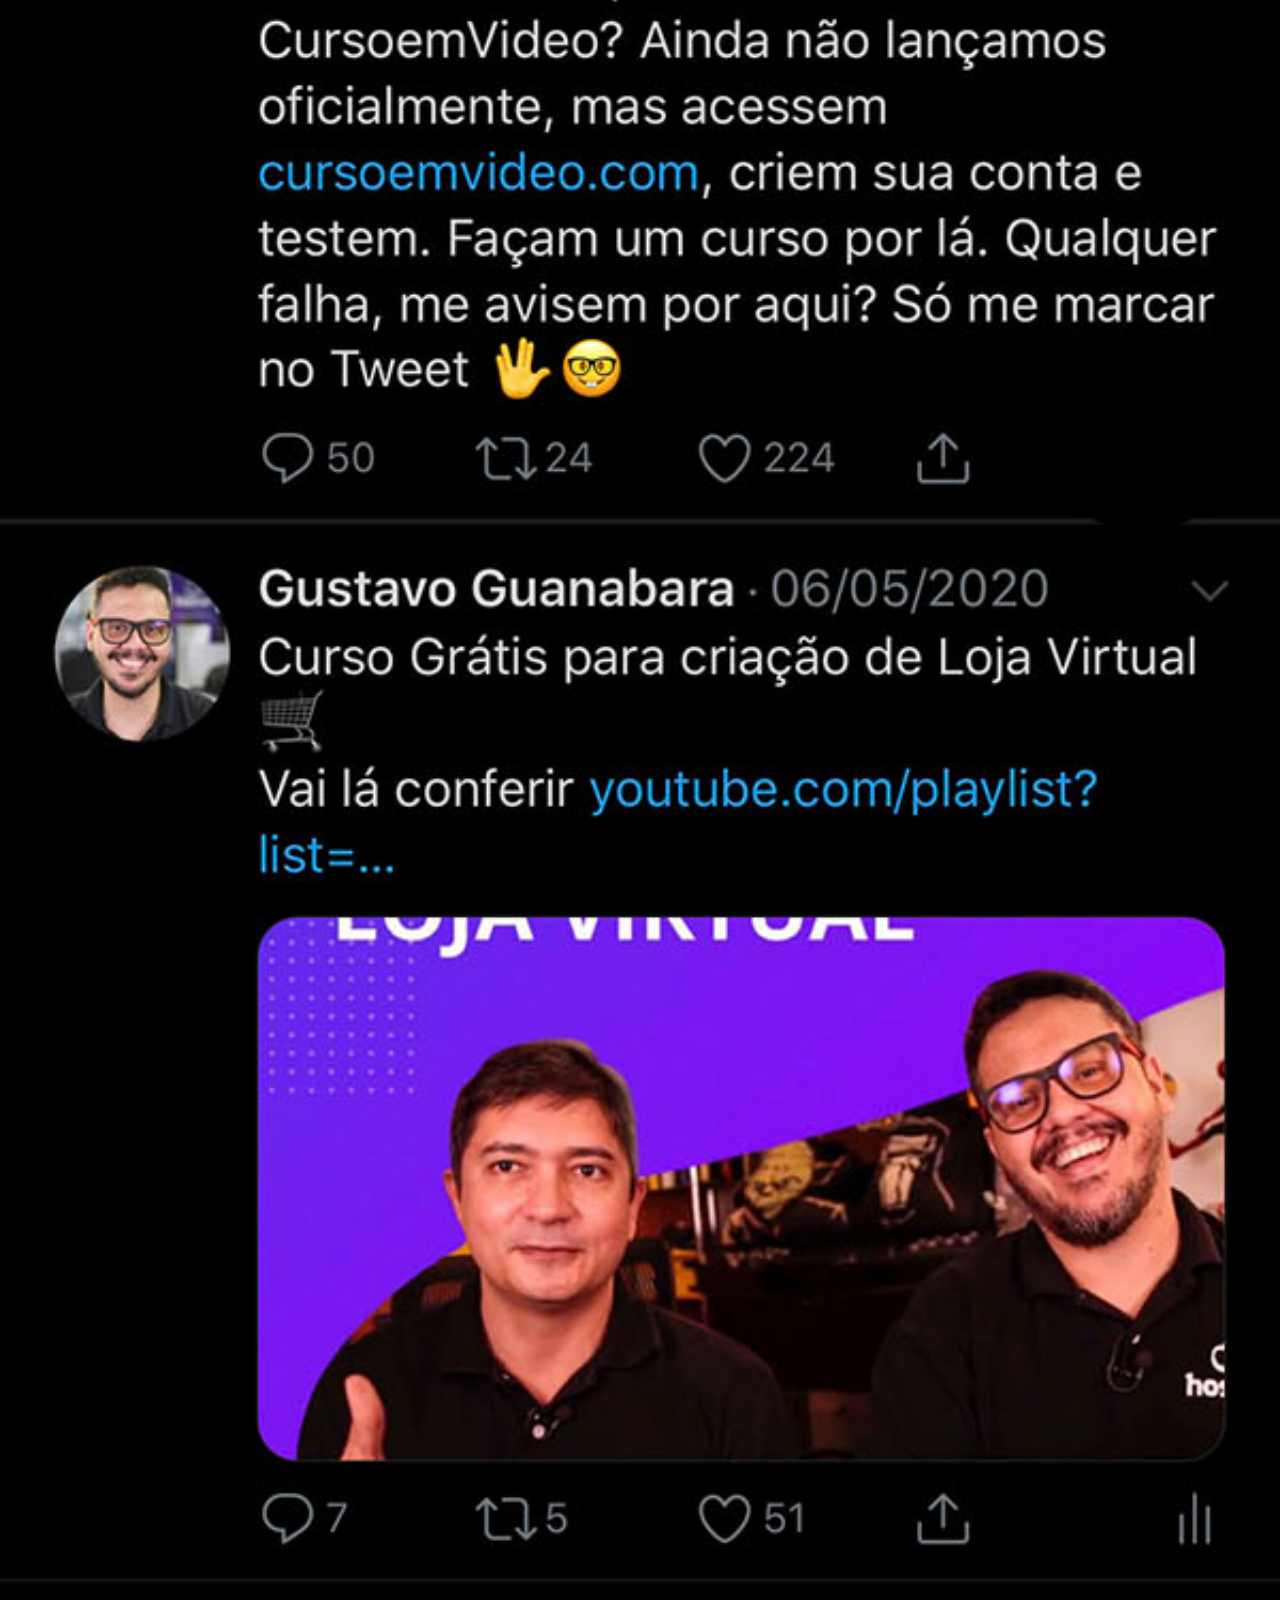
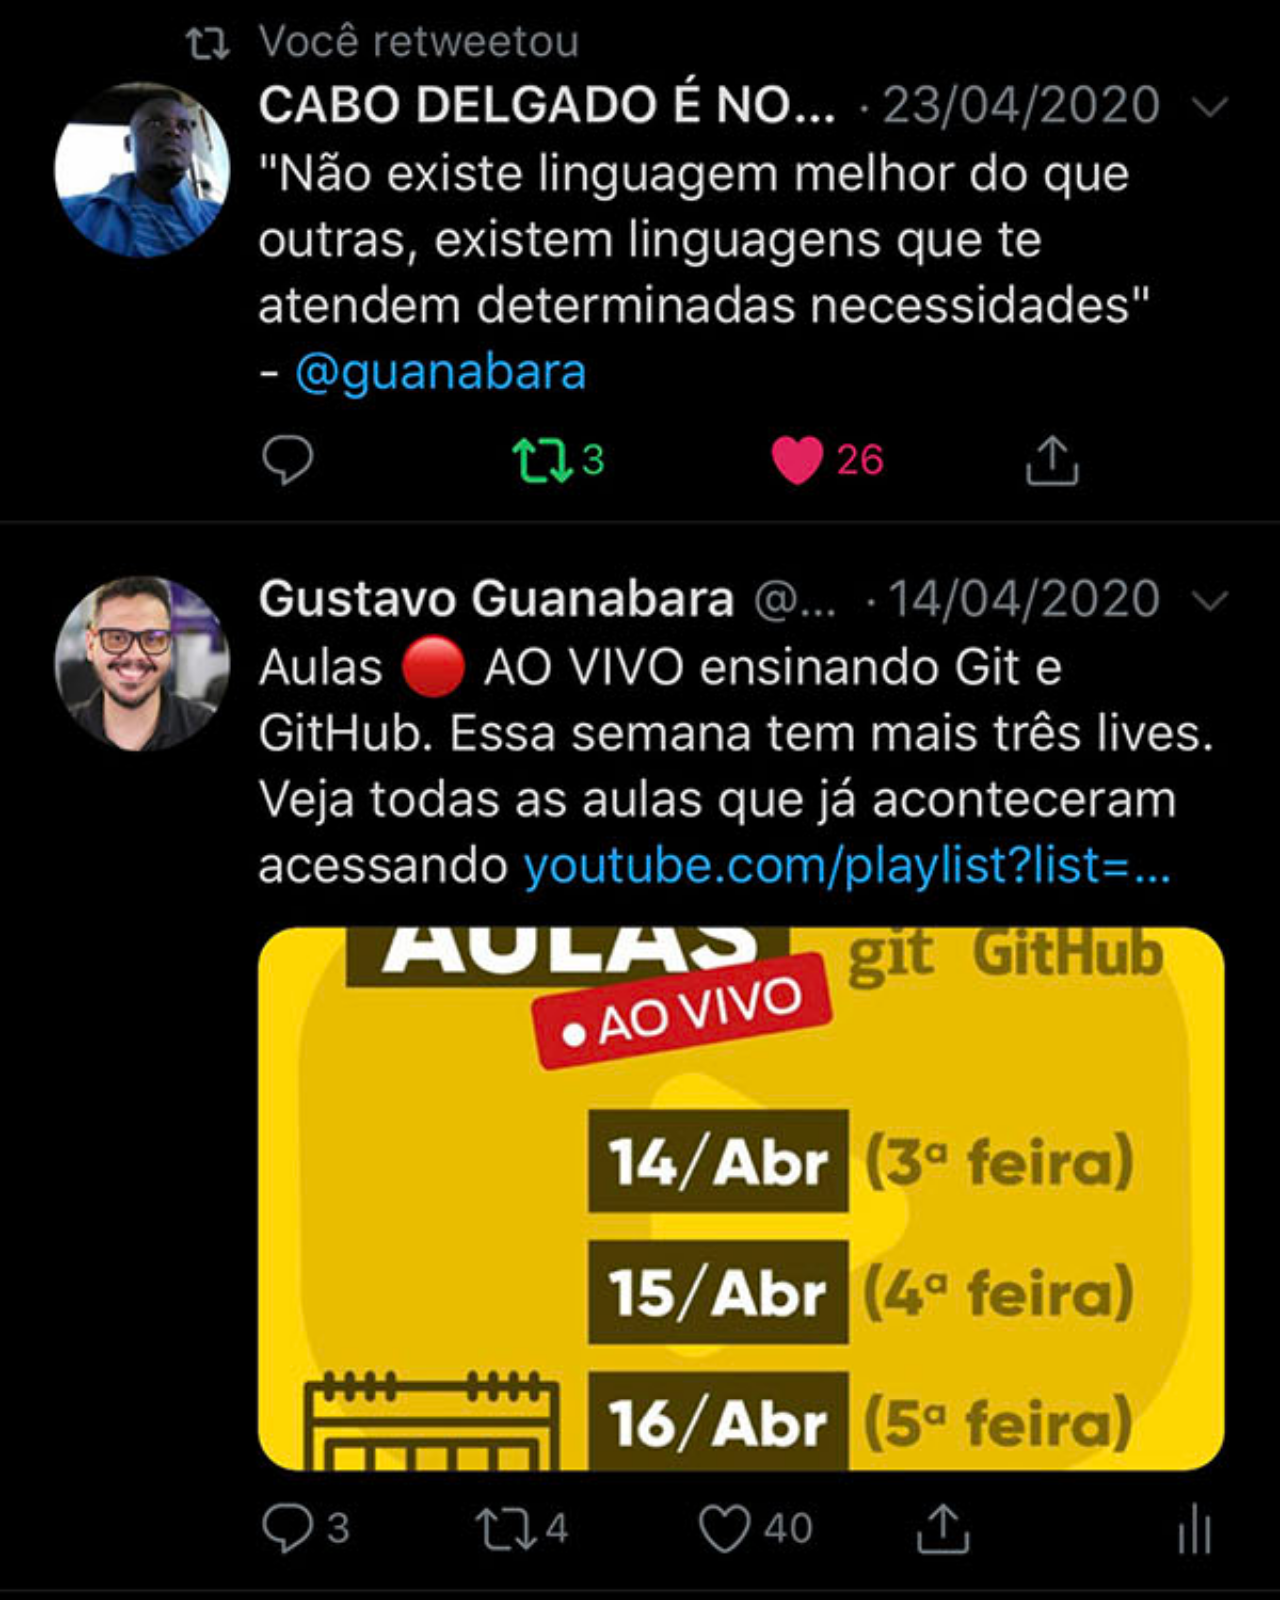
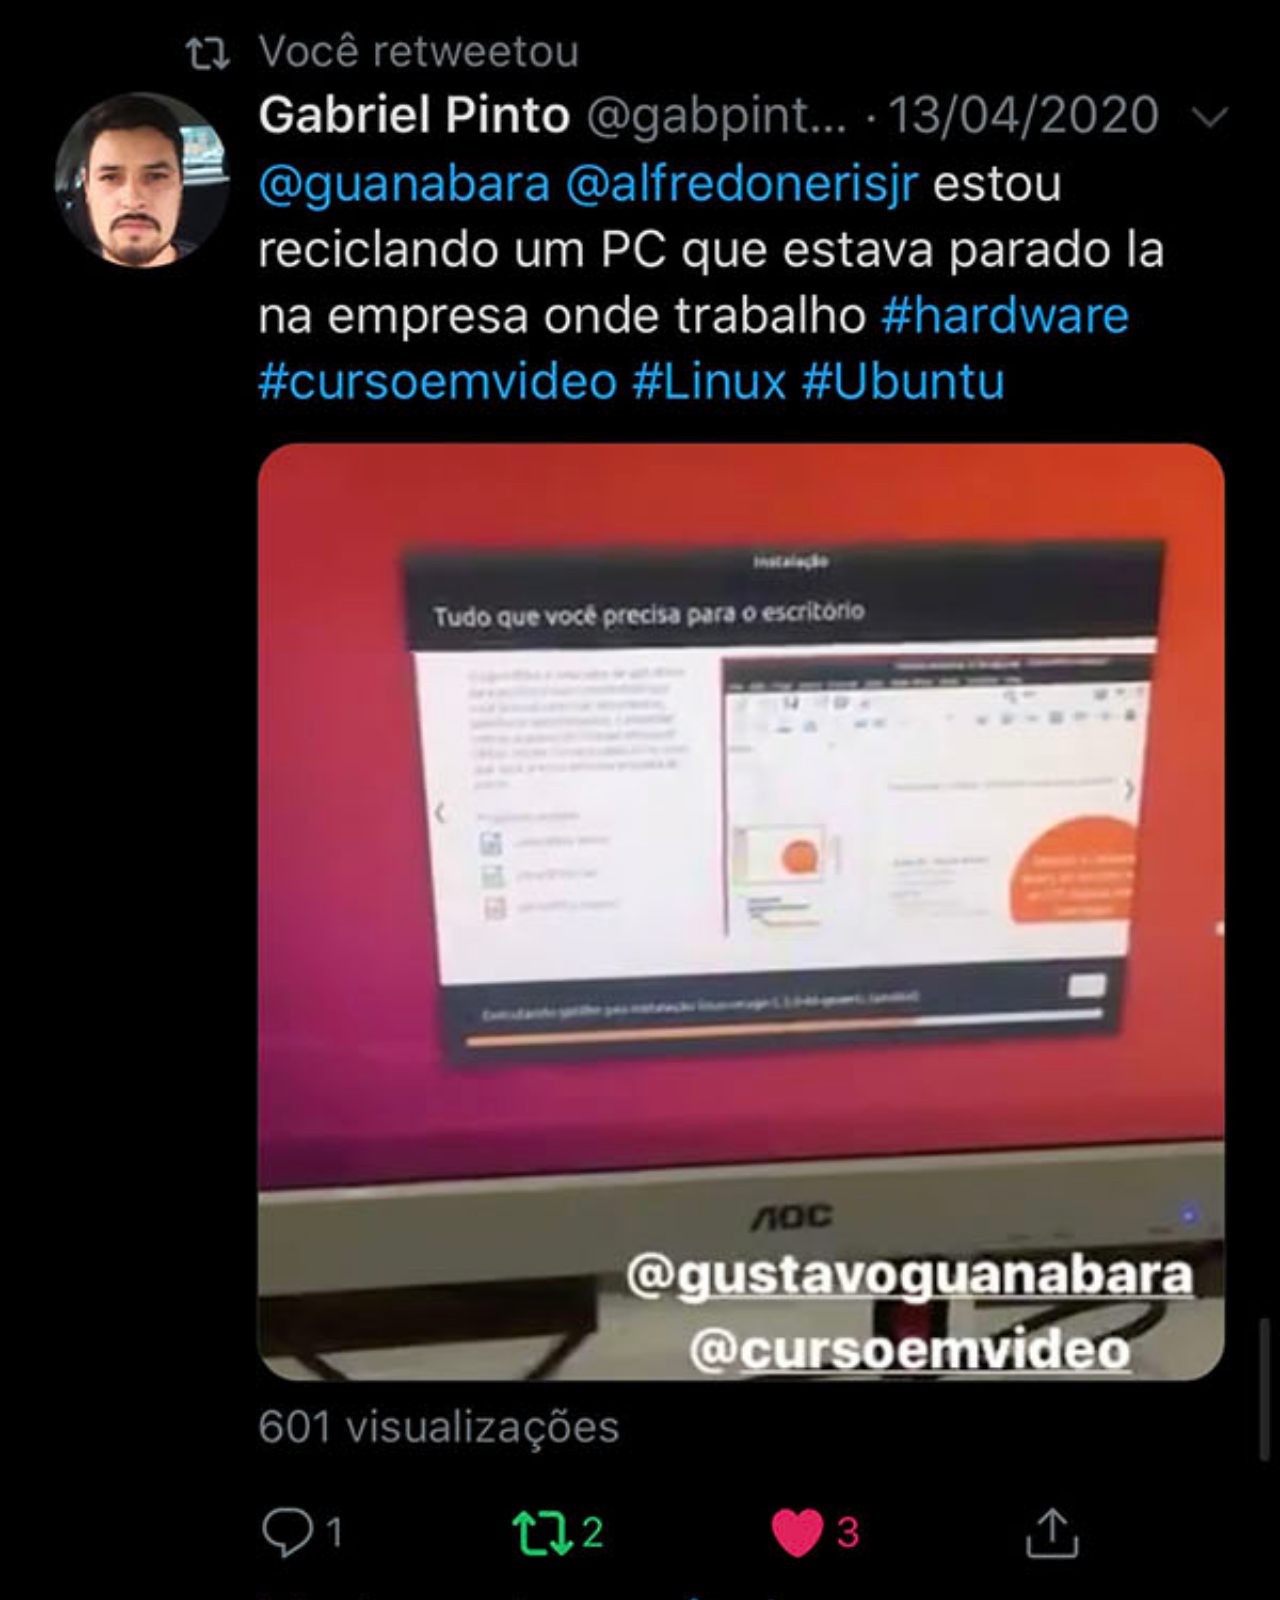
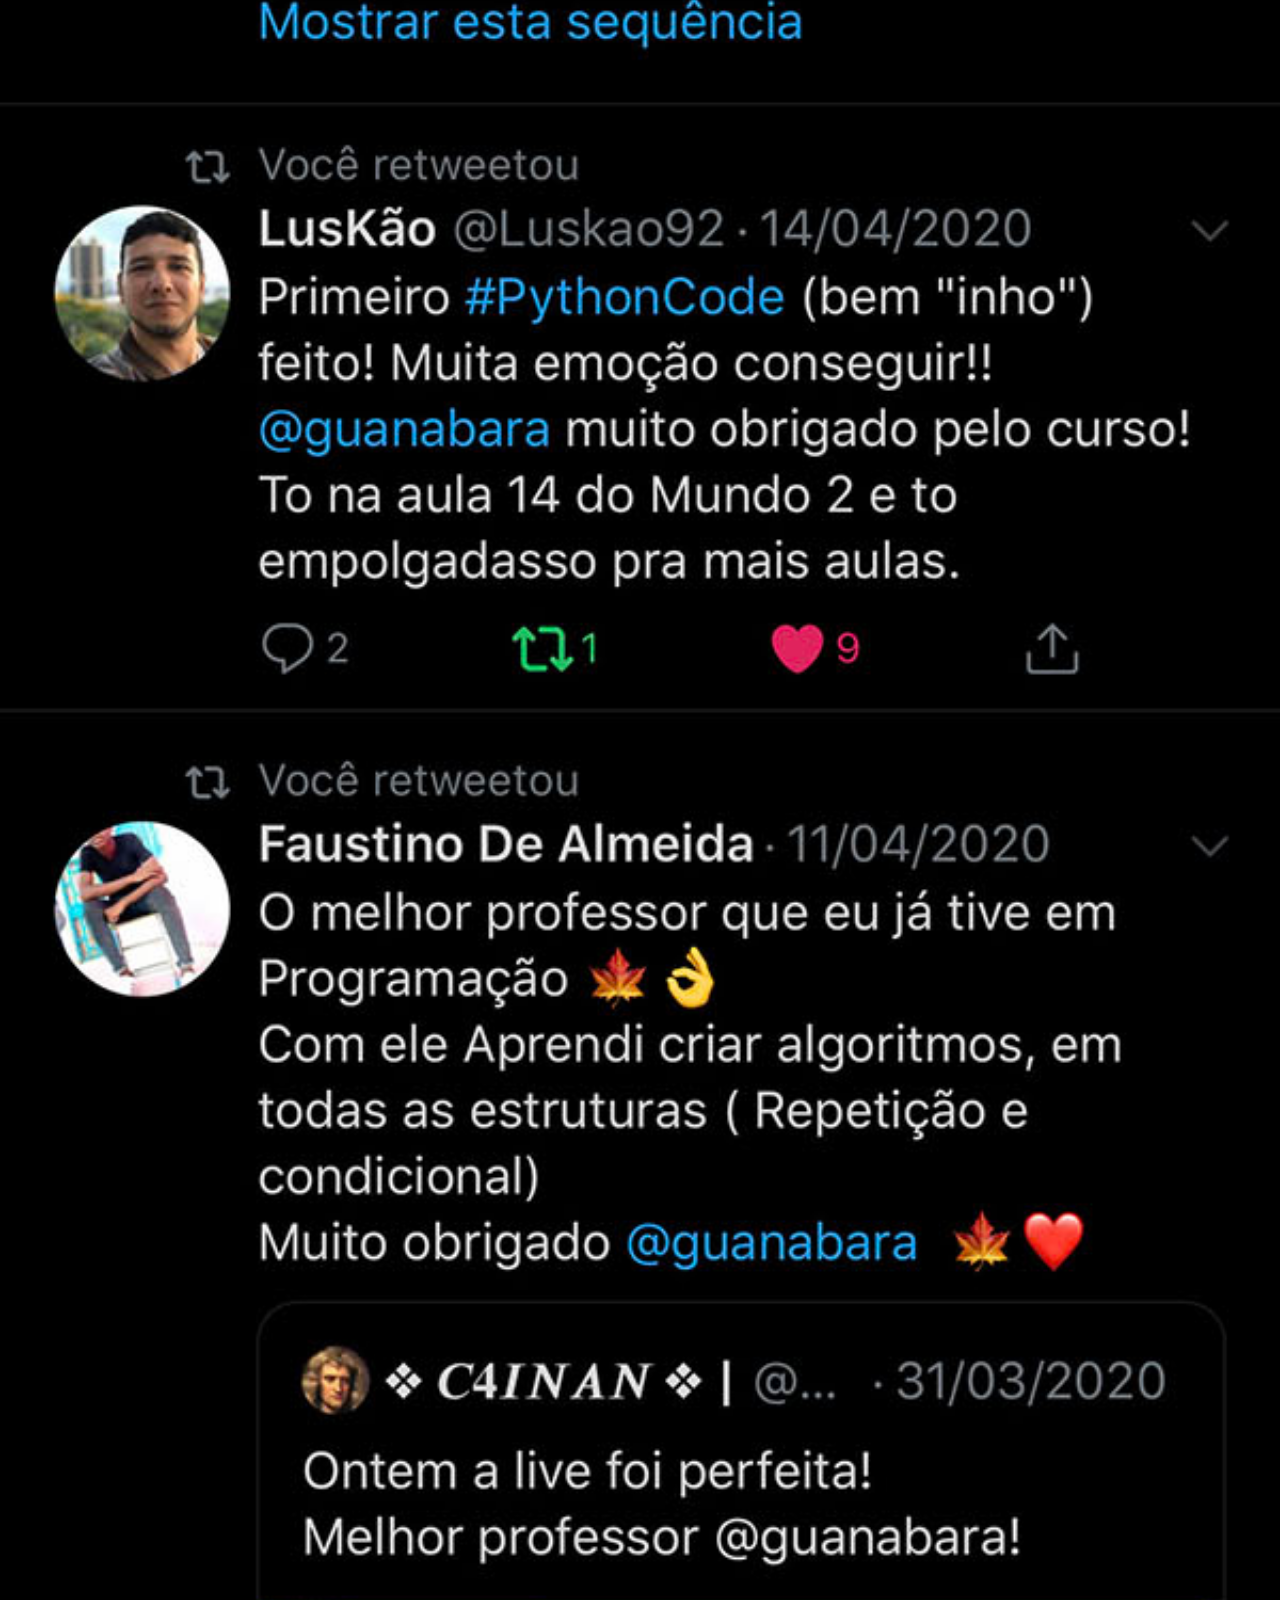
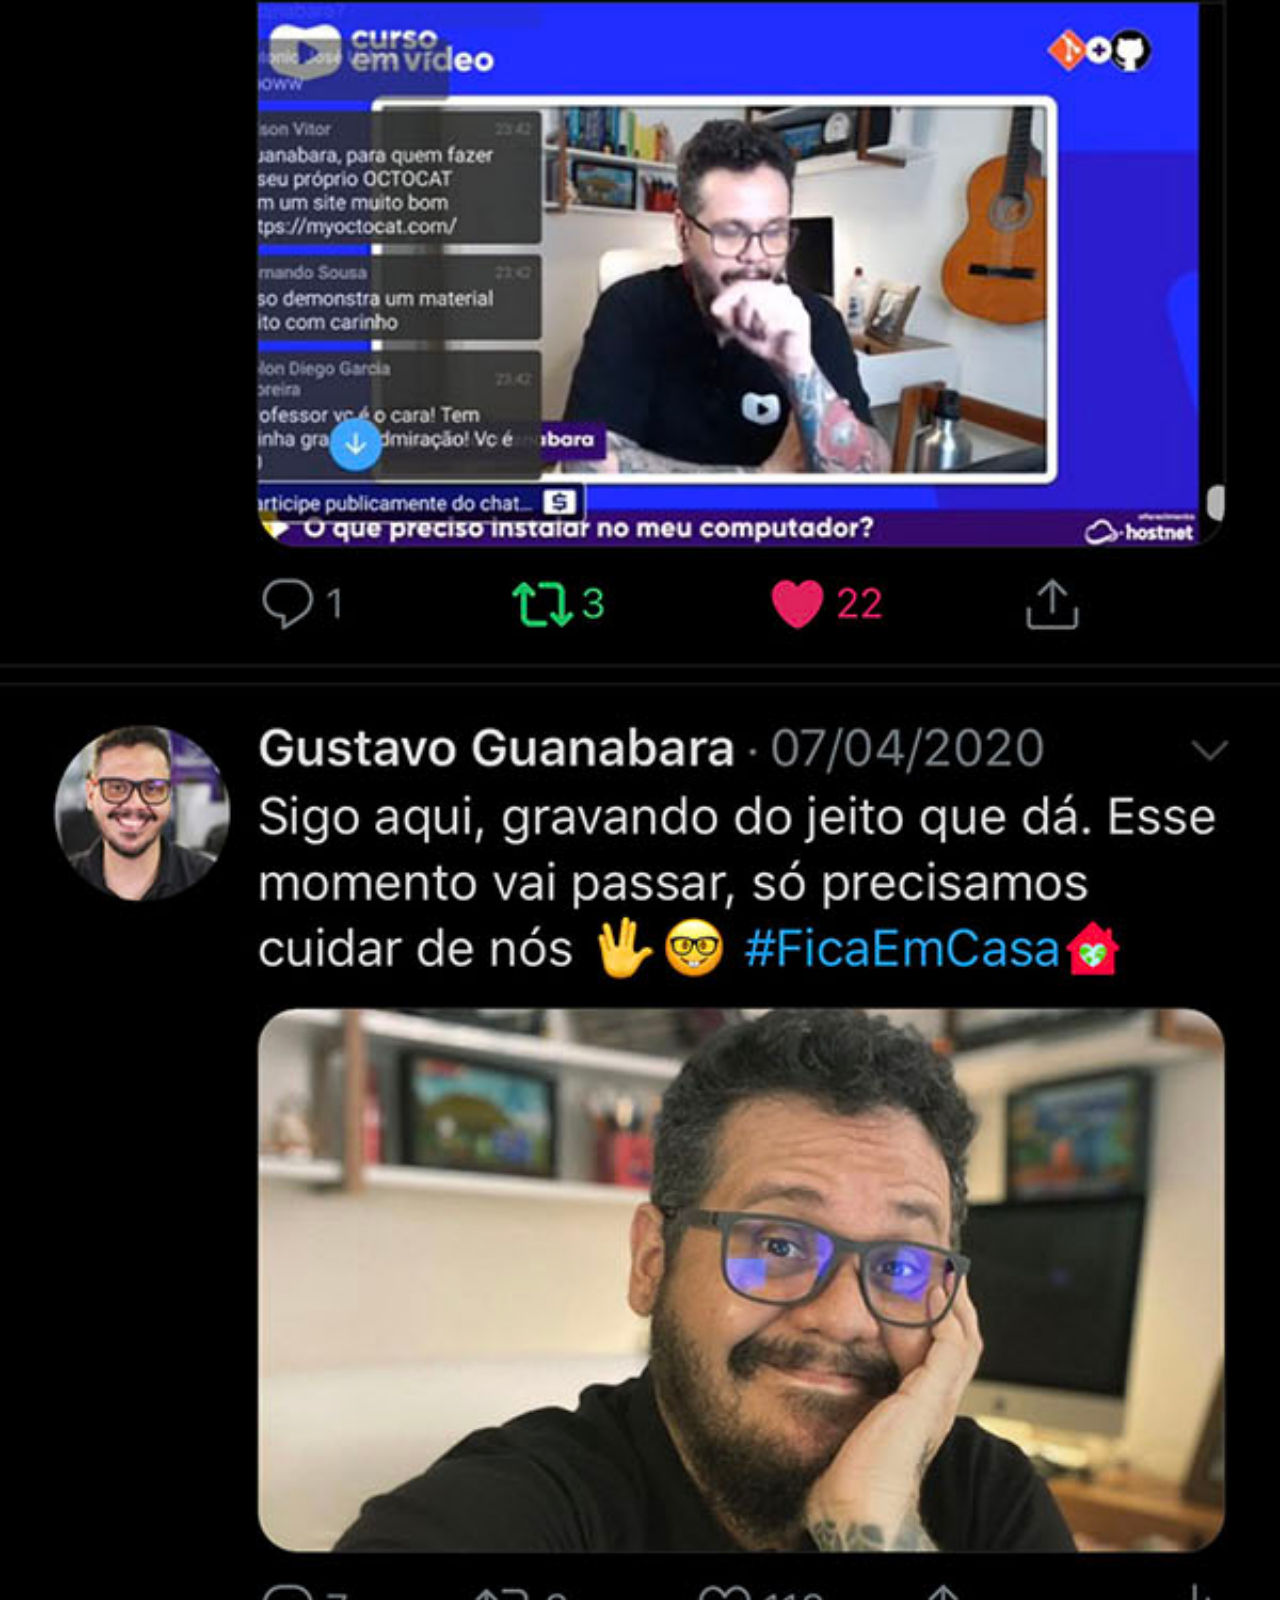
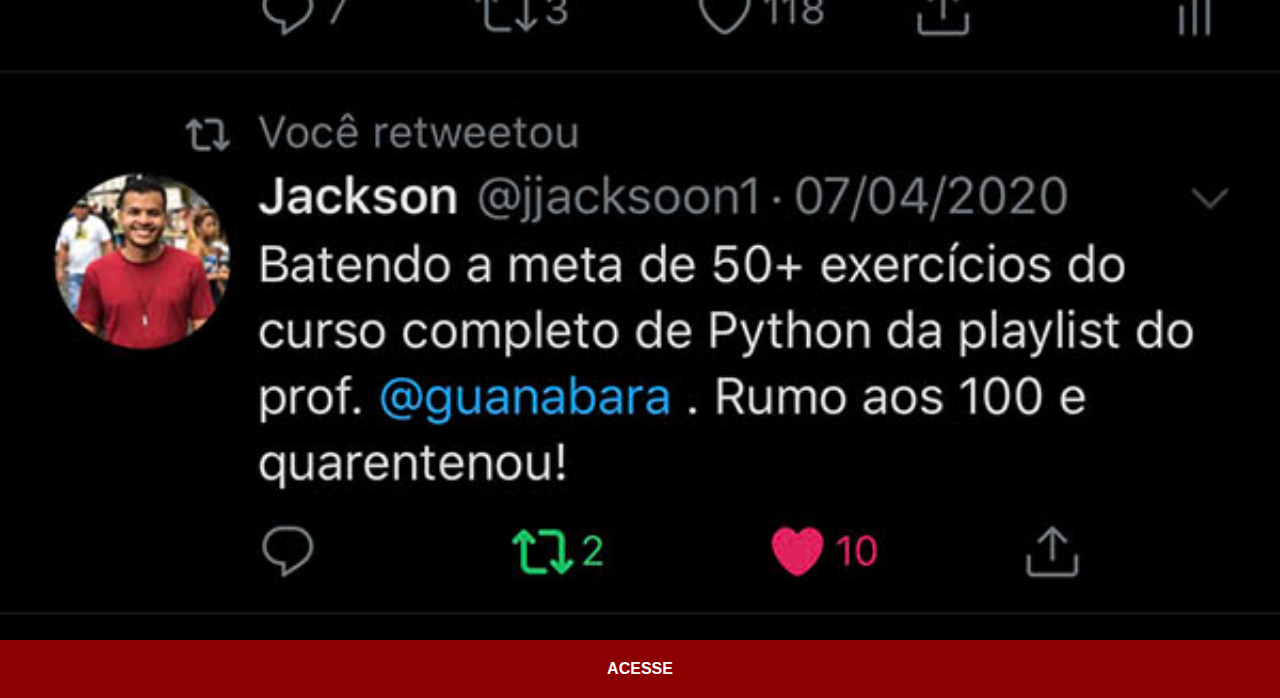
<file: projeto-socialweb/twitter.html>
<!DOCTYPE html>
<html lang="pt-br">
<head>
    <meta charset="UTF-8">
    <meta name="viewport" content="width=device-width, initial-scale=1.0">
    <link rel="stylesheet" href="social-style.css">
    <title>Twitter</title>
</head>
<body>
    <img src="imagens/tela-twitter.jpg" alt="twitter">
    <a href="https://twitter.com/" target="_blank">ACESSE</a>
</body>
</html>
</file>
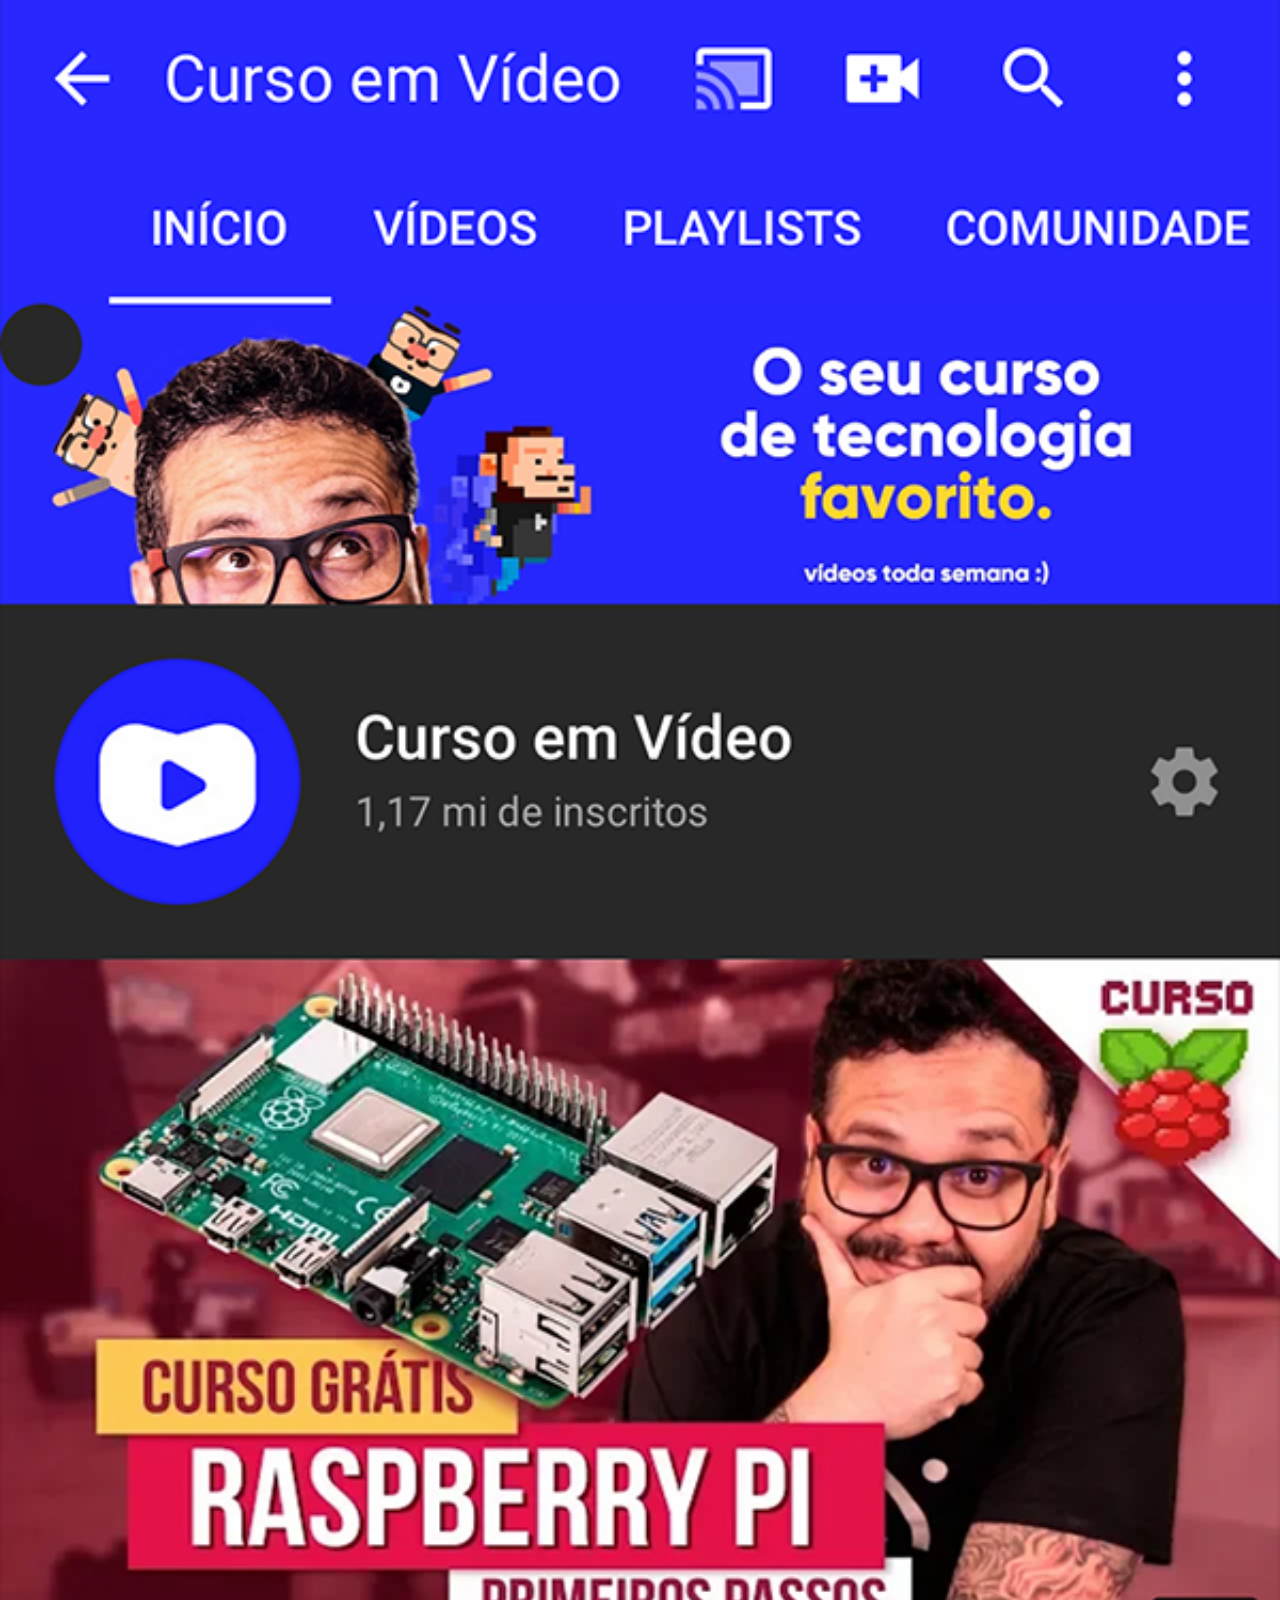
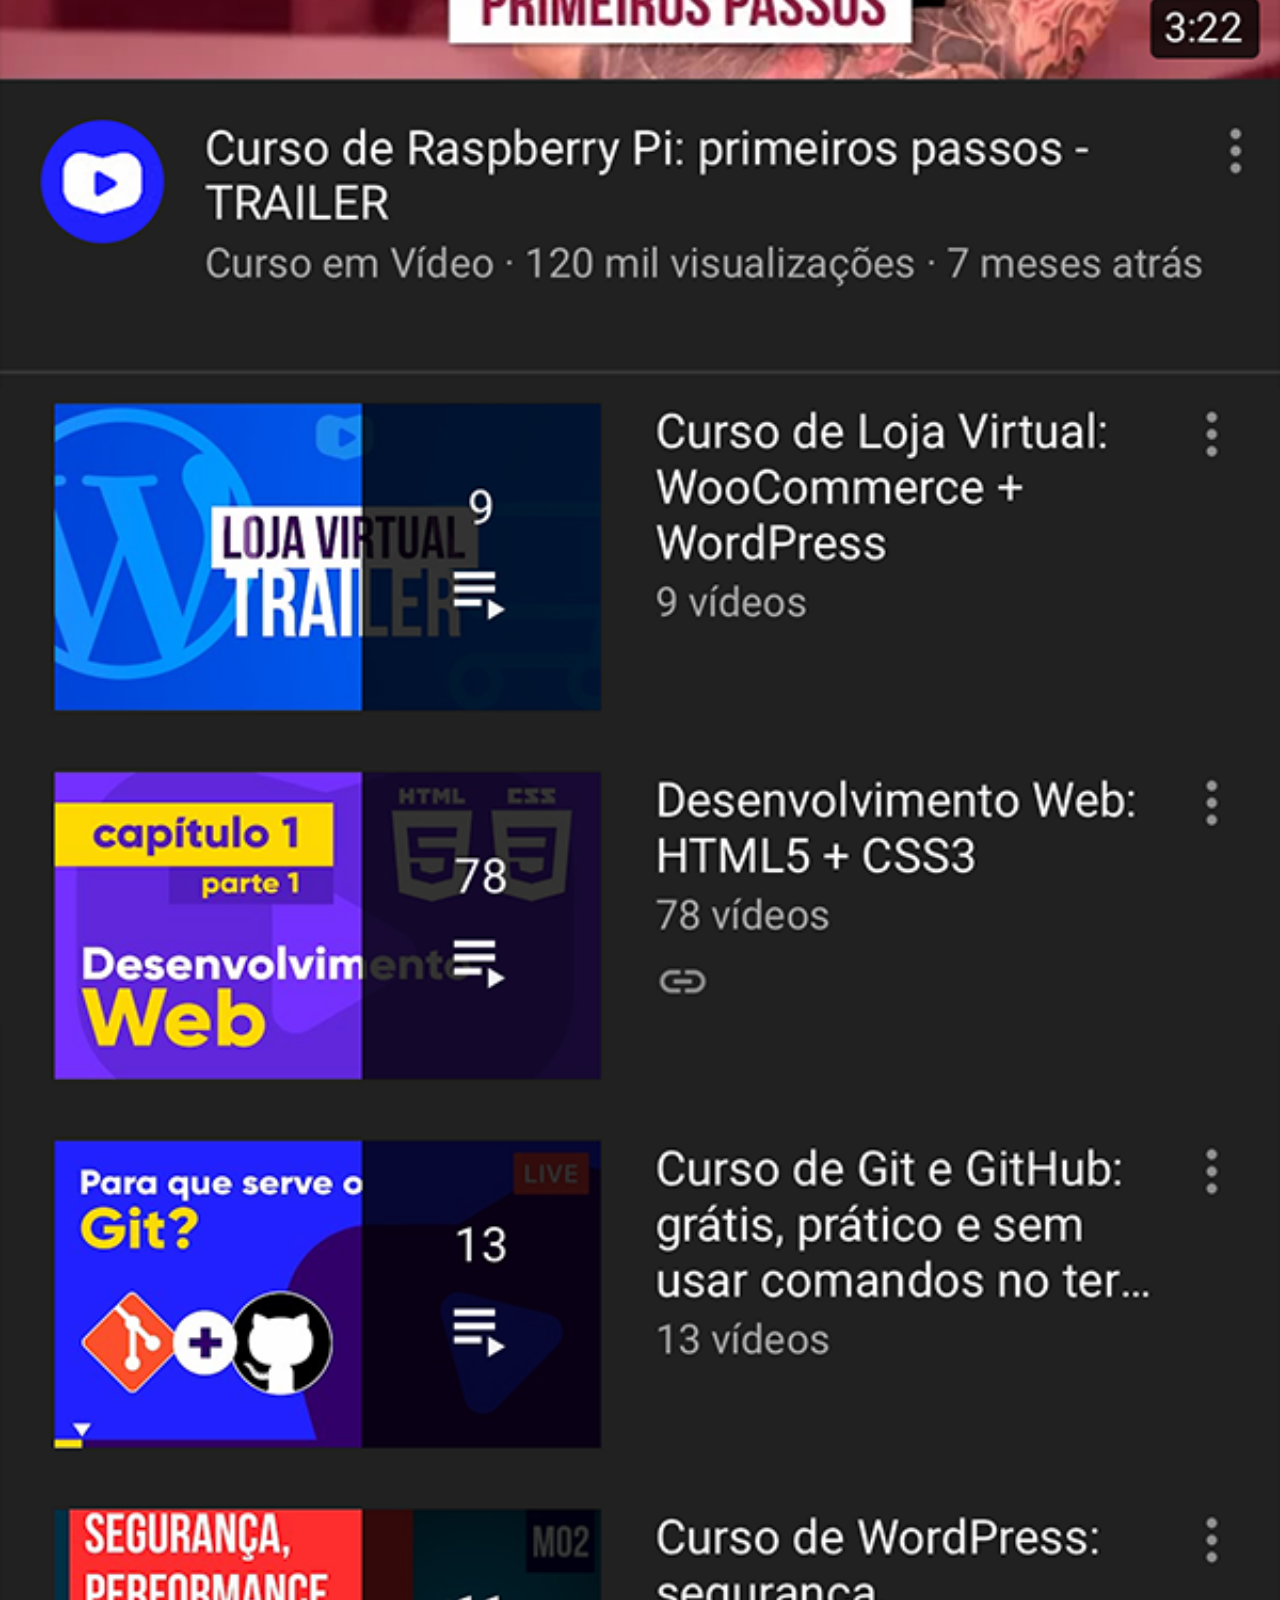
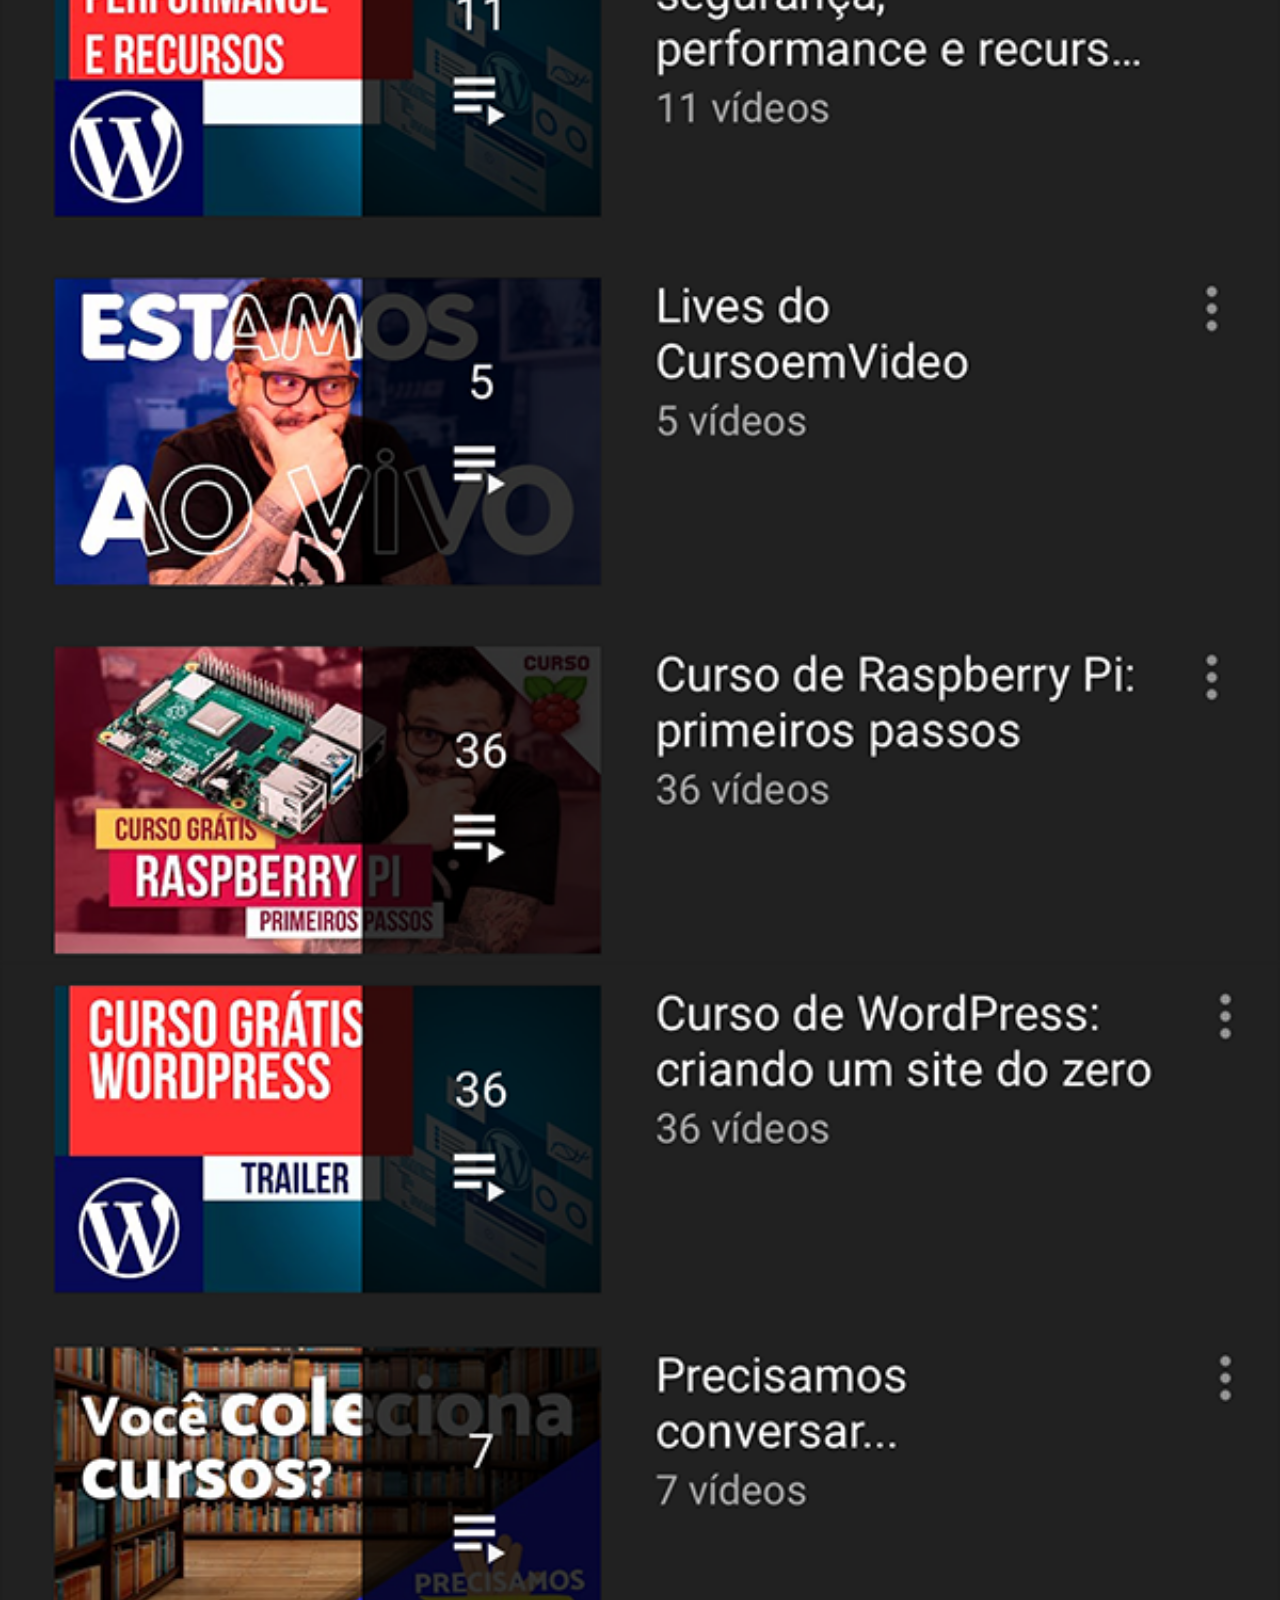
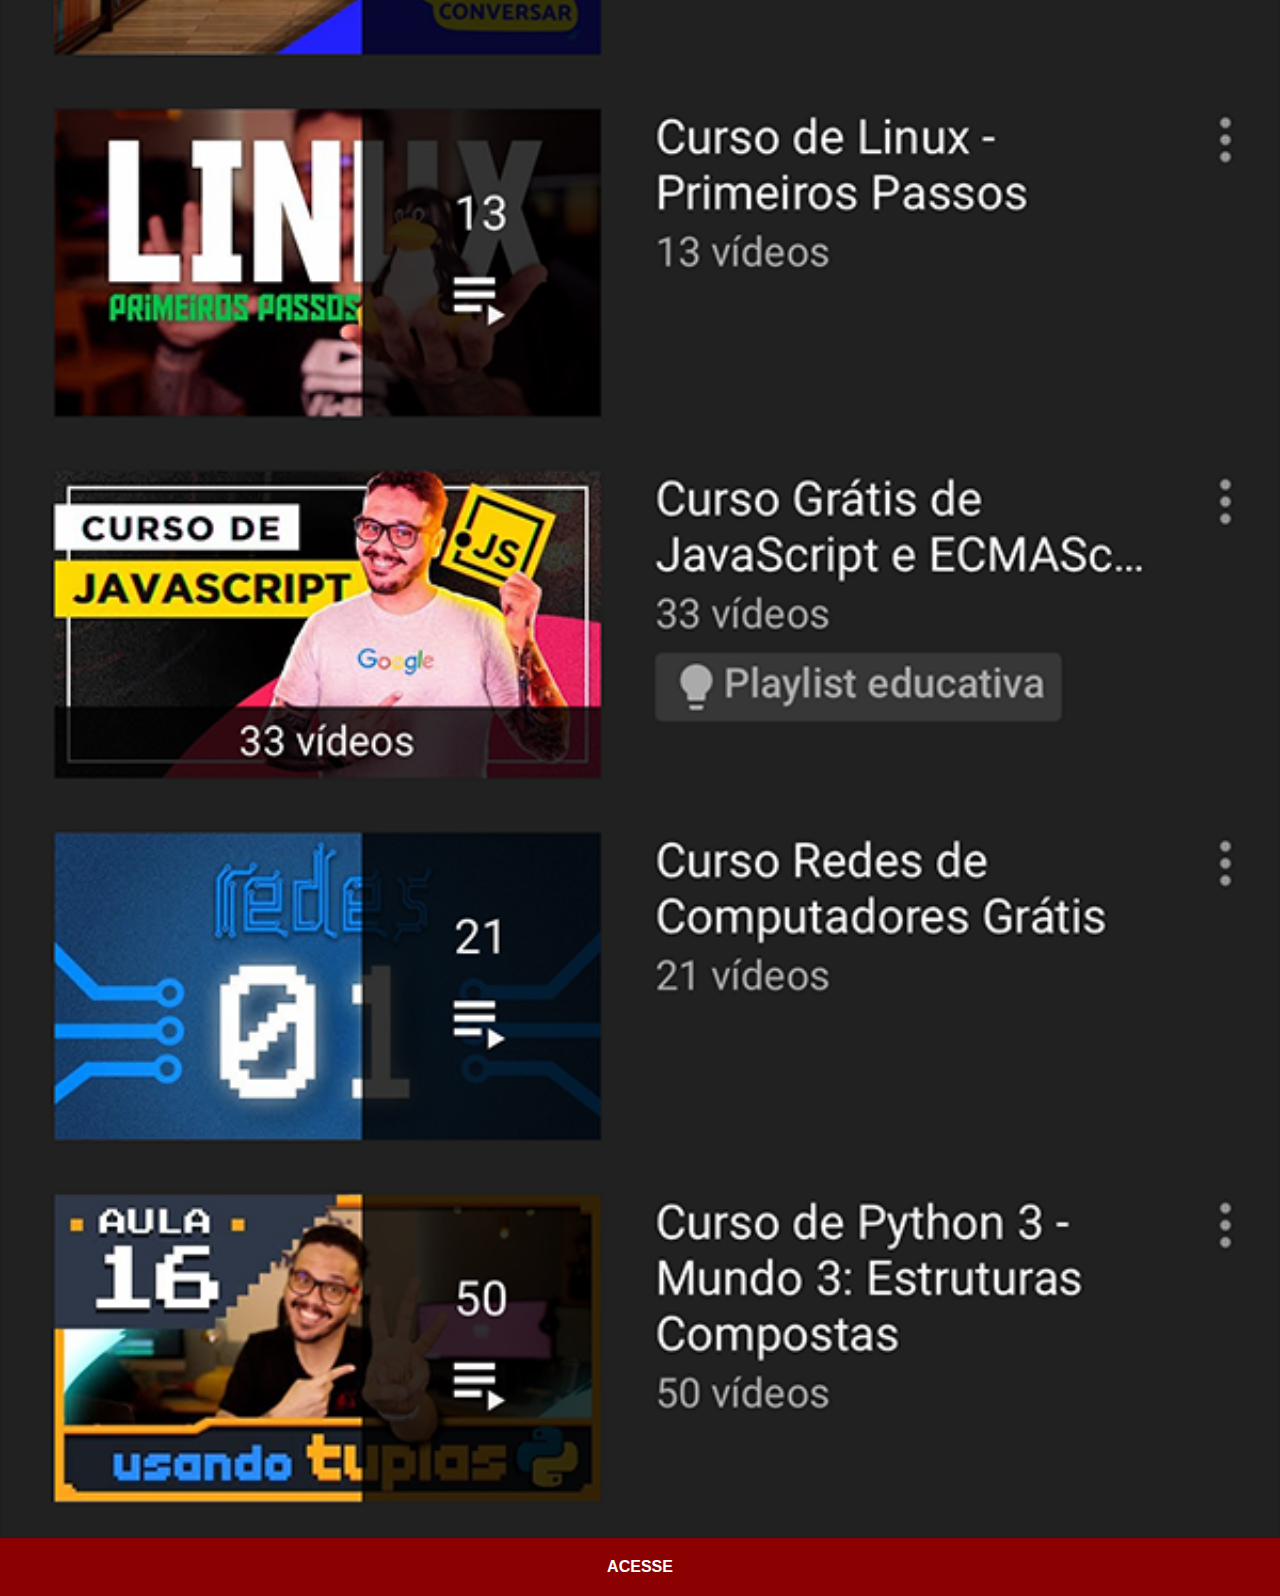
<file: projeto-socialweb/youtube.html>
<!DOCTYPE html>
<html lang="pt-br">
<head>
    <meta charset="UTF-8">
    <meta name="viewport" content="width=device-width, initial-scale=1.0">
    <link rel="stylesheet" href="social-style.css">
    <title>Youtube</title>
</head>
<body>
    <img src="imagens/tela-youtube.png" alt="youtube">
    <a href="https://www.youtube.com/" target="_blank">ACESSE</a>
</body>
</html>
</file>
<file: headphone/style.css>
@import url('https://fonts.googleapis.com/css2?family=Poppins:ital,wght@0,100;0,200;0,300;0,400;0,600;0,700;0,800;0,900;1,100;1,200;1,300;1,400;1,600;1,700;1,800;1,900&display=swap');

*{
    padding: 0;
    margin: 0;
    box-sizing: border-box;
    font-family: 'Poppins', sans-serif;
    text-decoration: none;
    list-style: none;
}

:root{
    --bg-color: #101113;
    --text-color: #fff;
    --main-color: #fb0c11;
    --other-color: #fcfcfc;
    --h1-font: 6rem;
    --p-font: 1rem;
    --bg-dark: #311d1d;
    --bg-light: #594141;
}


body{
    background: radial-gradient(50.53% 50.53% at 50.53% 49.47%, var(--bg-light)  0%, var(--bg-dark) 100%);
    transition: all .55s ease;
    color: var(--text-color);
}

header{
    position: fixed;
    width: 100%;
    top: 0;
    right: 0;
    z-index: 1000;
    display: flex;
    align-items: center;
    justify-content: space-between;
    padding: 32px 4%;
    transition: all .55s ease;
    background: transparent;
}

.logo{
    display: flex;
    align-items: center;
    color: var(--text-color);
    font-size: 32px;
    font-weight: bold;
}

.logo i{
    color: var(--main-color);
    transform-origin: center center;
    transform: rotate(-10deg);
    font-size: 28px;
    margin-right: 4px;
    transition: all .55s ease;
    /* margin-top: 2px; */
}

.navbar{
    display: flex;
}

.navbar a{
    color: var(--other-color);
    font-size: var(--p-font);
    font-weight: 600;
    padding: 8px 16px;
    margin: 0 24px;
    transition: all .55s ease;
    border: solid 2px transparent;
    border-radius: 32px;
    
}

.navbar a:hover{
    color: var(--main-color);
    border: solid 2px var(--text-color);
    border-radius: 32px;
    text-shadow: .1px .1px 0 black;
    
}

.navbar a.active{
    color: var(--main-color);
    text-shadow: .1px .1px 0 black;
}

.header-icons{
    display: flex;
    align-items: center;
}

#menu-icon{
    font-size: 36px;
    color: var(--text-color);
    z-index: 10001;
    cursor: pointer;
}


.header-icons i{
    font-size: 36px;
    margin-right: 24px;
    cursor: pointer;
    transition: all .55s ease;
}

.header-icons i:hover,#menu-icon:hover{
    transform: translate(1px,-1px);
    color: var(--main-color);
}

section{
    padding: 8% 16%;
}

.home{
    position: relative;
    width: 100%;
    height: 100vh;
    display: grid;
    grid-template-columns: repeat(2, 1fr);
    align-items: center;
    gap: 2rem;
}

.home #one{
    animation: flutuar 4s ease-in-out infinite;
}

@keyframes flutuar {
    0%, 100% {
      transform: translateY(7px);
    }
    50% {
      transform: translateY(-7px);
    }
  }

.home-text h1{
    font-size: var(--h1-font);
    line-height: 1.2;
    margin-bottom: 4px;
}

.home-text h3{
    font-size: 40px;
    font-weight: 700;
    letter-spacing: 2px;
    margin-bottom: 12px;
}

.home-text h5{
    color: #ffffff99;
    font-size: 16px;
    font-weight: 400;
    margin-bottom: 8px;
}

.home-img{
    max-width: 100%;
}

.btn{
    display: inline-block;
    padding: 16px 72px;
    font-weight: 500;
    background: transparent;
    border: solid 2px var(--text-color);
    border-radius: 16px;
    color: var(--main-color);
    font-size: 18px;
    font-weight: 700;
    text-shadow: .1px .1px 0 black;
    transition: all .55s ease;
}

.btn:hover{
    transform: translateY(-2px); 
    background-color: var(--text-color);
    color: var(--bg-color);
}

.main{
    position: absolute;
    top: 50%;
    left: 8%;
    transform: translateY(-50%);
    display: flex;
    flex-direction: column;
    justify-content: center;
    align-items: center;
    gap: 2.5rem;
}

.main li img{
    transform-origin: center center;
    transform: rotate(15deg);
    width: 64px;
    height: auto;
    max-width: 100%;
}

.row{
    width: 84px;
    height: 84px;
    border-radius: 50%;
    display: inline-flex;
    align-items: center;
    justify-content: center;
    transition: all .55s ease;
    cursor: pointer;
    box-shadow: 4px 4px 10px 4px rgba(0, 0, 0, 0.433);
}

.row:hover{
    transform: translateY(-4px);
    box-shadow: 4px 12px 10px 4px rgba(0, 0, 0, 0.433);
}

.row1{
    background: radial-gradient(50.53% 50.53% at 50.53% 49.47%, #ffffff78  0%, #fb0c11 100%);
}

.row2{
    background: radial-gradient(50.53% 50.53% at 50.53% 49.47%, #ffffff78 0% ,#52ff37 100%); 
}

.row3{
    background: radial-gradient(50.53% 50.53% at 50.53% 49.47%, #ffffff78 0% ,#4157fd 100%); 
}

.bottom{
    position: absolute;
    bottom: 36px;
    right: 8%;
    display: flex;
    align-items: center;
    color: var(--text-color);
    font-size: 16px;
    font-weight: 600;
}

.bottom i{
    color: var(--text-color);
    font-size: 24px;
    margin-left: 12px;
    transition: all .55s ease;
}

.bottom i:hover{
    color: var(--main-color);
    transform: translateY(2px);
}

@media (max-width:1625px){
    :root{
        --h1-font: 5rem;
    }

    #menu-icon, #cart-icon{
        display: none;
    }
}

@media (max-width:1400px){
    :root{
        --h1-font: 4rem;
    }

    .row{
        width: 60px;
        height: 60px;
    }
    .main li img{
        width: 40px;
    }
}

@media (max-width:1200px){
    section{
        padding: 10% 12%;
    }
}

@media (max-width: 1150px){

    section{
        padding: 0 16%;
    }
}

@media (max-width: 1000px){
    .navbar{
        display: none;
    }

    #menu-icon, #cart-icon{
        display: block;
    }

    section{
        padding: 10% 18%;
    }

    .home{
        height: auto;
        grid-template-columns: 1fr;
    }

    .home-img{
        text-align: center;
    }

    .home-img img{
        width: 400px;
        height: auto;
        max-width: 100%;
    }

    :root{
        --h1-font: 3.5rem;
    }

    .home-text{
        text-align: center;
    }

    .home-text h5{
        margin-bottom: 16px;
    }
    .home-text h3{
        font-size: 28px;
        margin-bottom: 48px;
    }

    .btn{
        padding: 12px 32px;
        font-size: 16px;
    }

    .bottom{
        display: none;
    }

    .navbar{
        position: absolute;
        top: 100%;
        right: -200%;
        width: 200px;
        height: auto;
        background: var(--bg-dark);
        display: flex;
        align-items: center;
        flex-direction: column;
        justify-content: flex-start;
        padding: 24px;
        gap: 12px;
        border-radius: 12px;
        transition: all .6s ease;
    }

    .navbar a{
        display: block;
        margin: 4px auto;
        transition: all .45s ease;
    }
    
    .navbar a:hover{
        border: solid 2px var(--bg-light);
        color: var(--main-color);
    }

    .navbar a.active{
        text-shadow: none;
        color: var(--main-color);
    }

    .navbar.open{
        right: 2%;
    }
}


@media (max-width:650px){
    :root{
        --h1-font: 2.1rem;
    }

    section{
        padding: 100px 38%;
    }

    .home{
        height: auto;
    }

    .home-img img{
        width: auto;
        height: auto;
        max-width: 100%;
    }

    .home{
        margin-left: -24px;
    }
}
</file>
<file: lp-padaria/style.css>
@import url('https://fonts.googleapis.com/css2?family=Great+Vibes&family=Lilita+One&family=Montserrat:ital,wght@0,100;0,200;0,300;0,400;0,500;0,600;0,700;0,800;0,900;1,100;1,200;1,300;1,400;1,500;1,600;1,700;1,800;1,900&family=Playfair+Display:ital,wght@0,400;0,500;0,600;0,700;0,800;0,900;1,400;1,500;1,600;1,700;1,800;1,900&family=Poppins:ital,wght@0,100;0,200;0,300;0,400;0,600;0,700;0,800;0,900;1,100;1,200;1,300;1,400;1,600;1,700;1,800;1,900&display=swap');

/* fonts 

font-family: 'Great Vibes', cursive;
font-family: 'Lilita One', cursive;
font-family: 'Montserrat', sans-serif;
font-family: 'Playfair Display', serif;
font-family: 'Poppins', sans-serif;

*/

:root{
    --txt-color: #233840;
    --ft-color: #10191d;
    --ft-txt: #848484;
    --main-color: #feefe2;
    --brown: #e9521c;
    --nude: #c68972;
    --dk-nude: #8C5845;
    --dk-brown: #400D01;
    --white: #ffffff;
    --black: #000;

}


*{
    padding: 0;
    margin: 0 auto;
    box-sizing: border-box;
    list-style: none;
    text-decoration: none;
}

html{
   scroll-behavior: smooth;
}


body{
    background: var(--main-color);
    width: 100%;
    overflow-x: hidden;
    height: 100vh;
    min-width: 100vh;
}

/* header */

.header-nav{
    font-family: 'Montserrat', sans-serif;
    width: 100vw;
    height: 84px;
    display: flex;
    align-items: center;
}

.header-nav::after{
    position: absolute;
    content: '';
    top: 74px;
    left: 1.5%;
    width: 96vw;
    height: 1px;
    background: var(--dk-brown);
    pointer-events: none;
}

.logo{
    display: flex;
    align-items: center;
    padding-left: 42px;
    width: 50%;
    font-family: 'Great Vibes', cursive;
    font-size: 3rem;
    font-weight: 100;
    font-style: italic;
    letter-spacing: 2px;
    color: var(--brown);
    cursor: default;
    pointer-events: none;
}

.hd-navlist{
    width: 50%;
    display: flex;
    align-items: center;
}

.hd-navlist a{
    color: var(--ft-color);
    font-size: 1.25rem;
    font-weight: 400;
    padding: 8px 32px;
    position: relative;
}

.hd-navlist a::after{
    content: '';
    width: 0%;
    height: 1px;
    background: var(--brown);
    position: absolute;
    bottom: 0;
    left: 15%;
    transition: 0.3s ease;
}

.hd-navlist a:hover::after{
    width: 70%;
} 

/* main */

/* ==> hero */
.hero{
    padding:0 8% 4% 8%;
    width: 96%;
    height: calc(100vh - 84px);
    display: flex;
    justify-content: center;
    align-items: center;
    border-bottom: 1px solid var(--dk-brown);
}

.hero-txt{
    display: flex;
    justify-content: center;
    align-items: center;
    position: relative;
    width: 50%;
    height: 100%;
}

.hero-txt h1{
    color: var(--brown);
    text-shadow: 1px 1px var(--dk-brown);
    font-family: 'Poppins', sans-serif;
    padding: 0 24px;
    text-align: left;
    font-weight: 500;
    font-size: 4rem;
}

.hero-img{
    display: flex;
    justify-content: center;
    align-items: center;
    position: relative;
    width: 50%;
    height: 100%;
}

.hero-img img{
    width: 100%;
    filter: drop-shadow(4px 4px 6px rgba(0, 0, 0, 0.395));
}

#btnScroll{
    font-size: 64px;
    position: fixed;
    z-index: 1000;
    top: 552px;
    right: 1%;
    border-radius: 50%;
    color: var(--brown);
    filter: drop-shadow(2px 3px 0 var(--dk-brown));
    animation: flutuar 1s ease-in-out infinite;
    
}

@keyframes flutuar{
    0%{
        transform: translateY(7px);
    }

    50%{
        transform: translateY(0);
    }

    100%{
        transform: translateY(7px);
    }
}

/* ==> menu */

#menu{
    width: 100%;
    height: 600px;
    position: relative;
}

#menu::after{
    position: absolute;
    content: '';
    bottom: -56px;
    left: 15%;
    width: 70vw;
    height: 1px;
    background: var(--dk-brown);
    pointer-events: none;
}

#menu h1{
    position: relative;
    font-family: 'Poppins', sans-serif;
    font-size: 3rem;
    font-style: italic;
    font-weight: 500;
    color: var(--brown);
    text-align: center;
    padding: 24px 0;
}


#menu h1::after{
    content: '';
    width: 50%;
    height: 1px;
    background: var(--nude);
    position: absolute;
    bottom: 15%;
    left: 25%;
    transition: 0.3s ease;
}

.menu-conteiner{
    overflow: hidden;
    height: 450px;
    width: 100vw;
    display: flex;
    padding: 24px 68px;
    justify-content: space-between;
    position: relative;
    /* outline: 1px solid var(--dk-brown); */
}

.menu-conteiner::before {
    content: "";
    position: absolute;
    top: 0;
    left: 0;
    width: 100%;
    height: 452px;
    background: url('assets/mao-na-massa.jpg') center no-repeat;
    background-size: cover;
    filter: brightness(85%) blur(1px);
    z-index: -1;   
} 

.carrossel{
    z-index: 3;
    position: relative;
    display: flex;
    gap: 152px;
    transition: transform .7s ease-in-out;
}

.card{
    width: 300px;
    height: 400px;
    display: flex;
    border-radius: 8px;
    box-shadow: inset 0 -2px 6px var(--dk-brown);
    justify-content: center;
    align-items: center;
    flex-direction: column;
    border: 4px solid var(--dk-brown);
   /* outline: solid 2px var(--dk-nude); */
    background: var(--white);
}

.card img{
    border: solid 1px var(--dk-nude);
    border-radius: 4px;
    width: 270px;
    height: 220px;
}

.card h2{
    font-family: 'Great Vibes', cursive;
    font-size: 2.3rem;
    font-weight: 100;
    color: var(--dk-brown);
    /* text-shadow: 2px 2px var(--dk-brown); */
    text-align: center;
    padding: 48px 4px 0 4px;
    width: 300px;
    height: 150px;
}

/* ==> sobre */

#sobre{
    position: relative;
    display: flex;
    justify-content: center;
    align-items: center;
    width: 100%;
    height: 660px;
}

#sobre::after{
    position: absolute;
    content: '';
    bottom: 60px;
    left: 15%;
    width: 70vw;
    height: 1px;
    background: var(--dk-brown);
    pointer-events: none;
}

.sobre-container{
    position: relative;
    display: flex;
    flex-direction: column;
    justify-content: flex-start;
    width: 100%;
    height: 400px;
    background: var(--white);
}

.sobre-container h1{
    padding: 36px 0;
    position: relative;
    font-family: 'Poppins', sans-serif;
    font-style: italic;
    font-size: 3rem;
    font-weight: 500;
    color: var(--black);
    text-align: center;
}

.sobre-container p{
    text-align: justify;
    font-family: 'Poppins', sans-serif;
    font-size: 1rem;
    letter-spacing: .1rem;
    line-height: 1.5;
    width: 900px;
    color: var(--black);
}


/* footer */

.footer-nav{
    position: relative;
    width: 100%;
    height: 300px;
    display: flex;
    flex-direction: column;
    background: var(--ft-color);
}

.footer-nav p{
    text-align: center;
    font-weight: 300;
    color: var(--ft-txt);
    font-size: .9rem;
    font-family: 'Poppins', sans-serif;

}

.links{
    position: relative;
    width: 100%;
    height: 100%;
    display: flex;
    padding: 2% 8%;
    
}

.ft-navlist:not(:last-child) {
    border-right: 1px solid var(--ft-txt);
    padding-right: 8%; 
}

.ft-navlist h4{
    text-align: left;
    font-weight: 600;
    color: var(--white);
    font-family: 'Poppins', sans-serif;
}


.ft-navlist li{
    padding: 2px 4px;
    text-align: left;
    margin-bottom: 12px;
}

.ft-navlist a{
    color: var(--ft-txt);
    font-family: 'Poppins', sans-serif;
   
}


.ft-navlist a:hover, .ft-navlist i:hover{
    color: var(--white);
}

.redes-conteiner{
    display: flex;
    flex-direction: column;
    gap: 8px;
    /* border: solid 1px var(--ft-txt); */
}

.redes-conteiner i{
    font-size: 24px;
    /* border: solid 1px var(--ft-txt); */
}
</file>
<file: projeto-android/style.css>
@charset "UTF8";

@font-face{
    font-family: 'Android';
    src: url('fontes/idroid.otf') format('opentype');
    font-weight: normal;
}

:root{
    --cor1: #ff8400;
    --cor2: #bd670b;
    --cor3: #9feac8;
    --cor4: #97cdb4;
    --cor5: #47705E;
    --font-padrao:Arial, Helvetica, sans-serif;
}

*{
    margin: 0px;
    padding: 0px;
}

body{
    background-color: var(--cor3);
    font-family: var(--font-padrao);
}

header{
    background-image: linear-gradient(to bottom, var(--cor1), var(--cor2));
    font-family: var(--font-padrao);
    min-height: 150px;
    text-align: center;
}
header h1{
    padding-top: 18px;
    padding-bottom: 5px;
    text-shadow: 2px 2px 6px rgba(0, 0, 0, 0.409);
    font-size: 3em;
    font-weight: light;
}

header p{
    padding-top: 18px;
    padding-bottom: 15px;
    text-shadow: 2px 2px 6px rgba(0, 0, 0, 0.409);
    font-size: 1.2em;
    max-width: 500px;
    margin: auto;
}

nav{
    background-color: var(--cor2);
    text-align: left;
    padding: 5px;
    box-shadow: 0px 3px 3px rgba(0, 0, 0, 0.465);
}

nav a{
    text-decoration: none;
    font-family: var(--font-padrao);
    color: aliceblue;
    text-shadow: 2px 2px 6px rgba(0, 0, 0, 0.409);
    padding: 3px;
}
nav a:hover{
    background-color: var(--cor1);
    color: #47705E;
    transition: 0.5s;
}

header > h1, header > p{
    color: white;
}

main{
    background-color: white;
    font-family: 'Android';
    min-width: 300px;
    max-width: 1000px;
    margin: auto;
    padding: 15px;
    box-shadow: 0px 2px 6px rgba(0, 0, 0, 0.465);
    margin-bottom: 20px;
    border-radius: 10px;
}
main p{
    margin: 15px 0;
    text-indent: 30px;
    line-height: 1.6em;
    text-align: justify;
    font-family: var(--font-padrao);
}
main h1, h2{
    margin-left: 5px;
    text-shadow: 2px 2px 3px rgba(0, 0, 0, 0.476);
}

main h1{
    background-image: linear-gradient(to right, var(--cor4), transparent);
    border-radius: 50px;
    padding: 8px 8px 8px 20px;
    }

main h2{
background-image: linear-gradient(to right, var(--cor1), transparent);
border-radius: 50px;
padding: 8px 8px 8px 20px;
}

main a{
    text-decoration: none;
    color: white;
}

main a::after{
    content: '\1F517';
}

main a:hover{
text-decoration: underline;
}

main strong, main a{
background-color:var(--cor1);
color: rgb(255, 255, 255);
padding: 4px 5px;
text-shadow: 1px 2px 2px rgba(0, 0, 0, 0.435);
border-radius: 5px;
}

main img{
width: 100%;
}

div.video{
padding: 0px;
margin: 0 -15px 30px -15px;
position: relative;
padding-bottom: 56.5%;
box-shadow: 0px 1px 4px rgba(0, 0, 0, 0.465);
border-radius: 10px;
}

div.video > iframe{
    position: absolute;
    width: 100%;
    height: 100%;
    border-radius: 10px;
}

aside{
    background-color: var(--cor3);
    border-radius: 10px;
    padding: 10px;
}
aside h3{
    color: white;
    text-shadow: 2px 2px 2px rgba(0, 0, 0, 0.273);
    text-align: center;
    background-color: var(--cor5);
    border-radius: 10px 10px 0 0;
    margin: -10px;
    padding: 5px;

}
aside ul{
    font-family: var(--font-padrao);
    list-style-position: inside;
    columns: 2;
    list-style-type: '\2714\00A0';
}
footer{
    padding: 6px;
    background-color: var(--cor5);
    font-family: var(--font-padrao);
    text-align: center;
}
</file>
<file: projeto-cordel/style.css>
@charset "UTF-8";

@import url('https://fonts.googleapis.com/css2?family=Bad+Script&display=swap');

:root{
    --cor-1:#FBF1D3;
    --cor-2:#FADD87;
    --cor-3:#8f7f4f;
    --cor-4:#0f0b0148;
    --font-padrao: font-family: 'Bad Script', cursive;
    --font-alt: Arial, Helvetica, sans-serif;
}

*{
    margin: 0;
    padding: 0;
}

html, body{
    min-height: 100vh;
    min-width: 100vw;
    background-color:var(--cor-1);
}

header{
    background-color: var(--cor-2);
    text-align: center;
    padding: 5vh;
    margin-bottom: 10px;
    box-shadow: 1px 1px 6px rgba(0, 0, 0, 0.268);
}
header>h1{
font-weight: 3em;
font-variant: small-caps;
text-shadow: 2px 2px 2px rgba(0, 0, 0, 0.472);
}

a{
    text-decoration: none;
    color: black;
    font-size: 1.1em;
    font-weight: bold;
}

a:hover{
    text-decoration: underline;
}

section{
    font-size: 1.4em;
    font-family:'Bad Script', cursive;
    padding-top: 10vw;
    padding-bottom: 10vw;
    line-height: 2em;
}

section.normal{
background-color: var(--cor-1);
padding-left: 7vw;
}

section.imagem{
    padding-left: 10px;
    padding-right: 20px;
    background-color: var(--cor-4);
    box-shadow: inset 0px 5px 7px 0px rgba(0, 0, 0, 0.387);
    background-attachment: fixed;
    background-size: cover;
}

section.imagem p{
    padding-right: 50px;
    padding-left: 50px;
    background-color: var(--cor-4);
    padding: 15px;
    border-radius: 30px;
    color: white;
    text-shadow: 4px 4px 3px rgba(0, 0, 0, 0.328);
}

section#img01{
    background-image: url('imagens/background001.jpg');
    background-position: right center;
    background-repeat: cover;
}
section#img02{
    background-image: url('imagens/background002.jpg');
    background-position: right center;
}

footer{
background-color: var(--cor-3);
text-align: center;
padding: 1vh;
}
footer p{
    font-size: 1.1em;
}
</file>
<file: projeto-login/main.css>
@charset "UTF-8";

/* #0CDBF2
 #D943C0 */

*{
    font-family: system-ui, -apple-system, BlinkMacSystemFont, 'Segoe UI', Roboto, Oxygen, Ubuntu, Cantarell, 'Open Sans', 'Helvetica Neue', sans-serif;
    box-sizing: border-box;
    margin: 0px;
    padding: 0px;
}

html, body{
    width: 100vw;
    height: 100vh;
    background-image: linear-gradient(to top, #D943C0, #0CDBF2);background-repeat: no-repeat;
    background-position: cover;

}

main{
    position: relative;
    width: 100vw;
    height: 100vh;
}

section#login{
    position: absolute;
    top: 50%;
    left: 50%;
    transform: translate(-50%, -50%);

    background-color: transparent;
    width: 300px;
    height: 600px;
    border-radius: 50px;
    box-shadow: inset 0px 0px 10px rgba(0, 0, 0, 0.46);
    border: inset 20px rgb(42, 41, 41);
    box-shadow: currentColor 10px 10px 15px;
    transition: .7s;
}


div#img{
    position: relative;
}

div#imagem{
    display: block;
    background: url('imagens/pexels-miguel-á-padriñán-2882566.jpg') no-repeat center center;
    background-size: cover;
    height: 200px;
    border-radius: 30px 30px 0 0;
    box-shadow: inset 0px 0px 10px rgba(0, 0, 0, 0.46);

}

div#formulario{
    display: block;
    padding: 10px;
}

div#formulario > form > input:focus{
    outline: none;
}

div#formulario > form > input.login{
    display: block;
    width: 238px;
    padding: 10px;
    margin-bottom:  10px;
    margin-left: 1px;
    margin-right: 0px;
    border-radius: 10px;
    background-color: transparent;
    border: solid 1px black;
    transition: .7s;
}
div#formulario > form > input.login::placeholder{
color: white;
}


div#formulario > form > a{
    text-align: center;
    text-decoration: none;
    display: block;
    color: white;
}

div#formulario > form > a#lostPass{
    margin-top: -15px;
    margin-bottom: 30px;
    text-shadow: 0px 0px 3px rgba(0, 0, 0, 0.605);
}

div#formulario > form > a#ownGithub{
    margin-top: 10px;
}

a#ownGithub:hover{
    text-decoration: underline;
}

div#formulario > form > button.botao{
    text-align: center;
    border-radius: 10px;
    padding: 10px;
    position: relative;
    width: 238px;
    display: block;
    margin: auto;
    color: white;
    text-shadow: 0px 0px 3px rgba(0, 0, 0, 0.605);
    transition: .7s; 
}

div#formulario > form > button#entrar{
    background-color: #0CDBF2;
    border: none;
    box-shadow: 1px 1px 4px rgba(0, 0, 0, 0.516);                                                                          
}


div#formulario > form > button#nConta{
    margin-top: 30px;
    background-color: transparent;
    border: solid 1px black;
}
</file>
<file: projeto-login/devices.css>
@charset "UTF-8";

@media screen and (min-width: 998px){
    *{
        font-family: system-ui, -apple-system, BlinkMacSystemFont, 'Segoe UI', Roboto, Oxygen, Ubuntu, Cantarell, 'Open Sans', 'Helvetica Neue', sans-serif;
        box-sizing: border-box;
        margin: 0px;
        padding: 0px;
    }
    
    html, body{
        width: 100vw;
        height: 100vh;
        background-image: linear-gradient(to top, #D943C0, #0CDBF2);background-repeat: no-repeat;
        background-position: cover;
    
    }
    
    main{
        position: relative;
        width: 100vw;
        height: 100vh;
    }
    
    section#login{
        position: absolute;
        top: 50%;
        left: 50%;
        transform: translate(-50%, -50%);
    
        background-color: transparent;
        width: 1000px;
        height: 500px;
        border-radius: 50px;
        box-shadow: inset 0px 0px 10px rgba(0, 0, 0, 0.46);
        border: inset 20px rgb(42, 41, 41);
        box-shadow: currentColor 10px 10px 15px;
        transition: .7s;
    }
    
    div#img{
        position: relative;
    }
    
    div#imagem{
        float: left;
        display: block;
        background: url('imagens/pexels-miguel-á-padriñán-2882566.jpg') no-repeat center center;
        background-size: cover;
        width: 400px;
        height: 460px;
        border-radius: 30px 0 0 30px;
        box-shadow: inset 0px 0px 10px rgba(0, 0, 0, 0.46);
    
    }
    
    div#formulario{
        display: flexbox;
        float: center;
        display: block;
        padding: 10px;
    }
    
    div#formulario > form > input.login{
        font-size: 1.3em;
        display: block;
        margin: auto;
        margin-bottom: 20px;
        width: 400px;
        padding: 10px;
        border-radius: 10px;
        background-color: transparent;
        border: solid 1px black;
        transition: .7s;
    }
    div#formulario > form > input.login::placeholder{
    color: white;
    }
    
    
    div#formulario > form > a{
        text-align: center;
        text-decoration: none;
        display: block;
        color: white;
        font-size: 1.2em;
    }
    
    div#formulario > form > a#lostPass{
        margin-top: -15px;
        margin-bottom: 30px;
        text-shadow: 0px 0px 3px rgba(0, 0, 0, 0.605);
    }
    
    div#formulario > form > a#ownGithub{
        margin-top: 10px;
    }
    
    a#ownGithub:hover{
        text-decoration: underline;

    }
    
    div#formulario > form > button.botao{
        font-size: 1.3em;
        text-align: center;
        border-radius: 10px;
        padding: 10px;
        position: relative;
        width: 400px;
        display: block;
        margin: auto;
        color: white;
        text-shadow: 0px 0px 3px rgba(0, 0, 0, 0.605);
        transition: .7s;
    }
    
    div#formulario > form > button#entrar{
        background-color: #0CDBF2;
        border: none;
        box-shadow: 1px 1px 4px rgba(0, 0, 0, 0.516);                                                                          
    }
    
    
    div#formulario > form > button#nConta{
        margin-top: 60px;
        background-color: transparent;
        border: solid 1px black;
    }
}
</file>
<file: projeto-socialweb/style.css>
@charset "UTF-8";

*{
    margin: 0px;
    padding: 0px;
    font-family: Arial, Helvetica, sans-serif;
}

html, body{
    height: 100vh;
    width: 100vw;
    background-color: black;
}

body{
    background: url('imagens/fundo-madeira.jpg') no-repeat top center;
    background-size: cover;
    background-attachment: fixed;
}

main{
    height: 100vh;
    position: relative;
}

section#telefone{
    position: absolute;
    top: 50%;
    left: 50%;
    transform: translate(-50%,-50%);
    width: 311px;
    height: 627px;
    background: url('imagens/frame-iphone.png');
    background-repeat: no-repeat;   
}

iframe#tela{
    position: relative;
    top: 80px;
    left: 22px;
    width: 269px;
    height: 471px;
}

section#redes-sociais{
    text-align: right;
}

section#redes-sociais img{
    width: 50px;
    margin: 10px;
    border-radius: 50%;
    box-sizing: border-box;
    box-shadow: 2px 2px 5px black;
}

section#redes-sociais nav>a>img:hover{
    transform: translate(-5px, -5px);
    box-shadow: 7px 7px 12px black;
    translate: transform .3s;

}
</file>
<file: site-responsivo-completo/style.css>
@import url('https://fonts.googleapis.com/css2?family=Poppins:ital,wght@0,100;0,200;0,300;0,400;0,600;0,700;0,800;0,900;1,100;1,200;1,300;1,400;1,600;1,700;1,800;1,900&display=swap');

*{
    margin: 0;
    padding: 0;
    box-sizing: border-box;
    text-decoration: none;
}


body{
    
    font-family: 'Poppins', sans-serif;
    z-index: 1;
}

:root{
    --green: #B02FDE;
    /* --green-dk: #14424b; */
    --green-dk: linear-gradient(#F540F2, #9035FA);
    --orange: #F540F2;
    --degrade-btn: linear-gradient(#FA3635, #DE2F83);
    --p-color: #a1a1a1;
    --p-color2: #868585;
}

.bg-green{
    background: var(--green-dk);
}

/* container padrão */
.container{
    transition: .5s ease;
    max-width: 1400px;
    padding: 0 5%;
    margin: 0 auto;    
}

/* section padrão */

section,
footer{
    padding: 2.7rem 0;
}

/* classes do site */


/* nav - header */
.dark-bg-effect{
    /* z-index: 2; */
    right: 100%;
    display: none;
    position:  absolute;
    width: 100vw;
    height: 100vh;
    background: rgba(0, 0, 0, 0.442);
    box-shadow: inset 2px 2px 90px black;
    transition: .6s ease-in-out;
}

.nav{
    display: flex;
    justify-content: space-between;
    align-items: center;
}

.logo a{
    font-size: 32px;
    font-weight: bold;
    color: white;
    font-variant: small-caps;
    text-decoration: underline;
}

.nav-list{
    display: flex;
    justify-content: space-between;
    list-style: none;
    padding: 32px 0;
}

.nav-list li{
    border: solid 2px transparent;
    margin: 4px 12px;
    font-size: 18px;
    transition: .2s ease;
}

.nav-list li:hover{
    border: solid 2px white;
    border-radius: 25px;
}

.nav-list li a button:hover{
    border: none;
    outline: none;
}

.nav-a{
    margin: 0px;
    display: block;
    padding: 8px 16px;
}

.btn-gradient{
    border: solid 2px transparent;
    border-radius: 25px;
    text-shadow: 2px 2px 1px rgba(0, 0, 0, 0.200);
    margin-bottom: 0;
    color: white;
    font-family: 'Poppins', sans-serif;
    font-size: 16px;
    padding: 8px 16px;
    border: none;
    cursor: pointer;
    background-image:  var(--degrade-btn);
    border-radius: 24px;
}

.btn-gradient:hover{
    box-shadow: 0 0 8px white;
    border-radius: 25px;
}

.nav-list a{
    color: white;
}
/* end nav-header */


/* main */

main div.container{
    display: flex;
    justify-content: space-between;
    align-items: center;
    margin-top: 24px;
}

.main-text{
    width: 50%;
    color: white;
}

.main-text h1{
    letter-spacing: 4px;
    font-size: 5rem;
    margin-bottom: 0;
}

.main-text h2{
    margin-bottom: 4px;
}

.main-btn{
    display: flex;
    align-items: center;
    gap: 6px;
    text-shadow: 3px 3px 4px black;
}

.main-btn button{
    margin: 4px 4px 12px;
    font-size: 18px;
    border: solid 2px transparent;
    border-radius: 25px;
    transition: .2s ease-in-out;
}

.main-btn button{
    margin-left: 0px;
}

.main-btn button:hover{
    box-shadow: 0 0 8px white;
    border-radius: 25px;
}

.main-img{
    width: 50%;
}

.main-img img{
    width: 100%;
}
/* end main */


/* menu icon */

.menu-icon{
    display: none;
}

/* end menu icon */

/* resultados */

section.resultados{
    background: var(--orange);
}

.resultados .container{
    display: flex;
    align-items: center;
    justify-content: space-between;
}

.resultados-txt{
    color: white;
    font-size: 1.6rem;
    font-weight: 600px;
    width: 50%;
}

.resultados-num{
    display: flex;
    align-items: center;
    justify-self: center;
    color: white;
}

.resultados-num p{
    text-align: center;
    margin: 0 24px;
    font-size: 18px;
}

.resultados-num p span{
    font-size: 32px;
    font-weight: 600;
}

.diferencias .container{
    display: flex;
    justify-content: space-between;
    margin: 24px auto;
}

.diferencias .card{
    width: 30%;
    cursor: pointer;
    padding: 32px;
    margin: 24px auto;
    border-radius: 16px;
}

.diferencias .card:hover{
    box-shadow: 0 12px 64px 8px #e6e6fa79;
}

.diferencias .card img{
    width: 64px;
}

.diferencias .card h3{
    margin: 12px 0;
    font-weight: 600;
}

/* end resultados */

/* section casa */

.casa .container{
    display: flex;
    align-items: center;
}

.casa .casa-img, .casa-txt{
    width: 50%;
}

.casa .casa-img img{
    width: 100%;
    border-radius: 24px;
}

.casa .casa-txt{
    padding-left: 96px;
}

.casa .casa-txt h2{
    font-size: 2.5em;
}

.casa .casa-txt p{
    margin: 24px 0;
    color: var(--p-color);
}

.casa .casa-txt p b{
    color: black;
    font-size: 24px;
}

.melhores-lugares .azul{
    font-size: 24px;
    font-weight: 600px;
    color: #0060f0;
}

.melhores-lugares h2{
    font-size: 2.5rem;
}

.melhores-lugares .cards{
    display: flex;
    justify-content: space-between;
    margin-top: 56px;
}

.melhores-lugares .cards .card-item{
    width: 30%;
    text-align: center;
    padding: 32px 0;
    border-radius: 24px;
    box-shadow: 0 35px 97px -15px rgba(0, 0, 0, 0.08);
}

.melhores-lugares .cards .card-item button:hover{
    box-shadow: 0 0 8px rgba(0, 0, 0, 0.461);
    border-radius: 25px;
}

.melhores-lugares .cards img{
    width: 80px;
}

.melhores-lugares .cards .local-casa{
    margin: 4px 0;
    color: var(--p-color);
}
.melhores-lugares .cards .nome-casa{
    font-size: 32px;
    font-weight: 500;

}

.melhores-lugares .cards .contato{
    margin-bottom: 24px;
    color: var(--p-color2);
}

/* section newsletter */
.newsletter{
    margin-top: 56px;
    background: var(--green);
}

.newsletter .box-newsletter{
    text-align: center;
    padding: 100px;
    background: var(--green-dk);
    border-radius: 24px;
    box-shadow: 3px 4px 8px rgba(0, 0, 0, 0.3);
}

.newsletter .box-newsletter h2{
    font-size: 2.5rem;
}

.newsletter .box-newsletter p{
    margin: 12px 0;
}

.newsletter .box-newsletter input{
    width: 35%;
    padding: 16px;
    border-radius: 12px;
    border: none;
    outline: none;
    color: #00000098;
    background-color: #faefda;
}

.newsletter .box-newsletter button{
    outline: none;
    border: solid 2px transparent;
    border-radius: 25px;
    text-shadow: 2px 2px 1px rgba(0, 0, 0, 0.200);
    margin-bottom: 0;
    color: white;
    font-family: 'Poppins', sans-serif;
    font-size: 16px;
    padding: 8px 16px;
    border: none;
    cursor: pointer;
    background:  var(--green);
    border-radius: 24px;
    margin-left: 24px;
}

.newsletter .box-newsletter button:hover{
    box-shadow: 0 0 8px rgb(255, 255, 255);
    border-radius: 25px;
}
/* end section casa */

/* end newsletter */

/* footer */
footer{
    background: var(--green-dk);
}

footer .container{
    display: flex;
    color: white;
}

footer .container ul{
    width: 25%;
    list-style: none;
}

footer .container h3{
    margin-bottom: 16px;
    font-weight: 600;
}

footer .container .redes-sociais img{
    margin-right: 12px;
    margin-top: 12px;

}

footer .container .redes-sociais img:hover{
    box-shadow: 0 0 12px white;
}

footer .container li{
    margin: 10px 0;
}


footer .container a{
    margin-bottom: 8px;
    color: white;
}

footer .container a:hover{
    text-decoration: underline;
}
/* end footer */

/* responsivo */
@media (max-width:960px){
    .main-text h1{
        font-size: 3.5rem;
    }

    .menu-icon{
        padding: 48px;
        top: -40px;
        position: fixed;
        z-index: 4;
        display: block;
        right: -24px;
    }

    .menu-icon img{
        width: 48px;
        transition: .6s ease;
    }
    .nav-list{
        background-image: var(--green-dk);
        position: absolute;
        /* z-index: 3; */
        top: 0;
        left: 100%;
        height: 100vh;
        width: 50%;
        /* clip-path: circle(100px at 90% -15%); */
        align-items: center;
        justify-content: space-evenly;
        flex-direction: column;
        transition: all .6s ease;
        position: fixed;
    }
    .nav-list.ativo{
        position: absolute;

        gap: 2px;
        flex-direction: column;
        left: 50%;
        width: 50%;
        height: 100vh;
        /* clip-path: circle(1500px at 90% -15%); */
        pointer-events: all;
        /* z-index: 3; */
        position: fixed;
        transition: all .6s ease;
    
    }

     /* .dark-bg-effect{
        left: -101.7%;
    } */
    main .container{
        flex-direction: column;
    }

    main .main-img, .main-text {
        width: 100%;
    }

    main .main-text{
        text-align: center;
    }

    main .main-btn{
        flex-direction: column;
        align-content: center;
    }

    .main-btn img{
        margin-left: -12px;
    }
    
    .resultados .container{
        flex-direction: column;
    }

    .resultados-txt, .resultados-txt{
        width: 100%;
        text-align: center;
    }

    .resultados-num{
        margin-top: 24px;
    }

    .diferencias .container{
        flex-direction: column;
    }

    .diferencias .card{
        width: 100%;
    }

    .casa .container{
        flex-direction: column-reverse;
    }

    .casa .casa-txt, .casa .casa-img{
        width: 100%;
        padding: 0;
    }

    .melhores-lugares .cards{
        flex-direction: column;
    }

    .melhores-lugares .cards .card-item{
        width: 100%;
        margin-top: 56px;
    }

    .newsletter .box-newsletter{
        padding: 72px;
    }

    .newsletter .box-newsletter h2{
        font-size: 2rem;
    }

    .newsletter .box-newsletter input{
        width: 100%;
        margin: 0 auto;
    }    

    .newsletter .box-newsletter button{
        width: 50%;
        margin: 0 auto;
        margin-top:  24px;
    }

    footer .container{
        flex-direction: column;
    }

    footer .container ul{
        width: 100%;
        margin-bottom: 32px;
    }
}

@media (max-width:460px){
    /* .dark-bg-effect{
        left: -103.3%;
    } */
    .resultados .resultados-num{
        flex-direction: column;
    }

    main .container .main-text h1{
        font-size: 3rem;
    }

    .newsletter .box-newsletter h2{
        font-size: 1.5rem;
    }

    .newsletter .box-newsletter p{
        font-size: .8rem;
    }
    .newsletter .box-newsletter form input::placeholder{
        font-size: .8rem;
    }

    .newsletter .box-newsletter form button{
        font-size: .8rem;
    }

}
</file>
<file: projeto-socialweb/social-style.css>
*{
    margin: 0px;
    padding: 0px;
    font-family: Arial, Helvetica, sans-serif;
}

html, body{
    height: 100vh;
    width: 100vw;
    padding: 0px;
    background-color: black;
}

::-webkit-scrollbar{
    width: 0px;
    height: 0px;
}

img{
    display: block;
    margin: auto;
    width: 100vw;
}

a{
    display: block;
    background-color: darkred;
    color: white;
    padding: 20px;
    text-align: center;
    font-weight: bolder;
    text-decoration: none;
}

a:hover{
    transition: .35s;
    background-color: red;
}
</file>
